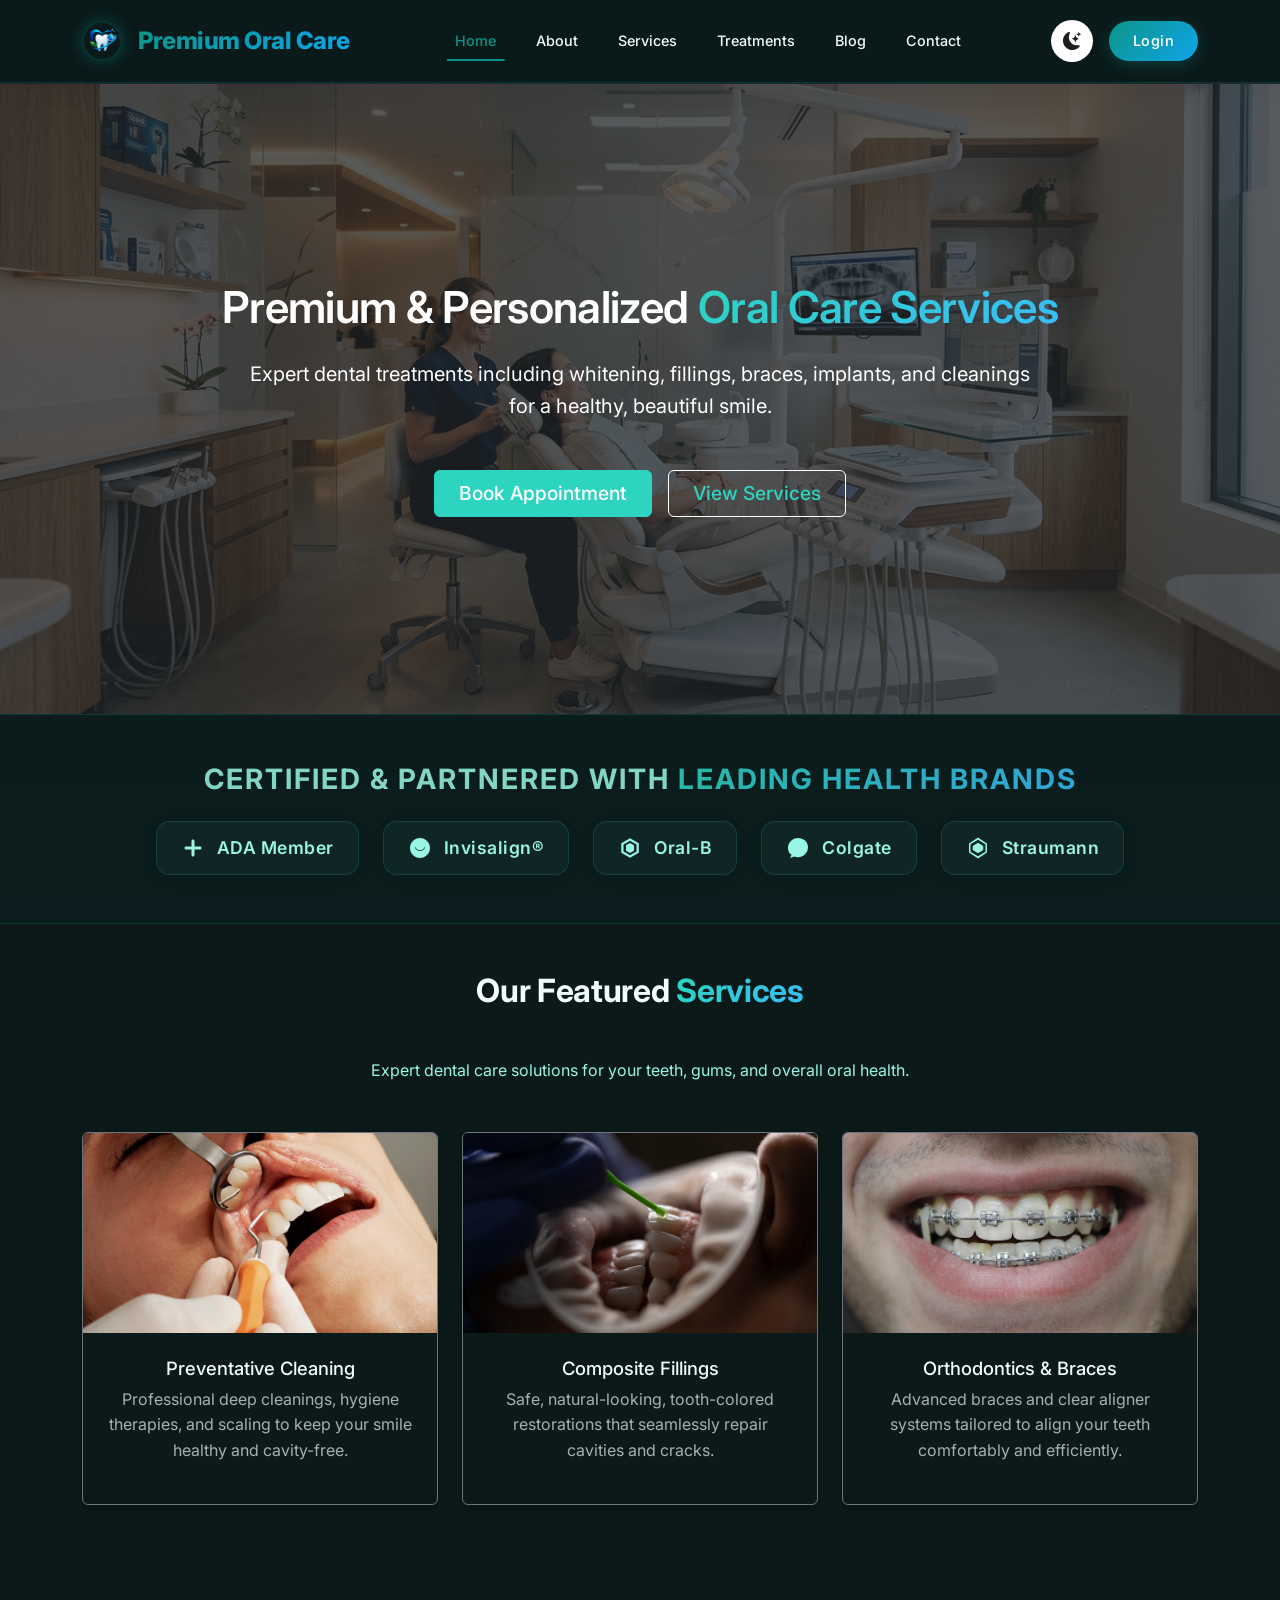
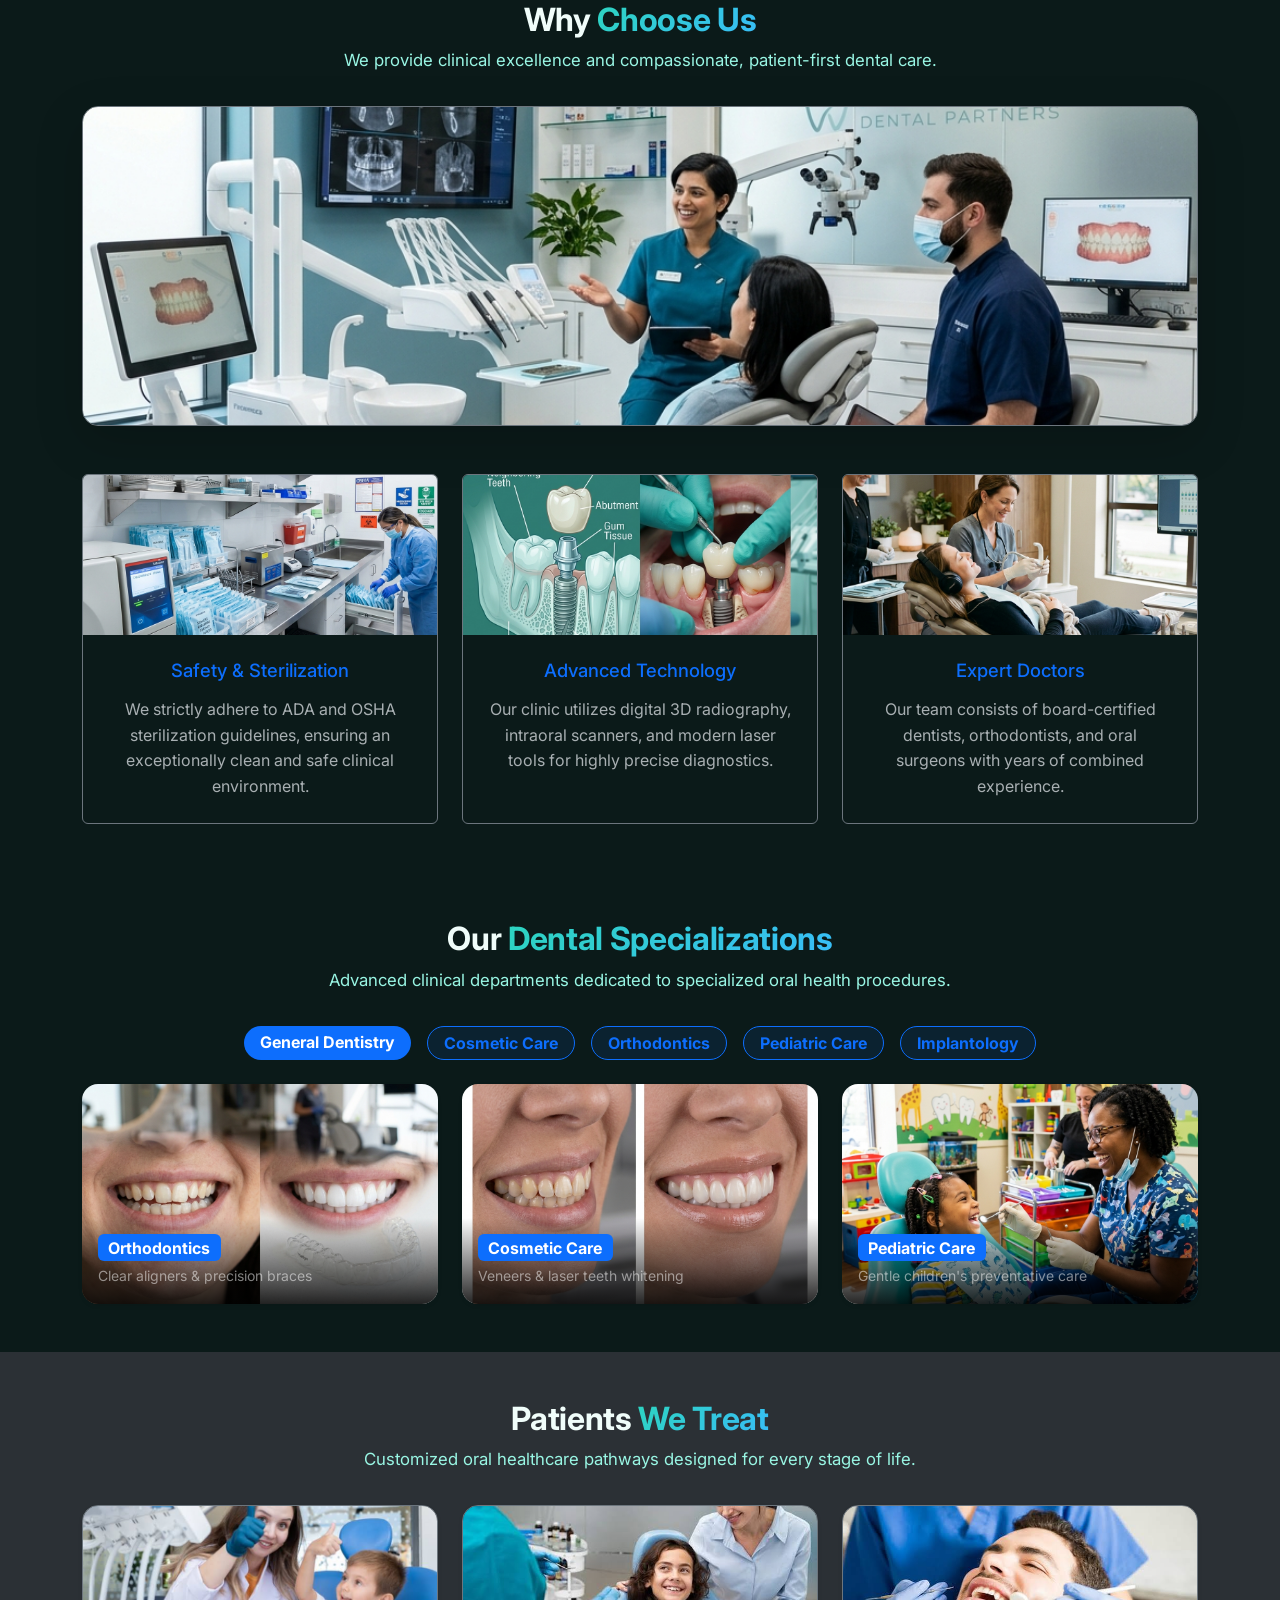
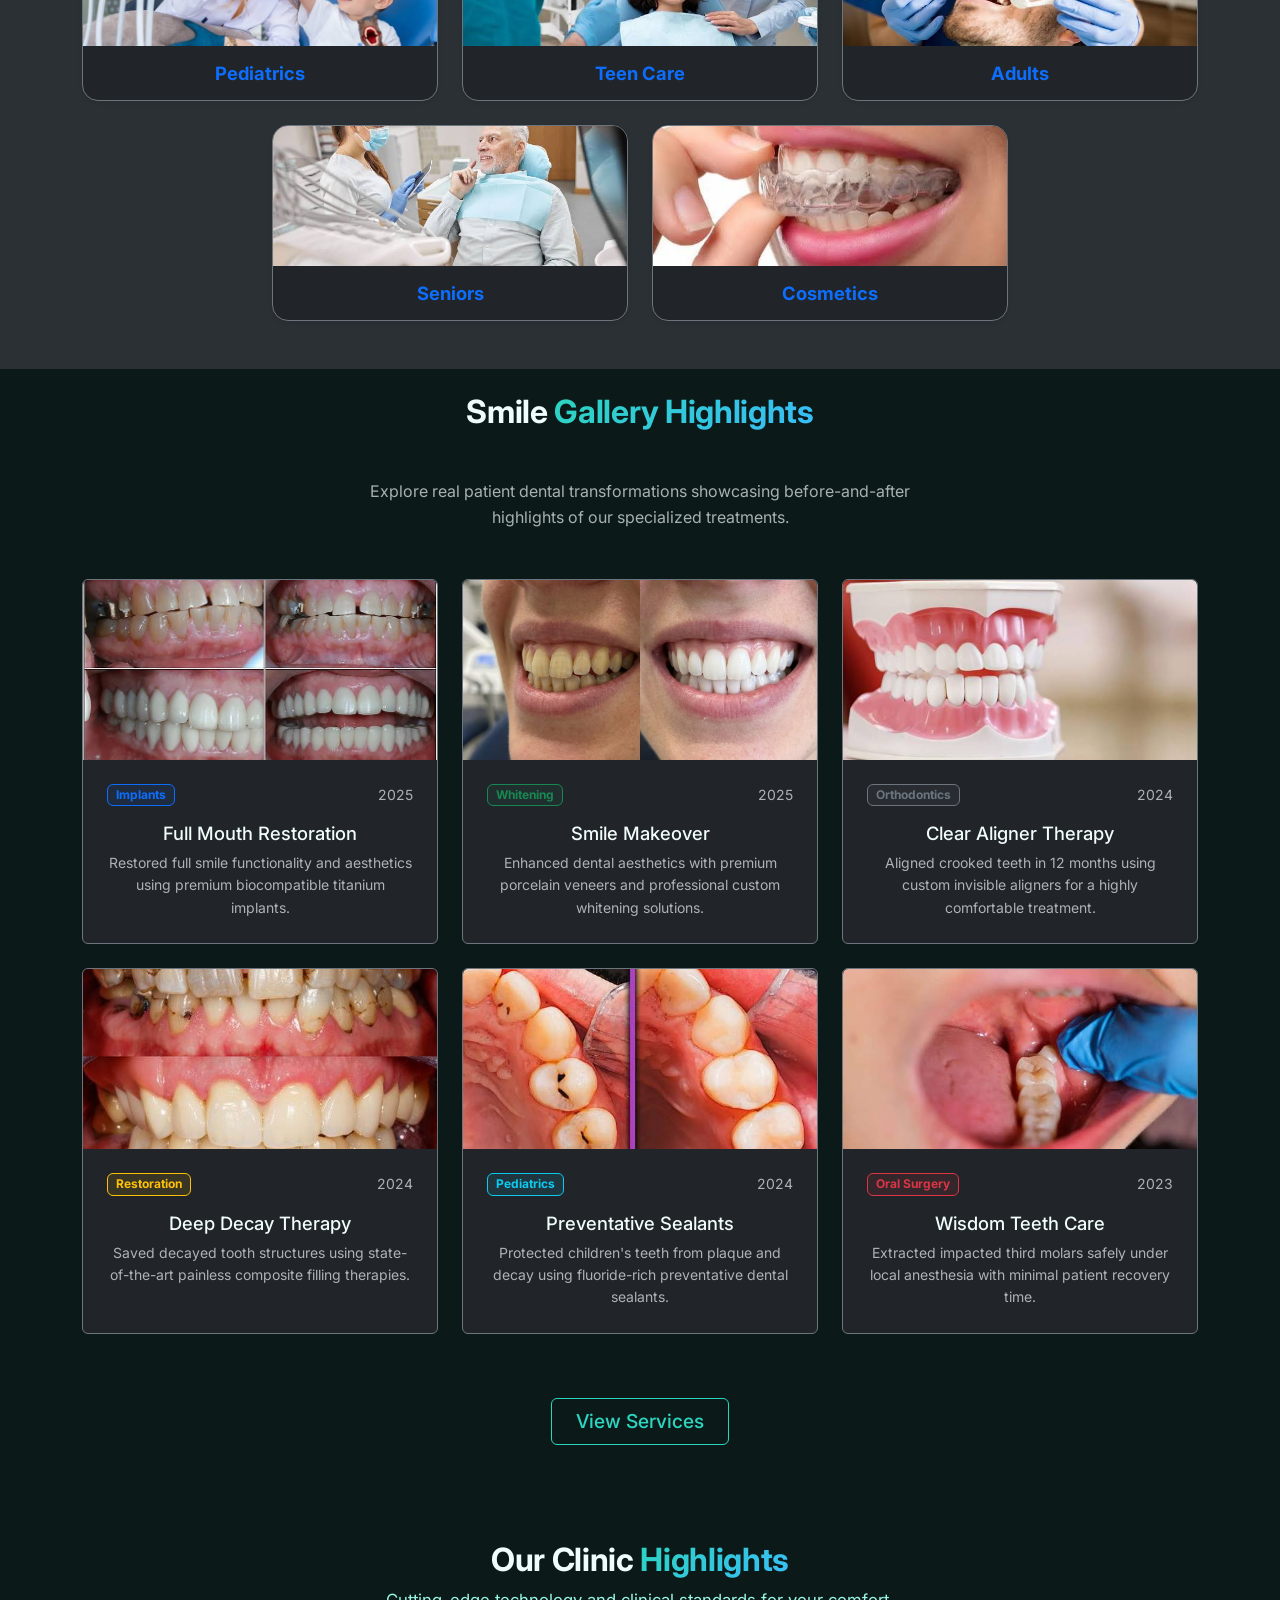
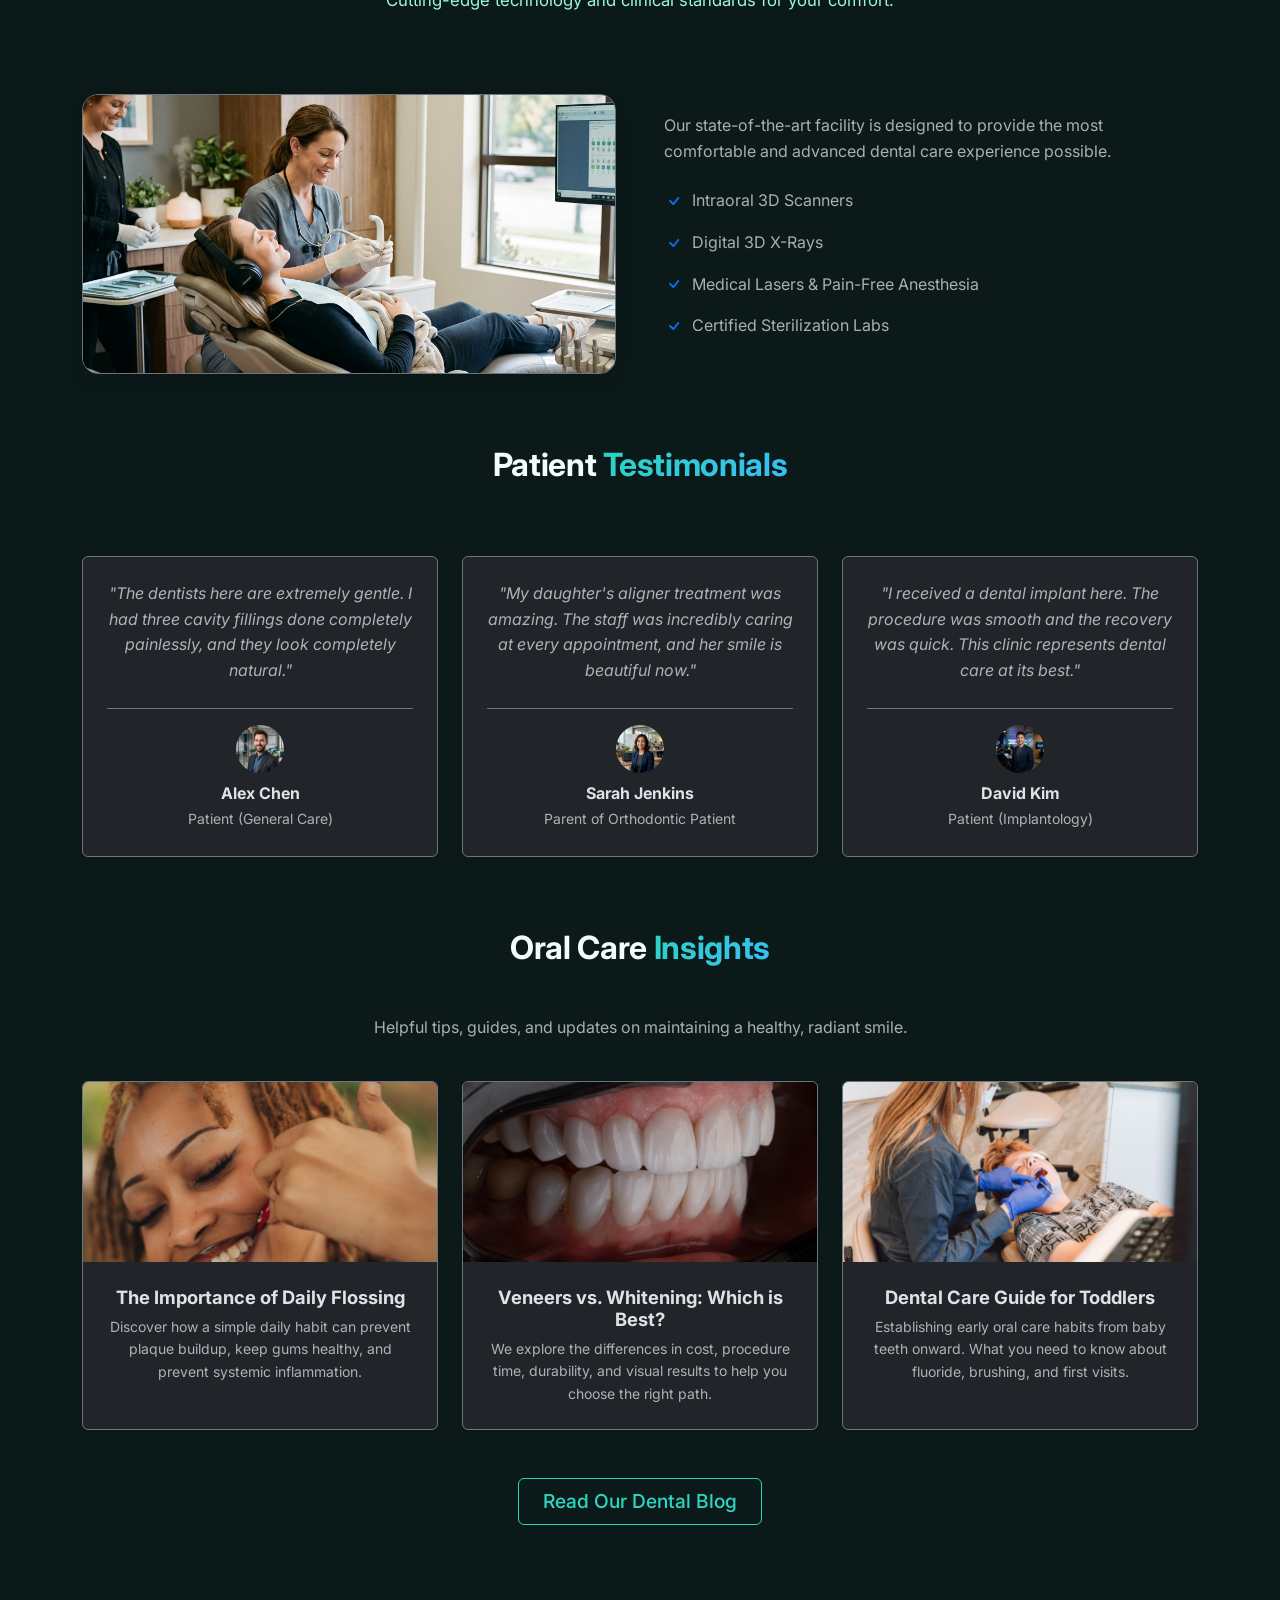
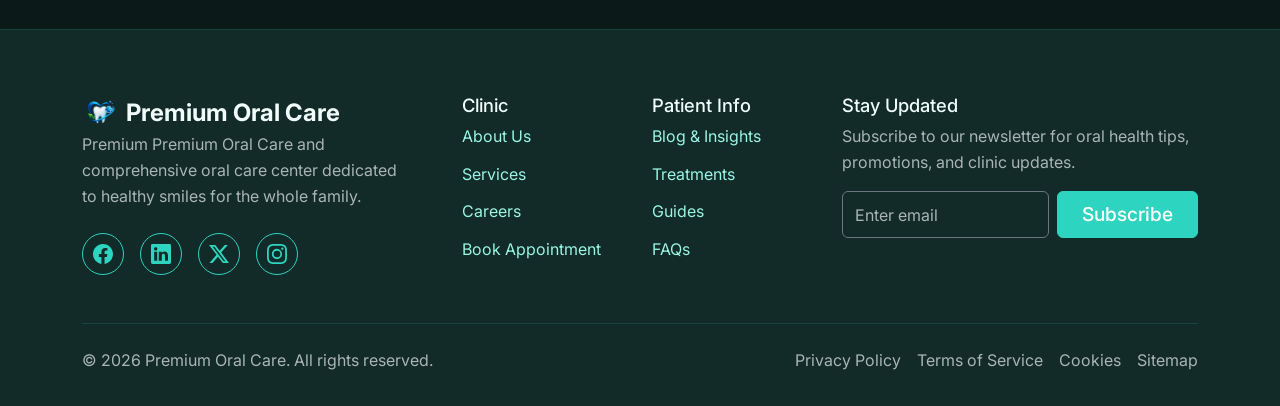
<file: index.html>
<!DOCTYPE html>
<html lang="en" data-bs-theme="dark">

<head>
    <meta charset="UTF-8">
    <meta name="viewport" content="width=device-width, initial-scale=1.0">
    <title>Premium Oral Care | Premium Oral Care Center</title>
    <meta name="description"
        content="Premium Premium Oral Care and Oral Care Center. Professional cleaning, fillings, braces, teeth whitening, and dental implants. Book your appointment today.">
    <!-- Bootstrap 5 CDN -->
    <link href="https://cdn.jsdelivr.net/npm/bootstrap@5.3.3/dist/css/bootstrap.min.css" rel="stylesheet">
    <!-- Custom CSS -->
    <link rel="stylesheet" href="assets/css/style.css?v=4">
    <link rel="stylesheet" href="assets/css/dark-mode.css">
    <link rel="stylesheet" href="assets/css/rtl.css">
    <link rel="icon" href="assets/images/logo11.png" type="image/png">
    <script>
        const savedTheme = localStorage.getItem('theme');
        if (savedTheme) {
            document.documentElement.setAttribute('data-bs-theme', savedTheme);
        }
        const savedDir = localStorage.getItem('dir');
        if (savedDir) {
            document.documentElement.setAttribute('dir', savedDir);
        }
    </script>
    <style>
        /* Force hero text white in all themes */
        .hero-section h1,
        .hero-section h2,
        .hero-section p {
            color: #ffffff !important;
        }

        .hero-section h1 span:not(.text-gradient) {
            color: #ffffff !important;
        }

        /* Mobile specific critical fixes */
        @media (max-width: 1199.98px) {
            .nav-links-premium .nav-link {
                display: inline-block !important;
                width: auto !important;
            }
            .action-buttons-premium {
                flex-direction: column !important;
                align-items: center !important;
                justify-content: center !important;
                width: 100% !important;
                margin-top: 1rem !important;
                gap: 1rem !important;
            }
            .theme-toggle-btn {
                background: #ffffff !important;
                color: #000000 !important;
                display: flex !important;
                align-items: center !important;
                justify-content: center !important;
                width: 42px !important;
                height: 42px !important;
                padding: 0 !important;
                border-radius: 50% !important;
                box-shadow: 0 0 5px rgba(255,255,255,0.2) !important;
                border: none !important;
            }
            [data-bs-theme="light"] .theme-toggle-btn {
                background: #000000 !important;
                color: #ffffff !important;
            }
            .theme-toggle-btn svg {
                width: 22px !important;
                height: 22px !important;
                min-width: 22px !important;
                min-height: 22px !important;
                fill: currentColor !important;
                display: block !important;
            }
            .btn-premium-login {
                text-align: center !important;
                display: inline-flex !important;
                justify-content: center !important;
                align-items: center !important;
                padding-left: 2rem !important;
                padding-right: 2rem !important;
            }
        }

        /* Card Hover Effects */
        .service-card,
        .industry-card,
        .card,
        .bg-body-surface .col-md-4>.p-4.border.rounded,
        .network-badge {
            transition: transform 0.3s ease-in-out, box-shadow 0.3s ease-in-out, border-color 0.3s ease-in-out !important;
        }

        .service-card:hover,
        .industry-card:hover,
        .card:hover,
        .bg-body-surface .col-md-4>.p-4.border.rounded:hover,
        .network-badge:hover {
            transform: translateY(-8px);
            box-shadow: 0 10px 30px rgba(13, 148, 136, 0.4), 0 0 20px rgba(13, 148, 136, 0.2) !important;
            /* Glow effect */
            border-color: var(--bs-primary) !important;
            z-index: 1;
        }

        /* Trusted By Logo Cards */
        .logo-card {
            background: var(--glass-bg);
            backdrop-filter: blur(12px);
            -webkit-backdrop-filter: blur(12px);
            border: 1px solid var(--glass-border);
            border-radius: 14px;
            padding: 12px 24px;
            display: flex;
            align-items: center;
            gap: 12px;
            color: var(--color-text-muted);
            transition: all 0.4s cubic-bezier(0.25, 0.8, 0.25, 1);
            text-decoration: none;
            box-shadow: 0 4px 15px rgba(0, 0, 0, 0.05);
        }

        .logo-card svg {
            transition: transform 0.4s ease, fill 0.4s ease;
            fill: var(--color-text-muted);
        }

        .logo-card span {
            font-size: 1.1rem;
            font-weight: 600;
            letter-spacing: 0.5px;
            transition: color 0.4s ease;
        }

        /* Hover Styles per Brand */
        .logo-card-ada:hover {
            border-color: rgba(13, 148, 136, 0.4) !important;
            box-shadow: 0 10px 25px rgba(13, 148, 136, 0.15), 0 0 15px rgba(13, 148, 136, 0.05) !important;
            transform: translateY(-5px);
        }

        .logo-card-ada:hover svg {
            fill: #0d9488 !important;
            transform: scale(1.1);
        }

        .logo-card-ada:hover span {
            color: #0d9488 !important;
        }

        .logo-card-invisalign:hover {
            border-color: rgba(14, 165, 233, 0.4) !important;
            box-shadow: 0 10px 25px rgba(14, 165, 233, 0.15), 0 0 15px rgba(14, 165, 233, 0.05) !important;
            transform: translateY(-5px);
        }

        .logo-card-invisalign:hover svg {
            fill: #0ea5e9 !important;
            transform: scale(1.1);
        }

        .logo-card-invisalign:hover span {
            color: #0ea5e9 !important;
        }

        .logo-card-oralb:hover {
            border-color: rgba(2, 132, 199, 0.4) !important;
            box-shadow: 0 10px 25px rgba(2, 132, 199, 0.15), 0 0 15px rgba(2, 132, 199, 0.05) !important;
            transform: translateY(-5px);
        }

        .logo-card-oralb:hover svg {
            fill: #0284c7 !important;
            transform: scale(1.1);
        }

        .logo-card-oralb:hover span {
            color: #0284c7 !important;
        }

        .logo-card-colgate:hover {
            border-color: rgba(239, 68, 68, 0.4) !important;
            box-shadow: 0 10px 25px rgba(239, 68, 68, 0.15), 0 0 15px rgba(239, 68, 68, 0.05) !important;
            transform: translateY(-5px);
        }

        .logo-card-colgate:hover svg {
            fill: #ef4444 !important;
            transform: scale(1.1);
        }

        .logo-card-colgate:hover span {
            color: #ef4444 !important;
        }

        .logo-card-straumann:hover {
            border-color: rgba(79, 70, 229, 0.4) !important;
            box-shadow: 0 10px 25px rgba(79, 70, 229, 0.15), 0 0 15px rgba(79, 70, 229, 0.05) !important;
            transform: translateY(-5px);
        }

        .logo-card-straumann:hover svg {
            fill: #4f46e5 !important;
            transform: scale(1.1);
        }

        .logo-card-straumann:hover span {
            color: #4f46e5 !important;
        }
    </style>
</head>

<body>
    <!-- Header / Navigation -->
        <!-- Premium Header / Navigation -->
    <header class="header-premium sticky-top" id="main-header">
        <nav class="navbar navbar-expand-xl py-3">
            <div class="container">
                <a class="navbar-brand d-flex align-items-center gap-3 fs-4 fw-bold premium-brand" href="index.html">
                    <img src="assets/images/logo11.png" alt="Premium Oral Care Logo" width="40" height="40"
                        class="rounded-circle brand-logo-glow">
                    <span>Premium Oral Care</span>
                </a>
                <button class="navbar-toggler custom-toggler" type="button" data-bs-toggle="collapse" data-bs-target="#mainNav">
                    <span class="navbar-toggler-icon"></span>
                </button>
                <div class="collapse navbar-collapse" id="mainNav">
                    <ul class="navbar-nav mx-auto mb-2 mb-lg-0 nav-links-premium">
                        <li class="nav-item"><a class="nav-link" href="index.html">Home</a></li>
                        <li class="nav-item"><a class="nav-link" href="about.html">About</a></li>
                        <li class="nav-item"><a class="nav-link" href="services.html">Services</a></li>
                        <li class="nav-item"><a class="nav-link" href="solutions.html">Treatments</a></li>
                        <li class="nav-item"><a class="nav-link" href="blog.html">Blog</a></li>
                        <li class="nav-item"><a class="nav-link" href="contact.html">Contact</a></li>
                    </ul>
                    <div class="d-flex gap-3 align-items-center action-buttons-premium">
                        <button class="btn theme-toggle-btn d-flex align-items-center justify-content-center"
                            onclick="let themeTarget = document.documentElement.getAttribute('data-bs-theme') === 'dark' ? 'light' : 'dark'; document.documentElement.setAttribute('data-bs-theme', themeTarget); localStorage.setItem('theme', themeTarget);"
                            title="Toggle Theme">
                            <svg xmlns="http://www.w3.org/2000/svg" width="18" height="18" fill="currentColor"
                                class="bi bi-moon-stars-fill" viewBox="0 0 16 16">
                                <path
                                    d="M6 .278a.768.768 0 0 1 .08.858 7.208 7.208 0 0 0-.878 3.46c0 4.021 3.278 7.277 7.318 7.277.527 0 1.04-.055 1.533-.16a.787.787 0 0 1 .81.316.733.733 0 0 1-.031.893A8.349 8.349 0 0 1 8.344 16C3.734 16 0 12.286 0 7.71 0 4.266 2.114 1.312 5.124.06A.752.752 0 0 1 6 .278z" />
                                <path
                                    d="M10.794 3.148a.217.217 0 0 1 .412 0l.387 1.162c.173.518.579.924 1.097 1.097l1.162.387a.217.217 0 0 1 0 .412l-1.162.387a1.734 1.734 0 0 0-1.097 1.097l-.387 1.162a.217.217 0 0 1-.412 0l-.387-1.162A1.734 1.734 0 0 0 9.31 6.593l-1.162-.387a.217.217 0 0 1 0-.412l1.162-.387a1.734 1.734 0 0 0 1.097-1.097l.387-1.162zM13.863.099a.145.145 0 0 1 .274 0l.258.774c.115.346.386.617.732.732l.774.258a.145.145 0 0 1 0 .274l-.774.258a1.156 1.156 0 0 0-.732.732l-.258.774a.145.145 0 0 1-.274 0l-.258-.774a1.156 1.156 0 0 0-.732-.732l-.774-.258a.145.145 0 0 1 0-.274l.774-.258c.346-.115.617-.386.732-.732L13.863.1z" />
                            </svg>
                        </button>
                        <a href="login.html" class="btn btn-premium-login d-flex align-items-center justify-content-center">Login</a>
                    </div>
                </div>
            </div>
        </nav>
    </header>

    <main>
        <!-- Section: Hero Banner -->
        <section class="hero-section text-center position-relative text-white"
            style="background-image: url('assets/images/home-hero-dental.jpg'); background-size: cover; background-position: center;">
            <div class="position-absolute top-0 start-0 w-100 h-100 bg-dark opacity-75"></div>
            <div class="container position-relative z-1">
                <h1 class="mb-4">Premium & Personalized <span class="text-gradient">Oral Care Services</span></h1>
                <p class="lead mx-auto mb-5" style="max-width: 800px;">Expert dental treatments including whitening,
                    fillings, braces, implants, and cleanings for a healthy, beautiful smile.</p>
                <div class="d-grid gap-3 d-sm-flex justify-content-sm-center">
                    <a href="contact.html" class="btn btn-primary-custom btn-lg">Book Appointment</a>
                    <a href="services.html" class="btn btn-outline-custom btn-lg text-white border-white">View
                        Services</a>
                </div>
            </div>
        </section>

        <!-- Section: Trusted By / Client Logos -->
        <section class="py-5 border-top border-bottom"
            style="border-color: var(--glass-border) !important; background: linear-gradient(180deg, rgba(13, 148, 136, 0.02) 0%, rgba(14, 165, 233, 0.02) 100%);">
            <div class="container text-center">
                <h2 class="mb-4 text-uppercase fw-bold text-center"
                    style="letter-spacing: 2px; font-size: clamp(1.25rem, 2.5vw, 1.75rem); color: var(--color-text-muted); opacity: 0.85;">
                    Certified & Partnered with <span class="text-gradient">Leading Health Brands</span>
                </h2>
                <div class="d-flex justify-content-center gap-4 flex-wrap align-items-center mt-4">
                    <!-- ADA -->
                    <div class="logo-card logo-card-ada">
                        <svg viewBox="0 0 24 24" width="24" height="24">
                            <path
                                d="M19 10.5h-5.5V5c0-.83-.67-1.5-1.5-1.5s-1.5.67-1.5 1.5v5.5H5c-.83 0-1.5.67-1.5 1.5s.67 1.5 1.5 1.5h5.5V19c0 .83.67 1.5 1.5 1.5s1.5-.67 1.5-1.5v-5.5H19c.83 0 1.5-.67 1.5-1.5s-.67-1.5-1.5-1.5z" />
                        </svg>
                        <span>ADA Member</span>
                    </div>
                    <!-- Invisalign -->
                    <div class="logo-card logo-card-invisalign">
                        <svg viewBox="0 0 24 24" width="24" height="24">
                            <path
                                d="M12 2C6.48 2 2 6.48 2 12s4.48 10 10 10 10-4.48 10-10S17.52 2 12 2zm0 13c-2.33 0-4.31-1.46-5.11-3.5.2-.08.41-.15.63-.22.68 1.76 2.39 3.02 4.48 3.02s3.8-1.26 4.48-3.02c.22.07.43.14.63.22-.8 2.04-2.78 3.5-5.11 3.5z" />
                        </svg>
                        <span>Invisalign®</span>
                    </div>
                    <!-- Oral-B -->
                    <div class="logo-card logo-card-oralb">
                        <svg viewBox="0 0 24 24" width="24" height="24">
                            <path
                                d="M12 2.25L3.25 7.3v9.4L12 21.75l8.75-5.05v-9.4L12 2.25zm6.5 13.25l-6.5 3.75-6.5-3.75V8.5l6.5-3.75 6.5 3.75v7zM12 7l-4 2.3v5.4l4 2.3 4-2.3V9.3L12 7z" />
                        </svg>
                        <span>Oral-B</span>
                    </div>
                    <!-- Colgate -->
                    <div class="logo-card logo-card-colgate">
                        <svg viewBox="0 0 24 24" width="24" height="24">
                            <path
                                d="M12 2C6.48 2 2 6.48 2 12c0 3.08 1.4 5.84 3.6 6.7L4 22l4.3-1.4c1.1.4 2.3.6 3.7.6 5.52 0 10-4.48 10-10S17.52 2 12 2z" />
                        </svg>
                        <span>Colgate</span>
                    </div>
                    <!-- Straumann -->
                    <div class="logo-card logo-card-straumann">
                        <svg viewBox="0 0 24 24" width="24" height="24">
                            <path
                                d="M12 1.5L3 7.5v9l9 6 9-6v-9l-9-6zm7.5 14.25L12 20.25l-7.5-4.5V8.25L12 3.75l7.5 4.5v7.5zM12 6.75l-5.25 3.15v4.2L12 17.25l5.25-3.15v-4.2L12 6.75z" />
                        </svg>
                        <span>Straumann</span>
                    </div>
                </div>
            </div>
        </section>

        <!-- Section: Services Overview -->
        <section class="py-4 my-4">
            <div class="container">
                <div class="text-center mb-5">
                    <h2 class="mb-5 text-center fw-bold">Our Featured <span class="text-gradient">Services</span></h2>
                    <p>Expert dental care solutions for your teeth, gums, and overall oral health.</p>
                </div>
                <div class="row g-4">
                    <div class="col-md-4 d-flex">
                        <div
                            class="service-card text-center w-100 h-100 p-0 overflow-hidden bg-transparent border border-secondary rounded">
                            <img src="assets/images/card-preventative-cleaning.jpg" alt="Preventative Cleaning"
                                class="w-100" style="height: 200px; object-fit: cover;">
                            <div class="p-4">
                                <h4>Preventative Cleaning</h4>
                                <p class="text-muted">Professional deep cleanings, hygiene therapies, and scaling to
                                    keep your smile healthy and cavity-free.</p>
                            </div>
                        </div>
                    </div>
                    <div class="col-md-4 d-flex">
                        <div
                            class="service-card text-center w-100 h-100 p-0 overflow-hidden bg-transparent border border-secondary rounded">
                            <img src="assets/images/card-composite-fillings.jpg" alt="Composite Fillings" class="w-100"
                                style="height: 200px; object-fit: cover;">
                            <div class="p-4">
                                <h4>Composite Fillings</h4>
                                <p class="text-muted">Safe, natural-looking, tooth-colored restorations that seamlessly
                                    repair cavities and cracks.</p>
                            </div>
                        </div>
                    </div>
                    <div class="col-md-4 d-flex">
                        <div
                            class="service-card text-center w-100 h-100 p-0 overflow-hidden bg-transparent border border-secondary rounded">
                            <img src="assets/images/card-orthodontics-braces.jpg" alt="Orthodontics & Braces"
                                class="w-100" style="height: 200px; object-fit: cover;">
                            <div class="p-4">
                                <h4>Orthodontics & Braces</h4>
                                <p class="text-muted">Advanced braces and clear aligner systems tailored to align your
                                    teeth comfortably and efficiently.</p>
                            </div>
                        </div>
                    </div>
                </div>
            </div>
        </section>

        <!-- Section: Why Choose Us -->
        <section class="py-5">
            <div class="container text-center">
                <h2 class="mb-2 text-center fw-bold">Why <span class="text-gradient">Choose Us</span></h2>
                <p class="section-subheading text-center">We provide clinical excellence and compassionate,
                    patient-first dental care.</p>
                <!-- Why Choose Us Image Banner -->
                <div class="mb-5">
                    <img src="assets/images/dental-clinic-team.png" alt="Expert Dental Team"
                        class="img-fluid rounded-4 shadow-lg border border-secondary w-100"
                        style="max-height: 320px; object-fit: cover;">
                </div>
                <div class="row g-4 text-center">
                    <div class="col-md-4 d-flex">
                        <div class="p-0 overflow-hidden bg-transparent border border-secondary rounded w-100 h-100">
                            <img src="assets/images/dental-sterilization.png" alt="Sterilization Standards"
                                class="w-100" style="height: 160px; object-fit: cover;">
                            <div class="p-4">
                                <h4 class="text-primary mb-3">Safety &amp; Sterilization</h4>
                                <p class="text-muted mb-0">We strictly adhere to ADA and OSHA sterilization guidelines,
                                    ensuring an exceptionally clean and safe clinical environment.</p>
                            </div>
                        </div>
                    </div>
                    <div class="col-md-4 d-flex">
                        <div class="p-0 overflow-hidden bg-transparent border border-secondary rounded w-100 h-100">
                            <img src="assets/images/dental-implant.png" alt="Advanced Dental Technology" class="w-100"
                                style="height: 160px; object-fit: cover;">
                            <div class="p-4">
                                <h4 class="text-primary mb-3">Advanced Technology</h4>
                                <p class="text-muted mb-0">Our clinic utilizes digital 3D radiography, intraoral
                                    scanners, and modern laser tools for highly precise diagnostics.</p>
                            </div>
                        </div>
                    </div>
                    <div class="col-md-4 d-flex">
                        <div class="p-0 overflow-hidden bg-transparent border border-secondary rounded w-100 h-100">
                            <img src="assets/images/dental-patient-care.png" alt="Expert Dental Doctors" class="w-100"
                                style="height: 160px; object-fit: cover;">
                            <div class="p-4">
                                <h4 class="text-primary mb-3">Expert Doctors</h4>
                                <p class="text-muted mb-0">Our team consists of board-certified dentists, orthodontists,
                                    and oral surgeons with years of combined experience.</p>
                            </div>
                        </div>
                    </div>
                </div>
            </div>
        </section>

        <!-- Section: Dental Specializations -->
        <section class="py-5">
            <div class="container text-center">
                <h2 class="mb-2 text-center fw-bold">Our <span class="text-gradient">Dental Specializations</span></h2>
                <p class="section-subheading text-center">Advanced clinical departments dedicated to specialized oral
                    health procedures.</p>
                <!-- Specializations Filter Tabs directly below heading -->
                <div class="d-flex justify-content-center gap-2 gap-md-3 flex-wrap mb-4">
                    <span class="badge bg-primary px-3 py-2 fs-6 rounded-pill">General Dentistry</span>
                    <span
                        class="badge border border-primary text-primary bg-primary bg-opacity-10 px-3 py-2 fs-6 rounded-pill">Cosmetic
                        Care</span>
                    <span
                        class="badge border border-primary text-primary bg-primary bg-opacity-10 px-3 py-2 fs-6 rounded-pill">Orthodontics</span>
                    <span
                        class="badge border border-primary text-primary bg-primary bg-opacity-10 px-3 py-2 fs-6 rounded-pill">Pediatric
                        Care</span>
                    <span
                        class="badge border border-primary text-primary bg-primary bg-opacity-10 px-3 py-2 fs-6 rounded-pill">Implantology</span>
                </div>
                <!-- Specializations Visual Grid -->
                <div class="row g-4 text-center">
                    <div class="col-md-4">
                        <div class="position-relative overflow-hidden rounded-4 shadow-sm h-100">
                            <img src="assets/images/invisalign-braces.png" alt="Orthodontics" class="w-100"
                                style="height: 220px; object-fit: cover; display:block;">
                            <div class="position-absolute bottom-0 start-0 w-100 p-3 text-start"
                                style="background: linear-gradient(transparent, rgba(0,0,0,0.85));">
                                <span class="badge bg-primary fs-6 mb-1">Orthodontics</span>
                                <p class="text-white-50 small mb-0">Clear aligners & precision braces</p>
                            </div>
                        </div>
                    </div>
                    <div class="col-md-4">
                        <div class="position-relative overflow-hidden rounded-4 shadow-sm h-100">
                            <img src="assets/images/porcelain-veneers.png" alt="Cosmetic Care" class="w-100"
                                style="height: 220px; object-fit: cover; display:block;">
                            <div class="position-absolute bottom-0 start-0 w-100 p-3 text-start"
                                style="background: linear-gradient(transparent, rgba(0,0,0,0.85));">
                                <span class="badge bg-primary fs-6 mb-1">Cosmetic Care</span>
                                <p class="text-white-50 small mb-0">Veneers & laser teeth whitening</p>
                            </div>
                        </div>
                    </div>
                    <div class="col-md-4">
                        <div class="position-relative overflow-hidden rounded-4 shadow-sm h-100">
                            <img src="assets/images/pediatric-dental.png" alt="Pediatric Care" class="w-100"
                                style="height: 220px; object-fit: cover; display:block;">
                            <div class="position-absolute bottom-0 start-0 w-100 p-3 text-start"
                                style="background: linear-gradient(transparent, rgba(0,0,0,0.85));">
                                <span class="badge bg-primary fs-6 mb-1">Pediatric Care</span>
                                <p class="text-white-50 small mb-0">Gentle children's preventative care</p>
                            </div>
                        </div>
                    </div>
                </div>
            </div>
        </section>

        <!-- Section: Patients We Treat -->
        <section class="py-5 bg-body-tertiary">
            <div class="container text-center">
                <h2 class="mb-2 text-center fw-bold">Patients <span class="text-gradient">We Treat</span></h2>
                <p class="section-subheading text-center">Customized oral healthcare pathways designed for every stage
                    of life.</p>
                <div class="row g-4 justify-content-center">
                    <div class="col-6 col-md-4 col-lg-2-4">
                        <div class="card h-100 border-secondary bg-body-surface overflow-hidden shadow-sm rounded-4">
                            <img src="assets/images/Pediatrics.jfif" alt="Pediatrics" class="card-img-top"
                                style="height: 140px; object-fit: cover;">
                            <div class="p-3 text-center">
                                <h6 class="fw-bold mb-0 text-primary">Pediatrics</h6>
                            </div>
                        </div>
                    </div>
                    <div class="col-6 col-md-4 col-lg-2-4">
                        <div class="card h-100 border-secondary bg-body-surface overflow-hidden shadow-sm rounded-4">
                            <img src="assets/images/TeenCare.jfif" alt="Teen Care" class="card-img-top"
                                style="height: 140px; object-fit: cover;">
                            <div class="p-3 text-center">
                                <h6 class="fw-bold mb-0 text-primary">Teen Care</h6>
                            </div>
                        </div>
                    </div>
                    <div class="col-6 col-md-4 col-lg-2-4">
                        <div class="card h-100 border-secondary bg-body-surface overflow-hidden shadow-sm rounded-4">
                            <img src="assets/images/Adults.jfif" alt="Adults" class="card-img-top"
                                style="height: 140px; object-fit: cover;">
                            <div class="p-3 text-center">
                                <h6 class="fw-bold mb-0 text-primary">Adults</h6>
                            </div>
                        </div>
                    </div>
                    <div class="col-6 col-md-4 col-lg-2-4">
                        <div class="card h-100 border-secondary bg-body-surface overflow-hidden shadow-sm rounded-4">
                            <img src="assets/images/Seniors.jfif" alt="Seniors" class="card-img-top"
                                style="height: 140px; object-fit: cover;">
                            <div class="p-3 text-center">
                                <h6 class="fw-bold mb-0 text-primary">Seniors</h6>
                            </div>
                        </div>
                    </div>
                    <div class="col-6 col-md-4 col-lg-2-4">
                        <div class="card h-100 border-secondary bg-body-surface overflow-hidden shadow-sm rounded-4">
                            <img src="assets/images/Cosmetics.jfif" alt="Cosmetics" class="card-img-top"
                                style="height: 140px; object-fit: cover;">
                            <div class="p-3 text-center">
                                <h6 class="fw-bold mb-0 text-primary">Cosmetics</h6>
                            </div>
                        </div>
                    </div>
                </div>
            </div>
        </section>

        <!-- Section: Featured Case Studies -->
        <!-- Section: Featured Case Studies / Gallery -->
        <section class="py-4 mb-4">
            <div class="container text-center">
                <h2 class="mb-5 text-center fw-bold">Smile <span class="text-gradient">Gallery Highlights</span></h2>
                <p class="text-muted mb-5 mx-auto" style="max-width: 600px;">Explore real patient dental transformations
                    showcasing before-and-after highlights of our specialized treatments.</p>

                <!-- Gallery Hero Image -->
                <div class="row g-4 mb-5 text-center">
                    <!-- Case Study 1 -->
                    <div class="col-md-4">
                        <div class="card h-100 border-secondary bg-body-surface overflow-hidden p-0">
                            <img src="assets/images/restoration.jfif" alt="Full Mouth Restoration" class="card-img-top"
                                style="height: 180px; object-fit: cover;">
                            <div class="p-4">
                                <div class="d-flex justify-content-between align-items-center mb-3">
                                    <span
                                        class="badge bg-primary bg-opacity-10 text-primary border border-primary">Implants</span>
                                    <span class="text-muted small">2025</span>
                                </div>
                                <h4 class="mb-2">Full Mouth Restoration</h4>
                                <p class="text-muted small mb-0">Restored full smile functionality and aesthetics using
                                    premium biocompatible titanium implants.</p>
                            </div>
                        </div>
                    </div>
                    <!-- Case Study 2 -->
                    <div class="col-md-4">
                        <div class="card h-100 border-secondary bg-body-surface overflow-hidden p-0">
                            <img src="assets/images/teeth-whitening.png" alt="Smile Makeover" class="card-img-top"
                                style="height: 180px; object-fit: cover;">
                            <div class="p-4">
                                <div class="d-flex justify-content-between align-items-center mb-3">
                                    <span
                                        class="badge bg-success bg-opacity-10 text-success border border-success">Whitening</span>
                                    <span class="text-muted small">2025</span>
                                </div>
                                <h4 class="mb-2">Smile Makeover</h4>
                                <p class="text-muted small mb-0">Enhanced dental aesthetics with premium porcelain
                                    veneers and professional custom whitening solutions.</p>
                            </div>
                        </div>
                    </div>
                    <!-- Case Study 3 -->
                    <div class="col-md-4">
                        <div class="card h-100 border-secondary bg-body-surface overflow-hidden p-0">
                            <img src="assets/images/Aligner.jfif" alt="Clear Aligner Therapy" class="card-img-top"
                                style="height: 180px; object-fit: cover;">
                            <div class="p-4">
                                <div class="d-flex justify-content-between align-items-center mb-3">
                                    <span
                                        class="badge bg-secondary bg-opacity-10 text-secondary border border-secondary">Orthodontics</span>
                                    <span class="text-muted small">2024</span>
                                </div>
                                <h4 class="mb-2">Clear Aligner Therapy</h4>
                                <p class="text-muted small mb-0">Aligned crooked teeth in 12 months using custom
                                    invisible aligners for a highly comfortable treatment.</p>
                            </div>
                        </div>
                    </div>
                    <!-- Case Study 4 -->
                    <div class="col-md-4">
                        <div class="card h-100 border-secondary bg-body-surface overflow-hidden p-0">
                            <img src="assets/images/decaytreat.jfif" alt="Deep Decay Therapy" class="card-img-top"
                                style="height: 180px; object-fit: cover;">
                            <div class="p-4">
                                <div class="d-flex justify-content-between align-items-center mb-3">
                                    <span
                                        class="badge bg-warning bg-opacity-10 text-warning border border-warning">Restoration</span>
                                    <span class="text-muted small">2024</span>
                                </div>
                                <h4 class="mb-2">Deep Decay Therapy</h4>
                                <p class="text-muted small mb-0">Saved decayed tooth structures using state-of-the-art
                                    painless composite filling therapies.</p>
                            </div>
                        </div>
                    </div>
                    <!-- Case Study 5 -->
                    <div class="col-md-4">
                        <div class="card h-100 border-secondary bg-body-surface overflow-hidden p-0">
                            <img src="assets/images/preventive.jfif" alt="Preventative Sealants" class="card-img-top"
                                style="height: 180px; object-fit: cover;">
                            <div class="p-4">
                                <div class="d-flex justify-content-between align-items-center mb-3">
                                    <span
                                        class="badge bg-info bg-opacity-10 text-info border border-info">Pediatrics</span>
                                    <span class="text-muted small">2024</span>
                                </div>
                                <h4 class="mb-2">Preventative Sealants</h4>
                                <p class="text-muted small mb-0">Protected children's teeth from plaque and decay using
                                    fluoride-rich preventative dental sealants.</p>
                            </div>
                        </div>
                    </div>
                    <!-- Case Study 6 -->
                    <div class="col-md-4">
                        <div class="card h-100 border-secondary bg-body-surface overflow-hidden p-0">
                            <img src="assets/images/Wisdom.jfif" alt="Wisdom Teeth Care" class="card-img-top"
                                style="height: 180px; object-fit: cover;">
                            <div class="p-4">
                                <div class="d-flex justify-content-between align-items-center mb-3">
                                    <span class="badge bg-danger bg-opacity-10 text-danger border border-danger">Oral
                                        Surgery</span>
                                    <span class="text-muted small">2023</span>
                                </div>
                                <h4 class="mb-2">Wisdom Teeth Care</h4>
                                <p class="text-muted small mb-0">Extracted impacted third molars safely under local
                                    anesthesia with minimal patient recovery time.</p>
                            </div>
                        </div>
                    </div>
                </div>

                <a href="services.html" class="btn btn-outline-custom mt-3">View Services</a>
            </div>
        </section>


        <!-- Section: Clinic Highlights -->
        <section class="py-5 bg-body-surface">
            <div class="container text-center">
                <h2 class="mb-2 text-center fw-bold">Our Clinic <span class="text-gradient">Highlights</span></h2>
                <p class="section-subheading text-center">Cutting-edge technology and clinical standards for your
                    comfort.</p>
                <div class="row g-5 align-items-center mt-2 text-start">
                    <div class="col-lg-6">
                        <img src="assets/images/dental-patient-care.png" alt="Comfortable Patient Experience"
                            class="img-fluid rounded-4 shadow border border-secondary w-100"
                            style="max-height: 280px; object-fit: cover;">
                    </div>
                    <div class="col-lg-6 text-start">
                        <p class="text-muted mb-4">Our state-of-the-art facility is designed to provide the most
                            comfortable and advanced dental care experience possible.</p>
                        <ul class="list-unstyled">
                            <li class="d-flex align-items-center mb-3 text-muted"><svg
                                    class="text-primary me-2 flex-shrink-0" width="20" height="20" fill="currentColor"
                                    viewBox="0 0 16 16">
                                    <path
                                        d="M10.97 4.97a.75.75 0 0 1 1.07 1.05l-3.99 4.99a.75.75 0 0 1-1.08.02L4.324 8.384a.75.75 0 1 1 1.06-1.06l2.094 2.093 3.473-4.425z" />
                                </svg> Intraoral 3D Scanners</li>
                            <li class="d-flex align-items-center mb-3 text-muted"><svg
                                    class="text-primary me-2 flex-shrink-0" width="20" height="20" fill="currentColor"
                                    viewBox="0 0 16 16">
                                    <path
                                        d="M10.97 4.97a.75.75 0 0 1 1.07 1.05l-3.99 4.99a.75.75 0 0 1-1.08.02L4.324 8.384a.75.75 0 1 1 1.06-1.06l2.094 2.093 3.473-4.425z" />
                                </svg> Digital 3D X-Rays</li>
                            <li class="d-flex align-items-center mb-3 text-muted"><svg
                                    class="text-primary me-2 flex-shrink-0" width="20" height="20" fill="currentColor"
                                    viewBox="0 0 16 16">
                                    <path
                                        d="M10.97 4.97a.75.75 0 0 1 1.07 1.05l-3.99 4.99a.75.75 0 0 1-1.08.02L4.324 8.384a.75.75 0 1 1 1.06-1.06l2.094 2.093 3.473-4.425z" />
                                </svg> Medical Lasers &amp; Pain-Free Anesthesia</li>
                            <li class="d-flex align-items-center text-muted"><svg
                                    class="text-primary me-2 flex-shrink-0" width="20" height="20" fill="currentColor"
                                    viewBox="0 0 16 16">
                                    <path
                                        d="M10.97 4.97a.75.75 0 0 1 1.07 1.05l-3.99 4.99a.75.75 0 0 1-1.08.02L4.324 8.384a.75.75 0 1 1 1.06-1.06l2.094 2.093 3.473-4.425z" />
                                </svg> Certified Sterilization Labs</li>
                        </ul>
                    </div>
                </div>
            </div>
        </section>

        <!-- Section: Testimonials -->
        <section class="py-4 mb-4">
            <div class="container text-center">
                <h2 class="mb-5 text-center fw-bold">Patient <span class="text-gradient">Testimonials</span></h2>
                <div class="row g-4 mt-3 text-center">
                    <div class="col-md-4">
                        <div class="card h-100 p-4 border-secondary bg-body-surface shadow-sm">
                            <p class="fst-italic text-muted mb-4">"The dentists here are extremely gentle. I had three
                                cavity fillings done completely painlessly, and they look completely natural."</p>
                            <div class="d-flex flex-column align-items-center mt-auto pt-3 border-top border-secondary">
                                <img src="assets/images/team_1.png" alt="Patient" class="rounded-circle mb-2"
                                    style="width: 48px; height: 48px; object-fit: cover;">
                                <div>
                                    <div class="fw-bold fs-6">Alex Chen</div>
                                    <small class="text-muted">Patient (General Care)</small>
                                </div>
                            </div>
                        </div>
                    </div>
                    <div class="col-md-4">
                        <div class="card h-100 p-4 border-secondary bg-body-surface shadow-sm">
                            <p class="fst-italic text-muted mb-4">"My daughter's aligner treatment was amazing. The
                                staff was incredibly caring at every appointment, and her smile is beautiful now."</p>
                            <div class="d-flex flex-column align-items-center mt-auto pt-3 border-top border-secondary">
                                <img src="assets/images/team_2.png" alt="Parent" class="rounded-circle mb-2"
                                    style="width: 48px; height: 48px; object-fit: cover;">
                                <div>
                                    <div class="fw-bold fs-6">Sarah Jenkins</div>
                                    <small class="text-muted">Parent of Orthodontic Patient</small>
                                </div>
                            </div>
                        </div>
                    </div>
                    <div class="col-md-4">
                        <div class="card h-100 p-4 border-secondary bg-body-surface shadow-sm">
                            <p class="fst-italic text-muted mb-4">"I received a dental implant here. The procedure was
                                smooth and the recovery was quick. This clinic represents dental care at its best."</p>
                            <div class="d-flex flex-column align-items-center mt-auto pt-3 border-top border-secondary">
                                <img src="assets/images/team-ceo.png" alt="Patient" class="rounded-circle mb-2"
                                    style="width: 48px; height: 48px; object-fit: cover;">
                                <div>
                                    <div class="fw-bold fs-6">David Kim</div>
                                    <small class="text-muted">Patient (Implantology)</small>
                                </div>
                            </div>
                        </div>
                    </div>
                </div>
            </div>
        </section>

        <!-- Section: Latest Insights -->
        <section class="py-4 mb-4">
            <div class="container text-center">
                <h2 class="mb-5 text-center fw-bold">Oral Care <span class="text-gradient">Insights</span></h2>
                <p class="text-muted">Helpful tips, guides, and updates on maintaining a healthy, radiant smile.</p>

                <div class="row g-4 mt-3 text-center mb-5">
                    <div class="col-md-4">
                        <div class="card h-100 border-secondary bg-body-surface overflow-hidden shadow-sm">
                            <img src="assets/images/card-daily-flossing.jpg" class="card-img-top"
                                alt="Dental Flossing Guide" style="height: 180px; object-fit: cover;">
                            <div class="card-body p-4 d-flex flex-column">
                                <h5 class="card-title fw-bold">The Importance of Daily Flossing</h5>
                                <p class="card-text text-muted small flex-grow-1">Discover how a simple daily habit can
                                    prevent plaque buildup, keep gums healthy, and prevent systemic inflammation.</p>
                            </div>
                        </div>
                    </div>
                    <div class="col-md-4">
                        <div class="card h-100 border-secondary bg-body-surface overflow-hidden shadow-sm">
                            <img src="assets/images/card-veneers-whitening.jpg" class="card-img-top"
                                alt="Veneers vs Whitening" style="height: 180px; object-fit: cover;">
                            <div class="card-body p-4 d-flex flex-column">
                                <h5 class="card-title fw-bold">Veneers vs. Whitening: Which is Best?</h5>
                                <p class="card-text text-muted small flex-grow-1">We explore the differences in cost,
                                    procedure time, durability, and visual results to help you choose the right path.
                                </p>
                            </div>
                        </div>
                    </div>
                    <div class="col-md-4">
                        <div class="card h-100 border-secondary bg-body-surface overflow-hidden shadow-sm">
                            <img src="assets/images/card-toddler-dental.jpg" class="card-img-top"
                                alt="Dental Care Guide for Toddlers" style="height: 180px; object-fit: cover;">
                            <div class="card-body p-4 d-flex flex-column">
                                <h5 class="card-title fw-bold">Dental Care Guide for Toddlers</h5>
                                <p class="card-text text-muted small flex-grow-1">Establishing early oral care habits
                                    from baby teeth onward. What you need to know about fluoride, brushing, and first
                                    visits.</p>
                            </div>
                        </div>
                    </div>
                </div>

                <a href="blog.html" class="btn btn-outline-custom">Read Our Dental Blog</a>
            </div>
        </section>
    </main>

    <!-- Mega Footer -->
    <footer class="mega-footer">
        <div class="container">
            <div class="row g-4 mb-4">
                <div class="col-lg-4 col-md-6">
                    <a class="navbar-brand d-flex align-items-center gap-2 fs-4 fw-bold" href="index.html"
                        style="padding: 0;">
                        <img src="assets/images/logo11.png" alt="Premium Oral Care Logo" width="36" height="36"
                            class="rounded-circle">
                        Premium Oral Care
                    </a>
                    <p class="text-muted pe-lg-4 mb-4">Premium Premium Oral Care and comprehensive oral care center
                        dedicated to healthy smiles for the whole family.</p>
                    <div class="d-flex gap-3">
                        <a href="#"
                            class="btn btn-outline-custom rounded-circle p-2 d-flex align-items-center justify-content-center"
                            style="width: 42px; height: 42px;" title="Facebook">
                            <svg xmlns="http://www.w3.org/2000/svg" width="20" height="20" fill="currentColor"
                                class="bi bi-facebook" viewBox="0 0 16 16">
                                <path
                                    d="M16 8.049c0-4.446-3.582-8.05-8-8.05C3.58 0-.002 3.603-.002 8.05c0 4.017 2.926 7.347 6.75 7.951v-5.625h-2.03V8.05H6.75V6.275c0-2.017 1.195-3.131 3.022-3.131.876 0 1.791.157 1.791.157v1.98h-1.009c-.993 0-1.303.621-1.303 1.258v1.51h2.218l-.354 2.326H9.25V16c3.824-.604 6.75-3.934 6.75-7.951z" />
                            </svg>
                        </a>
                        <a href="#"
                            class="btn btn-outline-custom rounded-circle p-2 d-flex align-items-center justify-content-center"
                            style="width: 42px; height: 42px;" title="LinkedIn">
                            <svg xmlns="http://www.w3.org/2000/svg" width="20" height="20" fill="currentColor"
                                class="bi bi-linkedin" viewBox="0 0 16 16">
                                <path
                                    d="M0 1.146C0 .513.526 0 1.175 0h13.65C15.474 0 16 .513 16 1.146v13.708c0 .633-.526 1.146-1.175 1.146H1.175C.526 16 0 15.487 0 14.854V1.146zm4.943 12.248V6.169H2.542v7.225h2.401zm-1.2-8.212c.837 0 1.358-.554 1.358-1.248-.015-.709-.52-1.248-1.342-1.248-.822 0-1.359.54-1.359 1.248 0 .694.521 1.248 1.327 1.248h.016zm4.908 8.212V9.359c0-.216.016-.432.08-.586.173-.431.568-.878 1.232-.878.869 0 1.216.662 1.216 1.634v3.865h2.401V9.25c0-2.22-1.184-3.252-2.764-3.252-1.274 0-1.845.7-2.165 1.193v.025h-.016a5.54 5.54 0 0 1 .016-.025V6.169h-2.4c.03.678 0 7.225 0 7.225h2.4z" />
                            </svg>
                        </a>
                        <a href="#"
                            class="btn btn-outline-custom rounded-circle p-2 d-flex align-items-center justify-content-center"
                            style="width: 42px; height: 42px;" title="X (Twitter)">
                            <svg xmlns="http://www.w3.org/2000/svg" width="20" height="20" fill="currentColor"
                                class="bi bi-twitter-x" viewBox="0 0 16 16">
                                <path
                                    d="M12.6.75h2.454l-5.36 6.142L16 15.25h-4.937l-3.867-5.07-4.425 5.07H.316l5.733-6.57L0 .75h5.063l3.495 4.633L12.601.75Zm-.86 13.028h1.36L4.323 2.145H2.865l8.875 11.633Z" />
                            </svg>
                        </a>
                        <a href="#"
                            class="btn btn-outline-custom rounded-circle p-2 d-flex align-items-center justify-content-center"
                            style="width: 42px; height: 42px;" title="Instagram">
                            <svg xmlns="http://www.w3.org/2000/svg" width="20" height="20" fill="currentColor"
                                class="bi bi-instagram" viewBox="0 0 16 16">
                                <path
                                    d="M8 0C5.829 0 5.556.01 4.703.048 3.85.088 3.269.222 2.76.42a3.917 3.917 0 0 0-1.417.923A3.927 3.927 0 0 0 .42 2.76C.222 3.268.087 3.85.048 4.7.01 5.555 0 5.827 0 8.001c0 2.172.01 2.444.048 3.297.04.852.174 1.433.372 1.942.205.526.478.972.923 1.417.444.445.89.719 1.416.923.51.198 1.09.333 1.942.372C5.555 15.99 5.827 16 8 16s2.444-.01 3.298-.048c.851-.04 1.434-.174 1.943-.372a3.916 3.916 0 0 0 1.416-.923c.445-.445.718-.891.923-1.417.197-.509.332-1.09.372-1.942C15.99 10.445 16 10.173 16 8s-.01-2.445-.048-3.299c-.04-.851-.175-1.433-.372-1.941a3.926 3.926 0 0 0-.923-1.417A3.911 3.911 0 0 0 13.24.42c-.51-.198-1.092-.333-1.943-.372C10.443.01 10.172 0 7.998 0h.003zm-.717 1.442h.718c2.136 0 2.389.007 3.232.046.78.036 1.204.166 1.486.275.373.145.64.319.92.599.28.28.453.546.598.92.11.281.24.705.275 1.485.039.843.047 1.096.047 3.231s-.008 2.389-.047 3.232c-.035.78-.166 1.203-.275 1.485a2.47 2.47 0 0 1-.599.919c-.28.28-.546.453-.92.598-.28.11-.704.24-1.485.276-.843.038-1.096.047-3.232.047s-2.39-.009-3.233-.047c-.78-.036-1.203-.166-1.485-.276a2.478 2.478 0 0 1-.92-.598 2.48 2.48 0 0 1-.6-.92c-.109-.281-.24-.705-.275-1.485-.038-.843-.046-1.096-.046-3.233 0-2.136.008-2.388.046-3.231.036-.78.166-1.204.276-1.486.145-.373.319-.64.599-.92.28-.28.546-.453.92-.598.282-.11.705-.24 1.485-.276.738-.034 1.024-.044 2.515-.045v.002zm4.988 1.328a.96.96 0 1 0 0 1.92.96.96 0 0 0 0-1.92zm-4.27 1.122a4.109 4.109 0 1 0 0 8.217 4.109 4.109 0 0 0 0-8.217zm0 1.441a2.667 2.667 0 1 1 0 5.334 2.667 2.667 0 0 1 0-5.334z" />
                            </svg>
                        </a>
                    </div>
                </div>
                <div class="col-lg-2 col-md-6">
                    <h5 class="footer-heading">Clinic</h5>
                    <a href="about.html" class="footer-link">About Us</a>
                    <a href="services.html" class="footer-link">Services</a>
                    <a href="#" class="footer-link">Careers</a>
                    <a href="contact.html" class="footer-link">Book Appointment</a>
                </div>
                <div class="col-lg-2 col-md-6">
                    <h5 class="footer-heading">Patient Info</h5>
                    <a href="blog.html" class="footer-link">Blog & Insights</a>
                    <a href="solutions.html" class="footer-link">Treatments</a>
                    <a href="#" class="footer-link">Guides</a>
                    <a href="#" class="footer-link">FAQs</a>
                </div>
                <div class="col-lg-4 col-md-12">
                    <h5 class="footer-heading">Stay Updated</h5>
                    <p class="text-muted mb-3">Subscribe to our newsletter for oral health tips, promotions, and clinic
                        updates.</p>
                    <form class="d-flex gap-2">
                        <input type="email" class="form-control bg-transparent border-secondary"
                            placeholder="Enter email" aria-label="Email" required>
                        <button class="btn btn-primary-custom px-4" type="submit">Subscribe</button>
                    </form>
                </div>
            </div>
            <div class="footer-bottom">
                <div class="text-muted">&copy; 2026 Premium Oral Care. All rights reserved.</div>
                <div class="d-flex gap-3 mt-3 mt-md-0">
                    <a href="#" class="text-muted text-decoration-none">Privacy Policy</a>
                    <a href="#" class="text-muted text-decoration-none">Terms of Service</a>
                    <a href="#" class="text-muted text-decoration-none">Cookies</a>
                    <a href="#" class="text-muted text-decoration-none">Sitemap</a>
                </div>
            </div>
        </div>
    </footer>

    <!-- Bootstrap JS -->
    <script src="https://cdn.jsdelivr.net/npm/bootstrap@5.3.3/dist/js/bootstrap.bundle.min.js"></script>
    <script src="assets/js/main.js"></script>

    <!-- Back to Top Button -->
    <a href="#" id="backToTop" title="Back to top">
        <svg xmlns="http://www.w3.org/2000/svg" width="24" height="24" fill="currentColor" class="bi bi-chevron-up"
            viewBox="0 0 16 16">
            <path fill-rule="evenodd"
                d="M7.646 4.646a.5.5 0 0 1 .708 0l6 6a.5.5 0 0 1-.708.708L8 5.707l-5.646 5.647a.5.5 0 0 1-.708-.708l6-6z" />
        </svg>
    </a>
</body>

</html>
</file>
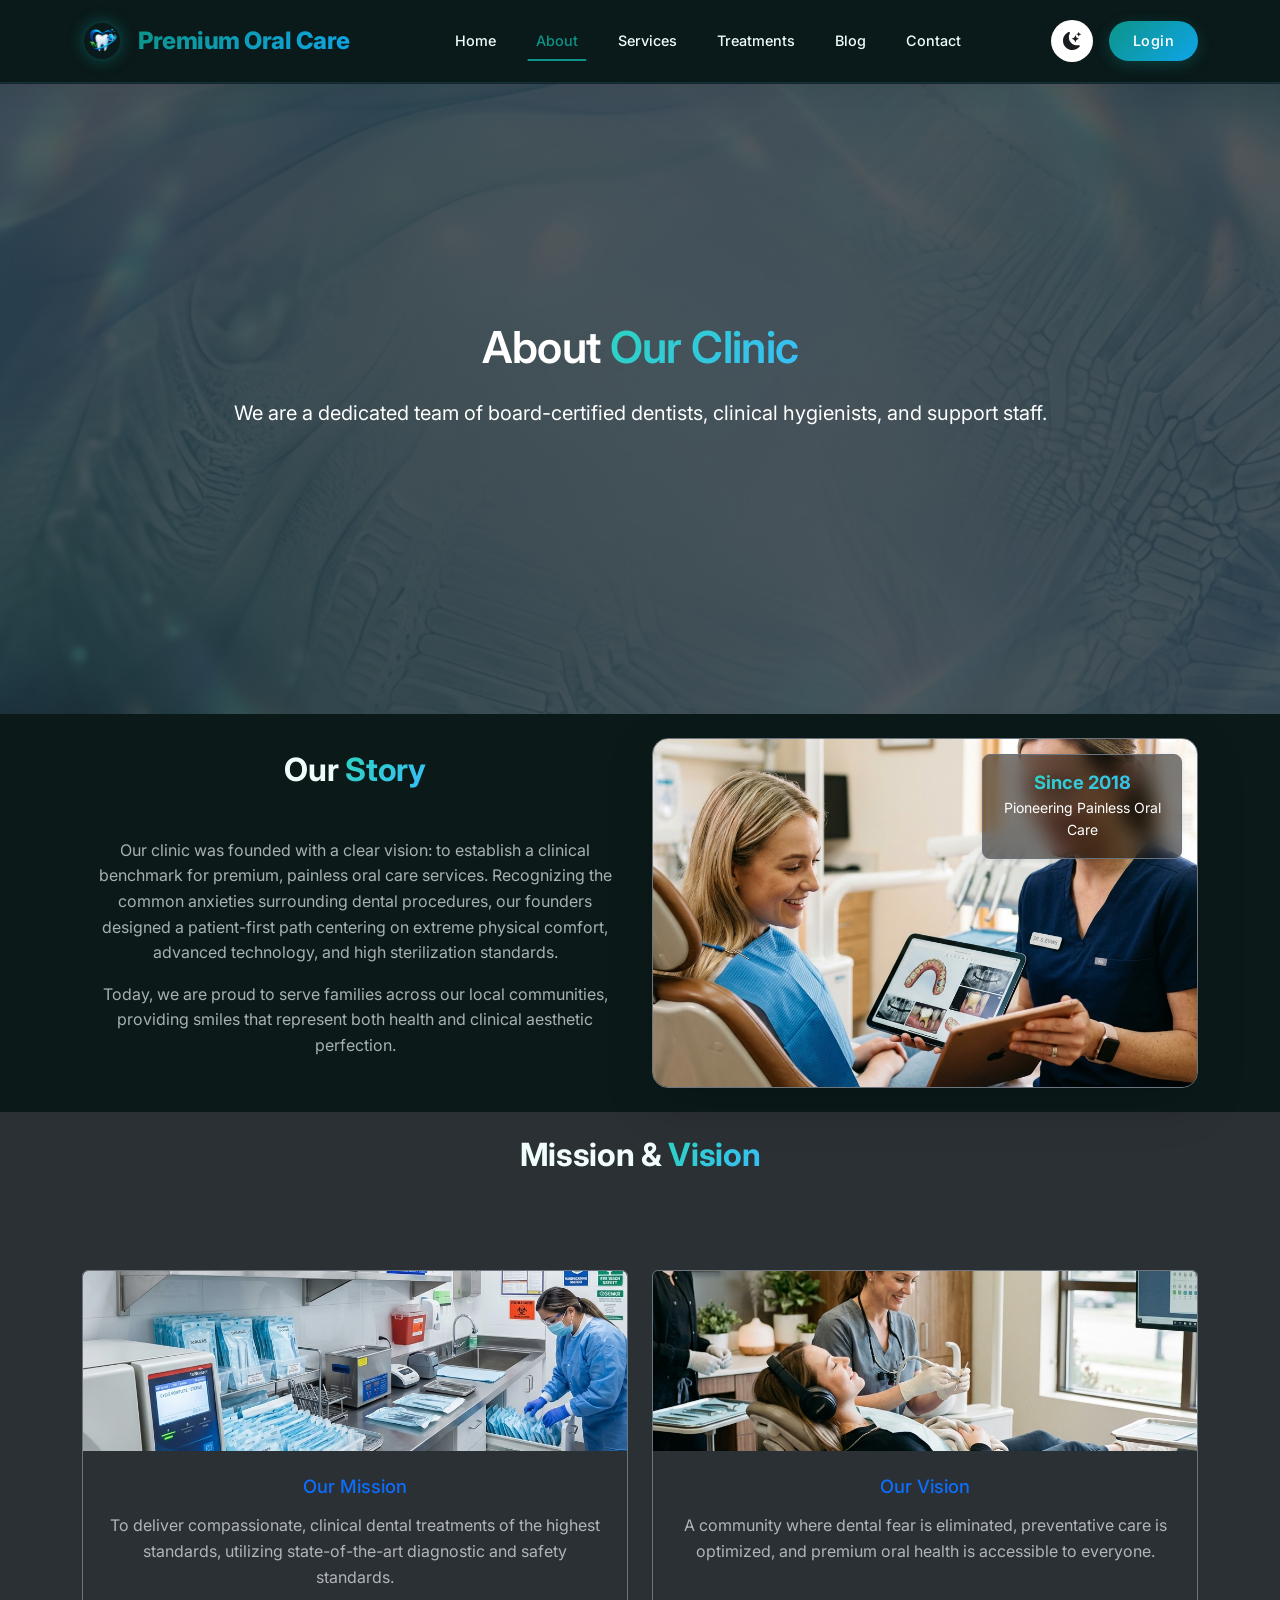
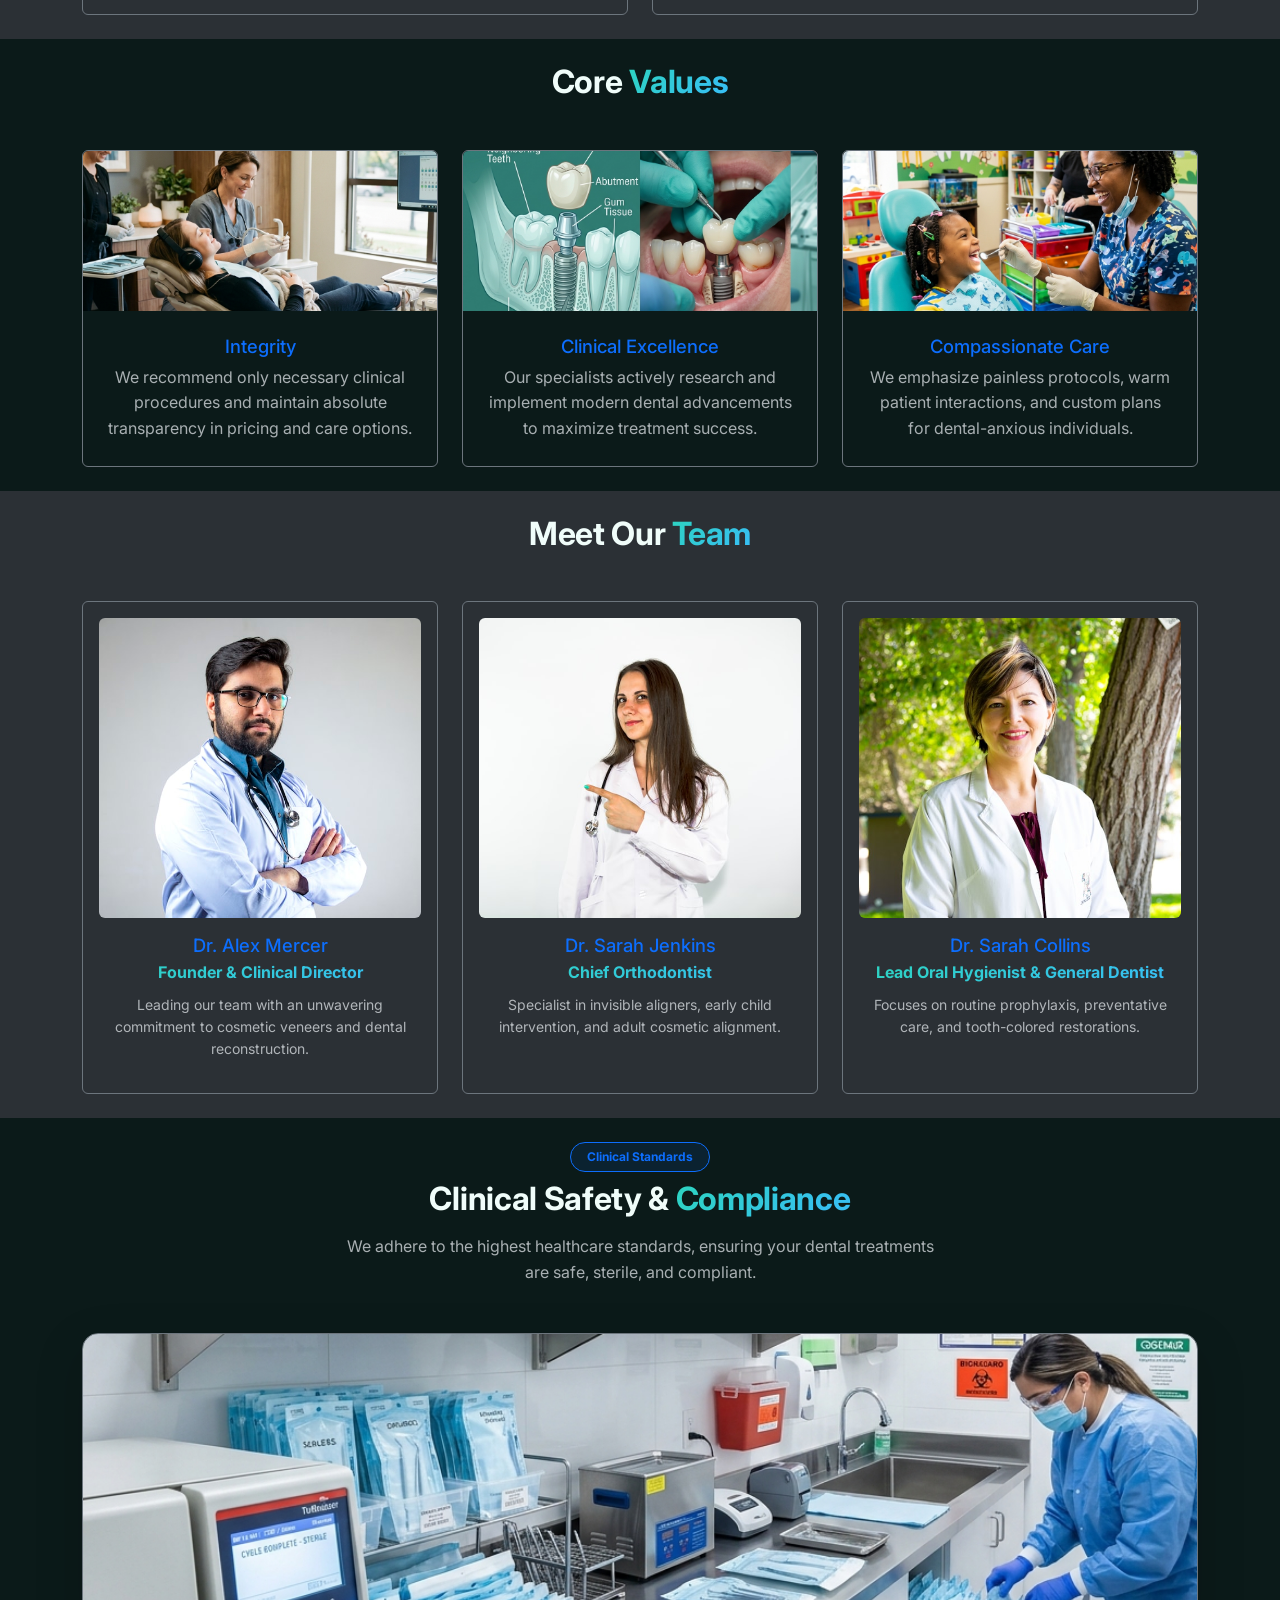
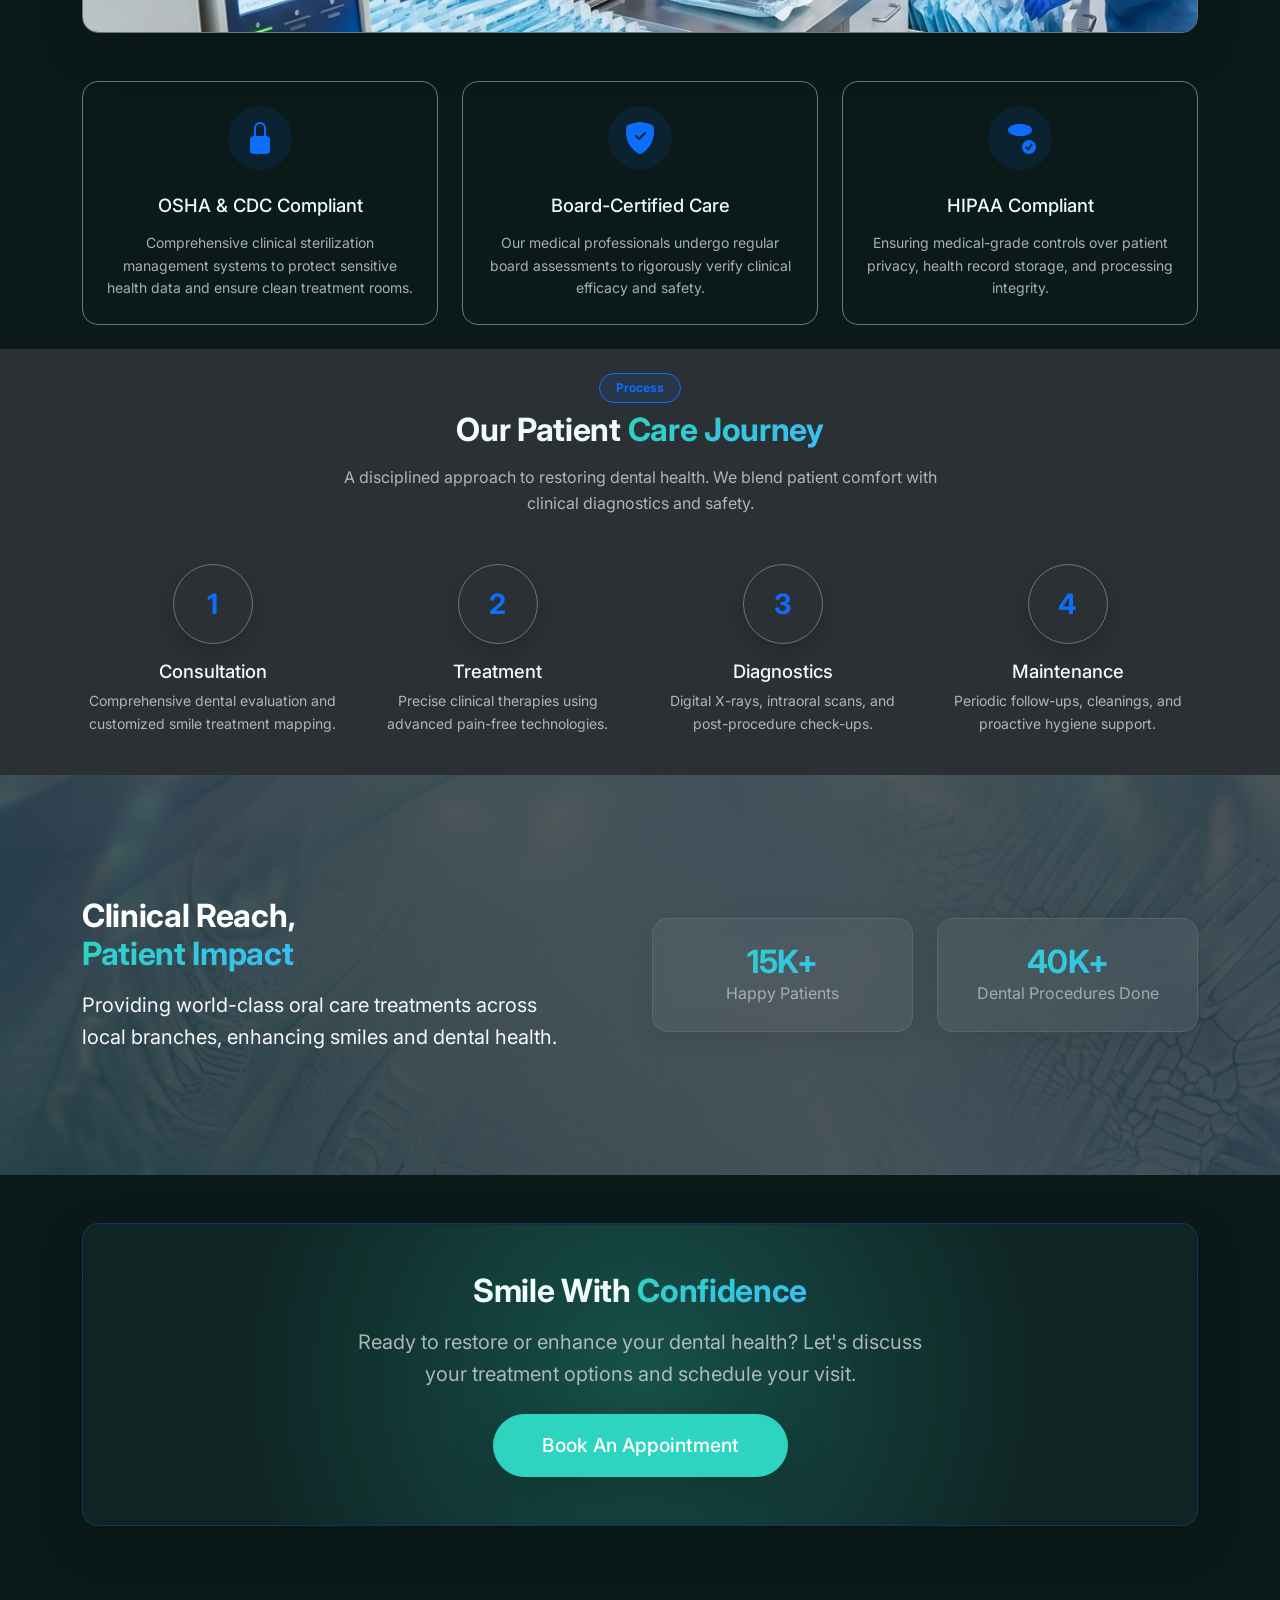
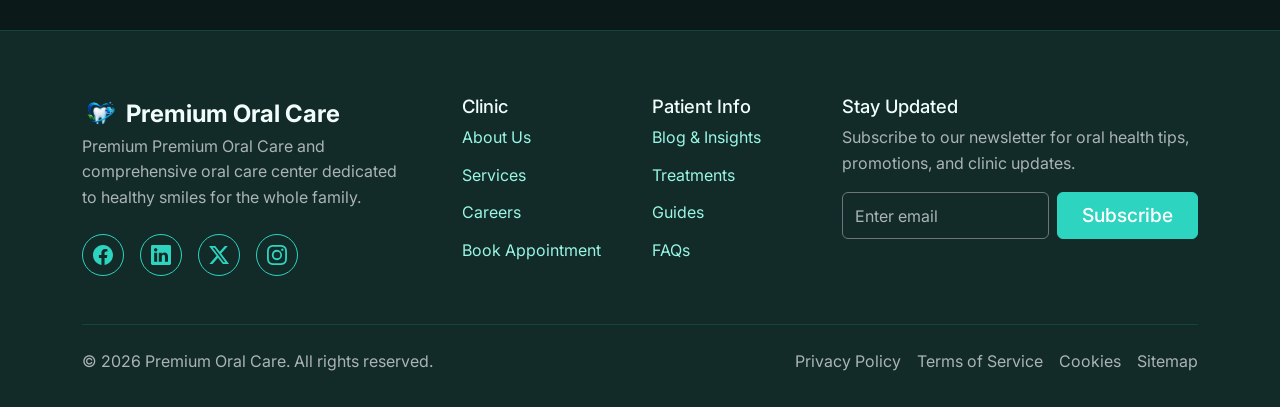
<file: about.html>
<!DOCTYPE html>
<html lang="en" data-bs-theme="dark">

<head>
    <meta charset="UTF-8">
    <meta name="viewport" content="width=device-width, initial-scale=1.0">
    <title>About Us | Premium Oral Care</title>
    <link href="https://cdn.jsdelivr.net/npm/bootstrap@5.3.3/dist/css/bootstrap.min.css" rel="stylesheet">
    <link rel="stylesheet" href="assets/css/style.css?v=2">
    <link rel="stylesheet" href="assets/css/dark-mode.css">
    <link rel="stylesheet" href="assets/css/rtl.css">
    <link rel="icon" href="assets/images/logo11.png" type="image/png">
    <script>
        const savedTheme = localStorage.getItem('theme');
        if (savedTheme) {
            document.documentElement.setAttribute('data-bs-theme', savedTheme);
        }
        const savedDir = localStorage.getItem('dir');
        if (savedDir) {
            document.documentElement.setAttribute('dir', savedDir);
        }
    </script>
    <style>
        /* Force hero text white in all themes */
        .hero-section h1,
        .hero-section h2,
        .hero-section p {
            color: #ffffff !important;
        }

        .hero-section h1 span:not(.text-gradient) {
            color: #ffffff !important;
        }
    </style>
</head>

<body>
    <!-- Top Header / Navbar -->
        <!-- Premium Header / Navigation -->
    <header class="header-premium sticky-top" id="main-header">
        <nav class="navbar navbar-expand-xl py-3">
            <div class="container">
                <a class="navbar-brand d-flex align-items-center gap-3 fs-4 fw-bold premium-brand" href="index.html">
                    <img src="assets/images/logo11.png" alt="Premium Oral Care Logo" width="40" height="40"
                        class="rounded-circle brand-logo-glow">
                    <span>Premium Oral Care</span>
                </a>
                <button class="navbar-toggler custom-toggler" type="button" data-bs-toggle="collapse" data-bs-target="#mainNav">
                    <span class="navbar-toggler-icon"></span>
                </button>
                <div class="collapse navbar-collapse" id="mainNav">
                    <ul class="navbar-nav mx-auto mb-2 mb-lg-0 nav-links-premium">
                        <li class="nav-item"><a class="nav-link" href="index.html">Home</a></li>
                        <li class="nav-item"><a class="nav-link" href="about.html">About</a></li>
                        <li class="nav-item"><a class="nav-link" href="services.html">Services</a></li>
                        <li class="nav-item"><a class="nav-link" href="solutions.html">Treatments</a></li>
                        <li class="nav-item"><a class="nav-link" href="blog.html">Blog</a></li>
                        <li class="nav-item"><a class="nav-link" href="contact.html">Contact</a></li>
                    </ul>
                    <div class="d-flex gap-3 align-items-center action-buttons-premium">
                        <button class="btn theme-toggle-btn d-flex align-items-center justify-content-center"
                            onclick="let themeTarget = document.documentElement.getAttribute('data-bs-theme') === 'dark' ? 'light' : 'dark'; document.documentElement.setAttribute('data-bs-theme', themeTarget); localStorage.setItem('theme', themeTarget);"
                            title="Toggle Theme">
                            <svg xmlns="http://www.w3.org/2000/svg" width="18" height="18" fill="currentColor"
                                class="bi bi-moon-stars-fill" viewBox="0 0 16 16">
                                <path
                                    d="M6 .278a.768.768 0 0 1 .08.858 7.208 7.208 0 0 0-.878 3.46c0 4.021 3.278 7.277 7.318 7.277.527 0 1.04-.055 1.533-.16a.787.787 0 0 1 .81.316.733.733 0 0 1-.031.893A8.349 8.349 0 0 1 8.344 16C3.734 16 0 12.286 0 7.71 0 4.266 2.114 1.312 5.124.06A.752.752 0 0 1 6 .278z" />
                                <path
                                    d="M10.794 3.148a.217.217 0 0 1 .412 0l.387 1.162c.173.518.579.924 1.097 1.097l1.162.387a.217.217 0 0 1 0 .412l-1.162.387a1.734 1.734 0 0 0-1.097 1.097l-.387 1.162a.217.217 0 0 1-.412 0l-.387-1.162A1.734 1.734 0 0 0 9.31 6.593l-1.162-.387a.217.217 0 0 1 0-.412l1.162-.387a1.734 1.734 0 0 0 1.097-1.097l.387-1.162zM13.863.099a.145.145 0 0 1 .274 0l.258.774c.115.346.386.617.732.732l.774.258a.145.145 0 0 1 0 .274l-.774.258a1.156 1.156 0 0 0-.732.732l-.258.774a.145.145 0 0 1-.274 0l-.258-.774a1.156 1.156 0 0 0-.732-.732l-.774-.258a.145.145 0 0 1 0-.274l.774-.258c.346-.115.617-.386.732-.732L13.863.1z" />
                            </svg>
                        </button>
                        <a href="login.html" class="btn btn-premium-login d-flex align-items-center justify-content-center">Login</a>
                    </div>
                </div>
            </div>
        </nav>
    </header>

    <main>
        <section class="hero-section text-center position-relative text-white"
            style="background-image: url('assets/images/about-hero-bg.png'); background-size: cover; background-position: center;">
            <div class="position-absolute top-0 start-0 w-100 h-100 bg-dark opacity-75"></div>
            <div class="container position-relative z-1">
                <h1 class="mb-4">About <span class="text-gradient">Our Clinic</span></h1>
                <p class="lead mx-auto mb-5">We are a dedicated team of board-certified dentists, clinical hygienists,
                    and support staff.</p>
            </div>
        </section>

        <!-- Sections outline based on specs -->
        <section class="py-4 text-center">
            <div class="container">
                <div class="row g-4 align-items-center text-center">
                    <div class="col-lg-6">
                        <h2 class="text-center fw-bold mb-5">Our <span class="text-gradient">Story</span></h2>
                        <p class="text-muted mt-4">Our clinic was founded with a clear vision: to establish a clinical
                            benchmark for premium, painless oral care services. Recognizing the common anxieties
                            surrounding dental procedures, our founders designed a patient-first path centering on
                            extreme physical comfort, advanced technology, and high sterilization standards.</p>
                        <p class="text-muted">Today, we are proud to serve families across our local communities,
                            providing smiles that represent both health and clinical aesthetic perfection.</p>
                    </div>
                    <div class="col-lg-6">
                        <div class="position-relative">
                            <img src="assets/images/about-story.png" alt="Our Story"
                                class="img-fluid rounded-4 shadow-lg border border-secondary w-100"
                                style="max-height: 350px; object-fit: cover;">
                            <div class="position-absolute top-0 end-0 m-3 glass-panel p-3 rounded-3 shadow-sm border border-secondary"
                                style="max-width: 200px; background: rgba(0, 0, 0, 0.5); backdrop-filter: blur(10px);">
                                <h5 class="text-gradient fw-bold mb-1">Since 2018</h5>
                                <p class="mb-0 text-white small">Pioneering Painless Oral Care</p>
                            </div>
                        </div>
                    </div>
                </div>
            </div>
        </section>
        <section class="py-4 text-center bg-body-tertiary">
            <div class="container">
                <h2 class="mb-5 text-center fw-bold">Mission & <span class="text-gradient">Vision</span></h2>
                <!-- Mission/Vision Banner -->
                <div class="mb-5 position-relative overflow-hidden rounded-4">
                    <div class="position-absolute top-0 start-0 w-100 h-100" style="background: rgba(0,0,0,0.45);">
                    </div>
                    <div class="position-absolute top-50 start-50 translate-middle text-white text-center">
                        <h3 class="fw-bold">Committed to Excellence in Every Smile</h3>
                        <p class="text-white-50">Excellence • Compassion • Innovation</p>
                    </div>
                </div>
                <div class="row g-4 text-center">
                    <div class="col-md-6 d-flex">
                        <div class="card p-0 bg-transparent border-secondary rounded w-100 h-100 overflow-hidden">
                            <img src="assets/images/dental-sterilization.png" alt="Our Mission" class="card-img-top"
                                style="height: 180px; object-fit: cover;">
                            <div class="p-4">
                                <h4 class="text-primary mb-3">Our Mission</h4>
                                <p class="text-muted mb-0">To deliver compassionate, clinical dental treatments of the
                                    highest standards, utilizing state-of-the-art diagnostic and safety standards.</p>
                            </div>
                        </div>
                    </div>
                    <div class="col-md-6 d-flex">
                        <div class="card p-0 bg-transparent border-secondary rounded w-100 h-100 overflow-hidden">
                            <img src="assets/images/dental-patient-care.png" alt="Our Vision" class="card-img-top"
                                style="height: 180px; object-fit: cover;">
                            <div class="p-4">
                                <h4 class="text-primary mb-3">Our Vision</h4>
                                <p class="text-muted mb-0">A community where dental fear is eliminated, preventative
                                    care is optimized, and premium oral health is accessible to everyone.</p>
                            </div>
                        </div>
                    </div>
                </div>
            </div>
        </section>
        <section class="py-4 text-center">
            <div class="container">
                <h2 class="mb-5 text-center fw-bold">Core <span class="text-gradient">Values</span></h2>
                <div class="row g-4 text-center">
                    <div class="col-md-4 d-flex">
                        <div class="card bg-transparent border-secondary w-100 h-100 p-0 overflow-hidden">
                            <img src="assets/images/dental-patient-care.png" alt="Integrity" class="card-img-top"
                                style="height: 160px; object-fit: cover;">
                            <div class="p-4">
                                <h4 class="text-primary">Integrity</h4>
                                <p class="text-muted mb-0">We recommend only necessary clinical procedures and maintain
                                    absolute transparency in pricing and care options.</p>
                            </div>
                        </div>
                    </div>
                    <div class="col-md-4 d-flex">
                        <div class="card bg-transparent border-secondary w-100 h-100 p-0 overflow-hidden">
                            <img src="assets/images/dental-implant.png" alt="Clinical Excellence" class="card-img-top"
                                style="height: 160px; object-fit: cover;">
                            <div class="p-4">
                                <h4 class="text-primary">Clinical Excellence</h4>
                                <p class="text-muted mb-0">Our specialists actively research and implement modern dental
                                    advancements to maximize treatment success.</p>
                            </div>
                        </div>
                    </div>
                    <div class="col-md-4 d-flex">
                        <div class="card bg-transparent border-secondary w-100 h-100 p-0 overflow-hidden">
                            <img src="assets/images/pediatric-dental.png" alt="Compassionate Care" class="card-img-top"
                                style="height: 160px; object-fit: cover;">
                            <div class="p-4">
                                <h4 class="text-primary">Compassionate Care</h4>
                                <p class="text-muted mb-0">We emphasize painless protocols, warm patient interactions,
                                    and custom plans for dental-anxious individuals.</p>
                            </div>
                        </div>
                    </div>
                </div>
            </div>
        </section>
        <section class="py-4 text-center bg-body-tertiary">
            <div class="container">
                <h2 class="mb-5 text-center fw-bold">Meet Our <span class="text-gradient">Team</span></h2>
                <div class="row g-4 text-center">
                    <!-- Team Member 1 (CEO/Founder) -->
                    <div class="col-md-4">
                        <div class="card bg-transparent border border-secondary rounded w-100 h-100 p-3">
                            <img src="assets/images/doctor-alex-mercer.jpg" alt="Clinical Director"
                                class="img-fluid rounded mb-3" style="object-fit: cover; height: 300px; width: 100%;">
                            <h4 class="text-primary mb-1">Dr. Alex Mercer</h4>
                            <p class="text-gradient fw-bold mb-2">Founder & Clinical Director</p>
                            <p class="text-muted small">Leading our team with an unwavering commitment to cosmetic
                                veneers and dental reconstruction.</p>
                        </div>
                    </div>
                    <!-- Team Member 2 (CTO/Orthodontist) -->
                    <div class="col-md-4">
                        <div class="card bg-transparent border border-secondary rounded w-100 h-100 p-3">
                            <img src="assets/images/doctor-sarah-jenkins.jpg" alt="Chief Orthodontist"
                                class="img-fluid rounded mb-3" style="object-fit: cover; height: 300px; width: 100%;">
                            <h4 class="text-primary mb-1">Dr. Sarah Jenkins</h4>
                            <p class="text-gradient fw-bold mb-2">Chief Orthodontist</p>
                            <p class="text-muted small">Specialist in invisible aligners, early child intervention, and
                                adult cosmetic alignment.</p>
                        </div>
                    </div>
                    <!-- Team Member 3 (Lead Dentist) -->
                    <div class="col-md-4">
                        <div class="card bg-transparent border border-secondary rounded w-100 h-100 p-3">
                            <img src="assets/images/doctor-sarah-collins.jpg" alt="Lead Hygienist"
                                class="img-fluid rounded mb-3" style="object-fit: cover; height: 300px; width: 100%;">
                            <h4 class="text-primary mb-1">Dr. Sarah Collins</h4>
                            <p class="text-gradient fw-bold mb-2">Lead Oral Hygienist & General Dentist</p>
                            <p class="text-muted small">Focuses on routine prophylaxis, preventative care, and
                                tooth-colored restorations.</p>
                        </div>
                    </div>
                </div>
            </div>
        </section>
        <section class="py-4 text-center">
            <div class="container">
                <div class="text-center mb-5">
                    <span
                        class="badge bg-primary bg-opacity-10 text-primary mb-2 px-3 py-2 rounded-pill border border-primary">Clinical
                        Standards</span>
                    <h2 class="mb-3 fw-bold">Clinical Safety & <span class="text-gradient">Compliance</span></h2>
                    <p class="text-muted mx-auto" style="max-width: 600px;">We adhere to the highest healthcare
                        standards, ensuring your dental treatments are safe, sterile, and compliant.</p>
                </div>
                <!-- Compliance Banner -->
                <div class="mb-5">
                    <img src="assets/images/dental-sterilization.png" alt="Clinical Sterilization Lab"
                        class="img-fluid rounded-4 shadow-lg border border-secondary w-100"
                        style="max-height: 300px; object-fit: cover;">
                </div>
                <div class="row g-4 justify-content-center">
                    <div class="col-md-4">
                        <div class="card bg-transparent border border-secondary rounded-4 w-100 h-100 p-4 text-center"
                            style="transition: transform 0.3s ease;"
                            onmouseover="this.style.transform='translateY(-5px)'"
                            onmouseout="this.style.transform='translateY(0)'">
                            <div class="icon-box bg-primary bg-opacity-10 text-primary rounded-circle d-inline-flex align-items-center justify-content-center mx-auto mb-4"
                                style="width: 64px; height: 64px;">
                                <svg width="32" height="32" fill="currentColor" viewBox="0 0 16 16">
                                    <path
                                        d="M8 1a2 2 0 0 1 2 2v4H6V3a2 2 0 0 1 2-2zm3 6V3a3 3 0 0 0-6 0v4a2 2 0 0 0-2 2v5a2 2 0 0 0 2 2h6a2 2 0 0 0 2-2V9a2 2 0 0 0-2-2z" />
                                </svg>
                            </div>
                            <h4 class="mb-3">OSHA & CDC Compliant</h4>
                            <p class="text-muted mb-0 small">Comprehensive clinical sterilization management systems to
                                protect sensitive health data and ensure clean treatment rooms.</p>
                        </div>
                    </div>
                    <div class="col-md-4">
                        <div class="card bg-transparent border border-secondary rounded-4 w-100 h-100 p-4 text-center"
                            style="transition: transform 0.3s ease;"
                            onmouseover="this.style.transform='translateY(-5px)'"
                            onmouseout="this.style.transform='translateY(0)'">
                            <div class="icon-box bg-primary bg-opacity-10 text-primary rounded-circle d-inline-flex align-items-center justify-content-center mx-auto mb-4"
                                style="width: 64px; height: 64px;">
                                <svg width="32" height="32" fill="currentColor" viewBox="0 0 16 16">
                                    <path
                                        d="M8 0c-.69 0-1.843.265-2.928.56-1.11.3-2.229.655-2.887.87a1.54 1.54 0 0 0-1.044 1.262c-.596 4.477.787 7.795 2.465 9.99a11.777 11.777 0 0 0 2.517 2.453c.386.273.744.482 1.048.625.28.132.581.24.829.24s.548-.108.829-.24a7.159 7.159 0 0 0 1.048-.625 11.775 11.775 0 0 0 2.517-2.453c1.678-2.195 3.061-5.513 2.465-9.99a1.541 1.541 0 0 0-1.044-1.263 62.467 62.467 0 0 0-2.887-.87C9.843.266 8.69 0 8 0zm2.146 5.146a.5.5 0 0 1 .708.708l-3 3a.5.5 0 0 1-.708 0l-1.5-1.5a.5.5 0 1 1 .708-.708L7.5 7.793l2.646-2.647z" />
                                </svg>
                            </div>
                            <h4 class="mb-3">Board-Certified Care</h4>
                            <p class="text-muted mb-0 small">Our medical professionals undergo regular board assessments
                                to rigorously verify clinical efficacy and safety.</p>
                        </div>
                    </div>
                    <div class="col-md-4">
                        <div class="card bg-transparent border border-secondary rounded-4 w-100 h-100 p-4 text-center"
                            style="transition: transform 0.3s ease;"
                            onmouseover="this.style.transform='translateY(-5px)'"
                            onmouseout="this.style.transform='translateY(0)'">
                            <div class="icon-box bg-primary bg-opacity-10 text-primary rounded-circle d-inline-flex align-items-center justify-content-center mx-auto mb-4"
                                style="width: 64px; height: 64px;">
                                <svg width="32" height="32" fill="currentColor" viewBox="0 0 16 16">
                                    <path
                                        d="M12.5 16a3.5 3.5 0 1 0 0-7 3.5 3.5 0 0 0 0 7Zm1.679-4.493-1.335 2.226a.75.75 0 0 1-1.174.144l-.774-.773a.5.5 0 0 1 .708-.708l.547.548 1.17-1.951a.5.5 0 1 1 .858.514ZM8 1c-1.573 0-3.022.289-4.096.777C2.875 2.245 2 2.993 2 4s.875 1.755 1.904 2.223C4.978 6.711 6.427 7 8 7s3.022-.289 4.096-.777C13.125 5.755 14 5.007 14 4s-.875-1.755-1.904-2.223C11.022 1.289 9.573 1 8 1Z" />
                                </svg>
                            </div>
                            <h4 class="mb-3">HIPAA Compliant</h4>
                            <p class="text-muted mb-0 small">Ensuring medical-grade controls over patient privacy,
                                health record storage, and processing integrity.</p>
                        </div>
                    </div>
                </div>
            </div>
        </section>
        <section class="py-4 bg-body-tertiary">
            <div class="container">
                <div class="text-center mb-5">
                    <span
                        class="badge bg-primary bg-opacity-10 text-primary mb-2 px-3 py-2 rounded-pill border border-primary">Process</span>
                    <h2 class="mb-3 fw-bold">Our Patient <span class="text-gradient">Care Journey</span></h2>
                    <p class="text-muted mx-auto" style="max-width: 600px;">A disciplined approach to restoring dental
                        health. We blend patient comfort with clinical diagnostics and safety.</p>
                </div>
                <div class="row g-4 position-relative z-1">
                    <div class="col-md-3 text-center">
                        <div class="bg-body-tertiary border border-secondary rounded-circle d-inline-flex align-items-center justify-content-center mb-3 text-primary fs-3 fw-bold shadow"
                            style="width: 80px; height: 80px;">1</div>
                        <h5 class="">Consultation</h5>
                        <p class="text-muted small">Comprehensive dental evaluation and customized smile treatment
                            mapping.</p>
                    </div>
                    <div class="col-md-3 text-center">
                        <div class="bg-body-tertiary border border-secondary rounded-circle d-inline-flex align-items-center justify-content-center mb-3 text-primary fs-3 fw-bold shadow"
                            style="width: 80px; height: 80px;">2</div>
                        <h5 class="">Treatment</h5>
                        <p class="text-muted small">Precise clinical therapies using advanced pain-free technologies.
                        </p>
                    </div>
                    <div class="col-md-3 text-center">
                        <div class="bg-body-tertiary border border-secondary rounded-circle d-inline-flex align-items-center justify-content-center mb-3 text-primary fs-3 fw-bold shadow"
                            style="width: 80px; height: 80px;">3</div>
                        <h5 class="">Diagnostics</h5>
                        <p class="text-muted small">Digital X-rays, intraoral scans, and post-procedure check-ups.</p>
                    </div>
                    <div class="col-md-3 text-center">
                        <div class="bg-body-tertiary border border-secondary rounded-circle d-inline-flex align-items-center justify-content-center mb-3 text-primary fs-3 fw-bold shadow"
                            style="width: 80px; height: 80px;">4</div>
                        <h5 class="">Maintenance</h5>
                        <p class="text-muted small">Periodic follow-ups, cleanings, and proactive hygiene support.</p>
                    </div>
                </div>
            </div>
        </section>
        <section class="py-4 position-relative overflow-hidden text-white"
            style="background-image: url('assets/images/global-map.png'); background-size: cover; background-position: center; min-height: 400px; display: flex; align-items: center;">
            <div class="position-absolute top-0 start-0 w-100 h-100 bg-dark opacity-75"></div>
            <div class="container position-relative z-1">
                <div class="row align-items-center">
                    <div class="col-lg-6 mb-4 mb-lg-0">
                        <h2 class="display-5 fw-bold mb-3 text-white">Clinical Reach, <br><span
                                class="text-gradient">Patient Impact</span></h2>
                        <p class="lead mb-0 text-light" style="max-width: 500px;">Providing world-class oral care
                            treatments across local branches, enhancing smiles and dental health.</p>
                    </div>
                    <div class="col-lg-6">
                        <div class="row g-4 text-center">
                            <div class="col-6">
                                <div class="glass-panel p-4 rounded-4 border border-secondary border-opacity-50 h-100"
                                    style="backdrop-filter: blur(10px); background: rgba(255,255,255,0.05);">
                                    <h2 class="display-4 fw-bold text-gradient mb-0">15K+</h2>
                                    <p class="text-white-50 mb-0">Happy Patients</p>
                                </div>
                            </div>
                            <div class="col-6">
                                <div class="glass-panel p-4 rounded-4 border border-secondary border-opacity-50 h-100"
                                    style="backdrop-filter: blur(10px); background: rgba(255,255,255,0.05);">
                                    <h2 class="display-4 fw-bold text-gradient mb-0">40K+</h2>
                                    <p class="text-white-50 mb-0">Dental Procedures Done</p>
                                </div>
                            </div>
                        </div>
                    </div>
                </div>
            </div>
        </section>

        <section class="py-4 mb-4 mt-4">
            <div class="container">
                <div
                    class="glass-panel p-5 rounded-4 text-center position-relative overflow-hidden border border-primary border-opacity-25 shadow-lg">
                    <div class="position-absolute top-50 start-50 translate-middle w-100 h-100 opacity-25"
                        style="background: radial-gradient(circle, var(--color-primary) 0%, transparent 70%); z-index: -1;">
                    </div>
                    <h2 class="display-6 fw-bold mb-3">Smile With <span class="text-gradient">Confidence</span></h2>
                    <p class="text-muted mx-auto mb-4 lead" style="max-width: 600px;">Ready to restore or enhance your
                        dental health? Let's discuss your treatment options and schedule your visit.</p>
                    <a href="contact.html" class="btn btn-primary-custom btn-lg px-5 py-3 shadow-lg rounded-pill">Book
                        An Appointment</a>
                </div>
            </div>
        </section>
    </main>

    <footer class="mega-footer">
        <div class="container">
            <div class="row g-4 mb-4">
                <div class="col-lg-4 col-md-6">
                    <a class="navbar-brand d-flex align-items-center gap-2 fs-4 fw-bold" href="index.html"
                        style="padding: 0;">
                        <img src="assets/images/logo11.png" alt="Premium Oral Care Logo" width="36" height="36" class="rounded-circle">
                        Premium Oral Care
                    </a>
                    <p class="text-muted pe-lg-4 mb-4">Premium Premium Oral Care and comprehensive oral care center
                        dedicated to healthy smiles for the whole family.</p>
                    <div class="d-flex gap-3">
                        <a href="#"
                            class="btn btn-outline-custom rounded-circle p-2 d-flex align-items-center justify-content-center"
                            style="width: 42px; height: 42px;" title="Facebook">
                            <svg xmlns="http://www.w3.org/2000/svg" width="20" height="20" fill="currentColor"
                                class="bi bi-facebook" viewBox="0 0 16 16">
                                <path
                                    d="M16 8.049c0-4.446-3.582-8.05-8-8.05C3.58 0-.002 3.603-.002 8.05c0 4.017 2.926 7.347 6.75 7.951v-5.625h-2.03V8.05H6.75V6.275c0-2.017 1.195-3.131 3.022-3.131.876 0 1.791.157 1.791.157v1.98h-1.009c-.993 0-1.303.621-1.303 1.258v1.51h2.218l-.354 2.326H9.25V16c3.824-.604 6.75-3.934 6.75-7.951z" />
                            </svg>
                        </a>
                        <a href="#"
                            class="btn btn-outline-custom rounded-circle p-2 d-flex align-items-center justify-content-center"
                            style="width: 42px; height: 42px;" title="LinkedIn">
                            <svg xmlns="http://www.w3.org/2000/svg" width="20" height="20" fill="currentColor"
                                class="bi bi-linkedin" viewBox="0 0 16 16">
                                <path
                                    d="M0 1.146C0 .513.526 0 1.175 0h13.65C15.474 0 16 .513 16 1.146v13.708c0 .633-.526 1.146-1.175 1.146H1.175C.526 16 0 15.487 0 14.854V1.146zm4.943 12.248V6.169H2.542v7.225h2.401zm-1.2-8.212c.837 0 1.358-.554 1.358-1.248-.015-.709-.52-1.248-1.342-1.248-.822 0-1.359.54-1.359 1.248 0 .694.521 1.248 1.327 1.248h.016zm4.908 8.212V9.359c0-.216.016-.432.08-.586.173-.431.568-.878 1.232-.878.869 0 1.216.662 1.216 1.634v3.865h2.401V9.25c0-2.22-1.184-3.252-2.764-3.252-1.274 0-1.845.7-2.165 1.193v.025h-.016a5.54 5.54 0 0 1 .016-.025V6.169h-2.4c.03.678 0 7.225 0 7.225h2.4z" />
                            </svg>
                        </a>
                        <a href="#"
                            class="btn btn-outline-custom rounded-circle p-2 d-flex align-items-center justify-content-center"
                            style="width: 42px; height: 42px;" title="X (Twitter)">
                            <svg xmlns="http://www.w3.org/2000/svg" width="20" height="20" fill="currentColor"
                                class="bi bi-twitter-x" viewBox="0 0 16 16">
                                <path
                                    d="M12.6.75h2.454l-5.36 6.142L16 15.25h-4.937l-3.867-5.07-4.425 5.07H.316l5.733-6.57L0 .75h5.063l3.495 4.633L12.601.75Zm-.86 13.028h1.36L4.323 2.145H2.865l8.875 11.633Z" />
                            </svg>
                        </a>
                        <a href="#"
                            class="btn btn-outline-custom rounded-circle p-2 d-flex align-items-center justify-content-center"
                            style="width: 42px; height: 42px;" title="Instagram">
                            <svg xmlns="http://www.w3.org/2000/svg" width="20" height="20" fill="currentColor"
                                class="bi bi-instagram" viewBox="0 0 16 16">
                                <path
                                    d="M8 0C5.829 0 5.556.01 4.703.048 3.85.088 3.269.222 2.76.42a3.917 3.917 0 0 0-1.417.923A3.927 3.927 0 0 0 .42 2.76C.222 3.268.087 3.85.048 4.7.01 5.555 0 5.827 0 8.001c0 2.172.01 2.444.048 3.297.04.852.174 1.433.372 1.942.205.526.478.972.923 1.417.444.445.89.719 1.416.923.51.198 1.09.333 1.942.372C5.555 15.99 5.827 16 8 16s2.444-.01 3.298-.048c.851-.04 1.434-.174 1.943-.372a3.916 3.916 0 0 0 1.416-.923c.445-.445.718-.891.923-1.417.197-.509.332-1.09.372-1.942C15.99 10.445 16 10.173 16 8s-.01-2.445-.048-3.299c-.04-.851-.175-1.433-.372-1.941a3.926 3.926 0 0 0-.923-1.417A3.911 3.911 0 0 0 13.24.42c-.51-.198-1.092-.333-1.943-.372C10.443.01 10.172 0 7.998 0h.003zm-.717 1.442h.718c2.136 0 2.389.007 3.232.046.78.036 1.204.166 1.486.275.373.145.64.319.92.599.28.28.453.546.598.92.11.281.24.705.275 1.485.039.843.047 1.096.047 3.231s-.008 2.389-.047 3.232c-.035.78-.166 1.203-.275 1.485a2.47 2.47 0 0 1-.599.919c-.28.28-.546.453-.92.598-.28.11-.704.24-1.485.276-.843.038-1.096.047-3.232.047s-2.39-.009-3.233-.047c-.78-.036-1.203-.166-1.485-.276a2.478 2.478 0 0 1-.92-.598 2.48 2.48 0 0 1-.6-.92c-.109-.281-.24-.705-.275-1.485-.038-.843-.046-1.096-.046-3.233 0-2.136.008-2.388.046-3.231.036-.78.166-1.204.276-1.486.145-.373.319-.64.599-.92.28-.28.546-.453.92-.598.282-.11.705-.24 1.485-.276.738-.034 1.024-.044 2.515-.045v.002zm4.988 1.328a.96.96 0 1 0 0 1.92.96.96 0 0 0 0-1.92zm-4.27 1.122a4.109 4.109 0 1 0 0 8.217 4.109 4.109 0 0 0 0-8.217zm0 1.441a2.667 2.667 0 1 1 0 5.334 2.667 2.667 0 0 1 0-5.334z" />
                            </svg>
                        </a>
                    </div>
                </div>
                <div class="col-lg-2 col-md-6">
                    <h5 class="footer-heading">Clinic</h5>
                    <a href="about.html" class="footer-link">About Us</a>
                    <a href="services.html" class="footer-link">Services</a>
                    <a href="#" class="footer-link">Careers</a>
                    <a href="contact.html" class="footer-link">Book Appointment</a>
                </div>
                <div class="col-lg-2 col-md-6">
                    <h5 class="footer-heading">Patient Info</h5>
                    <a href="blog.html" class="footer-link">Blog & Insights</a>
                    <a href="solutions.html" class="footer-link">Treatments</a>
                    <a href="#" class="footer-link">Guides</a>
                    <a href="#" class="footer-link">FAQs</a>
                </div>
                <div class="col-lg-4 col-md-12">
                    <h5 class="footer-heading">Stay Updated</h5>
                    <p class="text-muted mb-3">Subscribe to our newsletter for oral health tips, promotions, and clinic
                        updates.</p>
                    <form class="d-flex gap-2">
                        <input type="email" class="form-control bg-transparent border-secondary"
                            placeholder="Enter email" aria-label="Email" required>
                        <button class="btn btn-primary-custom px-4" type="submit">Subscribe</button>
                    </form>
                </div>
            </div>
            <div class="footer-bottom">
                <div class="text-muted">&copy; 2026 Premium Oral Care. All rights reserved.</div>
                <div class="d-flex gap-3 mt-3 mt-md-0">
                    <a href="#" class="text-muted text-decoration-none">Privacy Policy</a>
                    <a href="#" class="text-muted text-decoration-none">Terms of Service</a>
                    <a href="#" class="text-muted text-decoration-none">Cookies</a>
                    <a href="#" class="text-muted text-decoration-none">Sitemap</a>
                </div>
            </div>
        </div>
    </footer>

    <script src="https://cdn.jsdelivr.net/npm/bootstrap@5.3.3/dist/js/bootstrap.bundle.min.js"></script>
    <script src="assets/js/main.js"></script>

    <!-- Back to Top Button -->
    <a href="#" id="backToTop" title="Back to top">
        <svg xmlns="http://www.w3.org/2000/svg" width="24" height="24" fill="currentColor" class="bi bi-chevron-up"
            viewBox="0 0 16 16">
            <path fill-rule="evenodd"
                d="M7.646 4.646a.5.5 0 0 1 .708 0l6 6a.5.5 0 0 1-.708.708L8 5.707l-5.646 5.647a.5.5 0 0 1-.708-.708l6-6z" />
        </svg>
    </a>
</body>

</html>
</file>
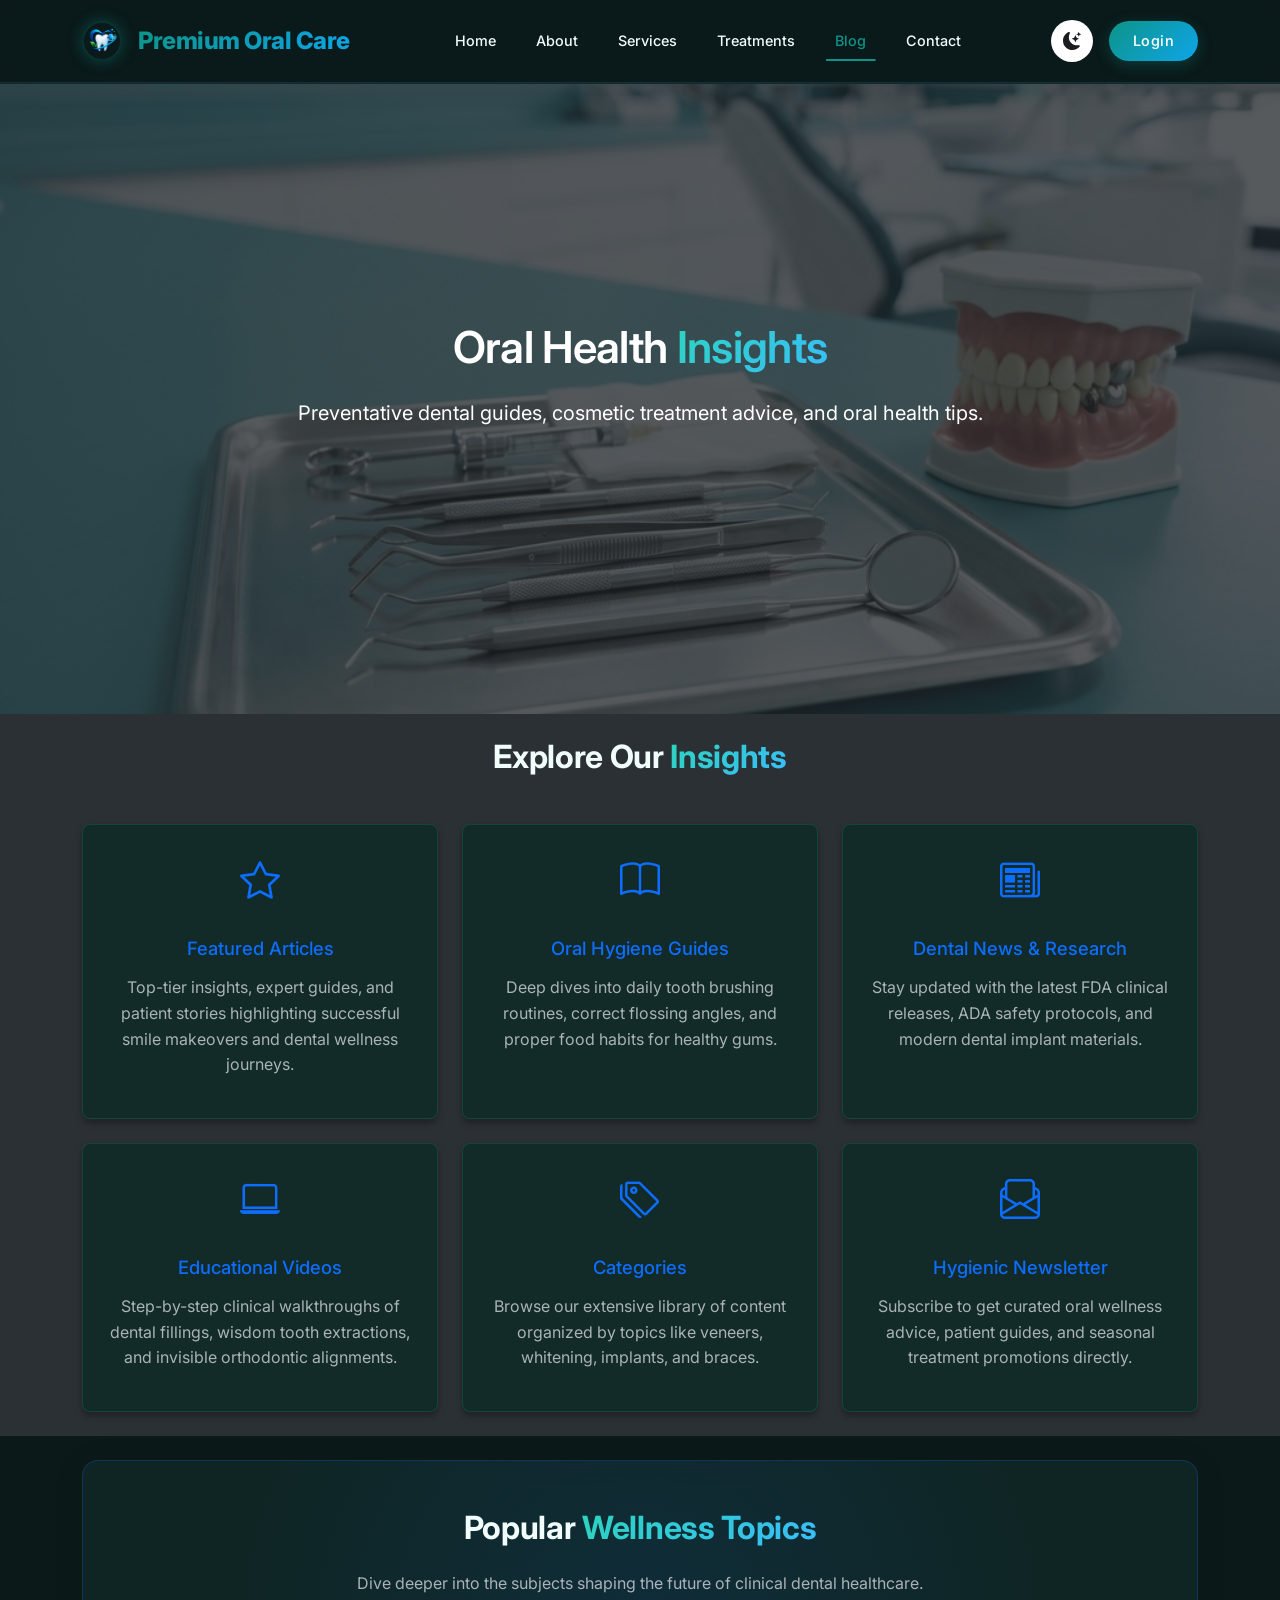
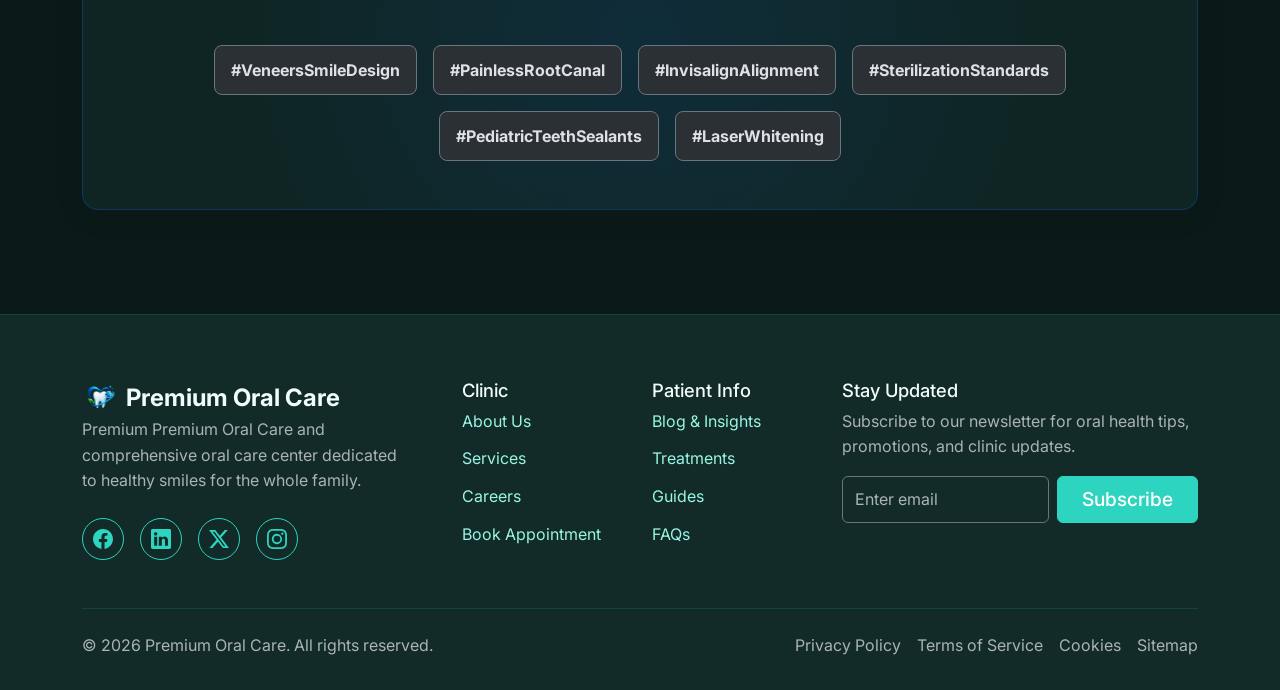
<file: blog.html>
<!DOCTYPE html>
<html lang="en" data-bs-theme="dark">

<head>
    <meta charset="UTF-8">
    <meta name="viewport" content="width=device-width, initial-scale=1.0">
    <title>Insights | Premium Oral Care</title>
    <link href="https://cdn.jsdelivr.net/npm/bootstrap@5.3.3/dist/css/bootstrap.min.css" rel="stylesheet">
    <link rel="stylesheet" href="https://cdn.jsdelivr.net/npm/bootstrap-icons@1.11.1/font/bootstrap-icons.css">
    <link rel="stylesheet" href="assets/css/style.css?v=2">
    <link rel="stylesheet" href="assets/css/dark-mode.css">
    <link rel="stylesheet" href="assets/css/rtl.css">
    <link class="favicon" rel="icon" href="assets/images/logo11.png" type="image/png">
    <script>
        const savedTheme = localStorage.getItem('theme');
        if (savedTheme) {
            document.documentElement.setAttribute('data-bs-theme', savedTheme);
        }
        const savedDir = localStorage.getItem('dir');
        if (savedDir) {
            document.documentElement.setAttribute('dir', savedDir);
        }
    </script>
    <style>
        /* Force hero text white in all themes */
        .hero-section h1,
        .hero-section h2,
        .hero-section p {
            color: #ffffff !important;
        }

        .hero-section h1 span:not(.text-gradient) {
            color: #ffffff !important;
        }
    </style>
</head>

<body>
        <!-- Premium Header / Navigation -->
    <header class="header-premium sticky-top" id="main-header">
        <nav class="navbar navbar-expand-xl py-3">
            <div class="container">
                <a class="navbar-brand d-flex align-items-center gap-3 fs-4 fw-bold premium-brand" href="index.html">
                    <img src="assets/images/logo11.png" alt="Premium Oral Care Logo" width="40" height="40"
                        class="rounded-circle brand-logo-glow">
                    <span>Premium Oral Care</span>
                </a>
                <button class="navbar-toggler custom-toggler" type="button" data-bs-toggle="collapse" data-bs-target="#mainNav">
                    <span class="navbar-toggler-icon"></span>
                </button>
                <div class="collapse navbar-collapse" id="mainNav">
                    <ul class="navbar-nav mx-auto mb-2 mb-lg-0 nav-links-premium">
                        <li class="nav-item"><a class="nav-link" href="index.html">Home</a></li>
                        <li class="nav-item"><a class="nav-link" href="about.html">About</a></li>
                        <li class="nav-item"><a class="nav-link" href="services.html">Services</a></li>
                        <li class="nav-item"><a class="nav-link" href="solutions.html">Treatments</a></li>
                        <li class="nav-item"><a class="nav-link" href="blog.html">Blog</a></li>
                        <li class="nav-item"><a class="nav-link" href="contact.html">Contact</a></li>
                    </ul>
                    <div class="d-flex gap-3 align-items-center action-buttons-premium">
                        <button class="btn theme-toggle-btn d-flex align-items-center justify-content-center"
                            onclick="let themeTarget = document.documentElement.getAttribute('data-bs-theme') === 'dark' ? 'light' : 'dark'; document.documentElement.setAttribute('data-bs-theme', themeTarget); localStorage.setItem('theme', themeTarget);"
                            title="Toggle Theme">
                            <svg xmlns="http://www.w3.org/2000/svg" width="18" height="18" fill="currentColor"
                                class="bi bi-moon-stars-fill" viewBox="0 0 16 16">
                                <path
                                    d="M6 .278a.768.768 0 0 1 .08.858 7.208 7.208 0 0 0-.878 3.46c0 4.021 3.278 7.277 7.318 7.277.527 0 1.04-.055 1.533-.16a.787.787 0 0 1 .81.316.733.733 0 0 1-.031.893A8.349 8.349 0 0 1 8.344 16C3.734 16 0 12.286 0 7.71 0 4.266 2.114 1.312 5.124.06A.752.752 0 0 1 6 .278z" />
                                <path
                                    d="M10.794 3.148a.217.217 0 0 1 .412 0l.387 1.162c.173.518.579.924 1.097 1.097l1.162.387a.217.217 0 0 1 0 .412l-1.162.387a1.734 1.734 0 0 0-1.097 1.097l-.387 1.162a.217.217 0 0 1-.412 0l-.387-1.162A1.734 1.734 0 0 0 9.31 6.593l-1.162-.387a.217.217 0 0 1 0-.412l1.162-.387a1.734 1.734 0 0 0 1.097-1.097l.387-1.162zM13.863.099a.145.145 0 0 1 .274 0l.258.774c.115.346.386.617.732.732l.774.258a.145.145 0 0 1 0 .274l-.774.258a1.156 1.156 0 0 0-.732.732l-.258.774a.145.145 0 0 1-.274 0l-.258-.774a1.156 1.156 0 0 0-.732-.732l-.774-.258a.145.145 0 0 1 0-.274l.774-.258c.346-.115.617-.386.732-.732L13.863.1z" />
                            </svg>
                        </button>
                        <a href="login.html" class="btn btn-premium-login d-flex align-items-center justify-content-center">Login</a>
                    </div>
                </div>
            </div>
        </nav>
    </header>

    <main>
        <section class="hero-section text-center position-relative text-white"
            style="background-image: url('assets/images/blog-hero-bg.png'); background-size: cover; background-position: center;">
            <div class="position-absolute top-0 start-0 w-100 h-100 bg-dark opacity-75"></div>
            <div class="container position-relative z-1">
                <h1 class="mb-4">Oral Health <span class="text-gradient">Insights</span></h1>
                <p class="lead mx-auto mb-5">Preventative dental guides, cosmetic treatment advice, and oral health tips.</p>
            </div>
        </section>

        <!-- Sections outline based on specs -->
        <section class="py-4 bg-body-tertiary">
            <div class="container">
                <h2 class="mb-5 text-center fw-bold">Explore Our <span class="text-gradient">Insights</span></h2>
                <div class="row row-cols-1 row-cols-md-2 row-cols-lg-3 g-4 justify-content-center">
                    <!-- Card 1 -->
                    <div class="col">
                        <div class="service-card text-center d-flex flex-column h-100 position-relative p-4">
                            <div class="mb-4">
                                <i class="bi bi-star fs-1 text-primary"></i>
                            </div>
                            <h4 class="text-primary mb-3">Featured Articles</h4>
                            <p class="text-muted flex-grow-1">Top-tier insights, expert guides, and patient stories highlighting successful smile makeovers and dental wellness journeys.</p>
                        </div>
                    </div>
                    <!-- Card 2 -->
                    <div class="col">
                        <div class="service-card text-center d-flex flex-column h-100 position-relative p-4">
                            <div class="mb-4">
                                <i class="bi bi-book fs-1 text-primary"></i>
                            </div>
                            <h4 class="text-primary mb-3">Oral Hygiene Guides</h4>
                            <p class="text-muted flex-grow-1">Deep dives into daily tooth brushing routines, correct flossing angles, and proper food habits for healthy gums.</p>
                        </div>
                    </div>
                    <!-- Card 3 -->
                    <div class="col">
                        <div class="service-card text-center d-flex flex-column h-100 position-relative p-4">
                            <div class="mb-4">
                                <i class="bi bi-newspaper fs-1 text-primary"></i>
                            </div>
                            <h4 class="text-primary mb-3">Dental News & Research</h4>
                            <p class="text-muted flex-grow-1">Stay updated with the latest FDA clinical releases, ADA safety protocols, and modern dental implant materials.</p>
                        </div>
                    </div>
                    <!-- Card 4 -->
                    <div class="col">
                        <div class="service-card text-center d-flex flex-column h-100 position-relative p-4">
                            <div class="mb-4">
                                <i class="bi bi-laptop fs-1 text-primary"></i>
                            </div>
                            <h4 class="text-primary mb-3">Educational Videos</h4>
                            <p class="text-muted flex-grow-1">Step-by-step clinical walkthroughs of dental fillings, wisdom tooth extractions, and invisible orthodontic alignments.</p>
                        </div>
                    </div>
                    <!-- Card 5 -->
                    <div class="col">
                        <div class="service-card text-center d-flex flex-column h-100 position-relative p-4">
                            <div class="mb-4">
                                <i class="bi bi-tags fs-1 text-primary"></i>
                            </div>
                            <h4 class="text-primary mb-3">Categories</h4>
                            <p class="text-muted flex-grow-1">Browse our extensive library of content organized by topics like veneers, whitening, implants, and braces.</p>
                        </div>
                    </div>
                    <!-- Card 6 -->
                    <div class="col">
                        <div class="service-card text-center d-flex flex-column h-100 position-relative p-4">
                            <div class="mb-4">
                                <i class="bi bi-envelope-paper fs-1 text-primary"></i>
                            </div>
                            <h4 class="text-primary mb-3">Hygienic Newsletter</h4>
                            <p class="text-muted flex-grow-1">Subscribe to get curated oral wellness advice, patient guides, and seasonal treatment promotions directly.</p>
                        </div>
                    </div>
                </div>
            </div>
        </section>

        <!-- Page Conclusion: Topics -->
        <section class="py-4 mb-4">
            <div class="container">
                <div
                    class="glass-panel p-5 text-center position-relative overflow-hidden border border-primary border-opacity-25 rounded-4">
                    <div class="position-absolute top-50 start-50 translate-middle w-100 h-100"
                        style="background: radial-gradient(circle, rgba(13,110,253,0.1) 0%, transparent 70%); z-index: 0;">
                    </div>
                    <div class="position-relative" style="z-index: 1;">
                        <h2 class="mb-4 fw-bold">Popular <span class="text-gradient">Wellness Topics</span></h2>
                        <p class="text-muted mb-5 mx-auto" style="max-width: 600px;">Dive deeper into the subjects shaping the future of clinical dental healthcare.</p>
                        <div class="d-flex flex-wrap justify-content-center gap-3">
                            <span
                                class="badge bg-body-tertiary text-body border border-secondary p-3 fs-6 rounded-3 tech-badge">#VeneersSmileDesign</span>
                            <span
                                class="badge bg-body-tertiary text-body border border-secondary p-3 fs-6 rounded-3 tech-badge">#PainlessRootCanal</span>
                            <span
                                class="badge bg-body-tertiary text-body border border-secondary p-3 fs-6 rounded-3 tech-badge">#InvisalignAlignment</span>
                            <span
                                class="badge bg-body-tertiary text-body border border-secondary p-3 fs-6 rounded-3 tech-badge">#SterilizationStandards</span>
                            <span
                                class="badge bg-body-tertiary text-body border border-secondary p-3 fs-6 rounded-3 tech-badge">#PediatricTeethSealants</span>
                            <span
                                class="badge bg-body-tertiary text-body border border-secondary p-3 fs-6 rounded-3 tech-badge">#LaserWhitening</span>
                        </div>
                    </div>
                </div>
            </div>
        </section>
    </main>

    <footer class="mega-footer">
        <div class="container">
            <div class="row g-4 mb-4">
                <div class="col-lg-4 col-md-6">
                    <a class="navbar-brand d-flex align-items-center gap-2 fs-4 fw-bold" href="index.html"
                        style="padding: 0;">
                        <img src="assets/images/logo11.png" alt="Premium Oral Care Logo" width="36" height="36" class="rounded-circle">
                        Premium Oral Care
                    </a>
                    <p class="text-muted pe-lg-4 mb-4">Premium Premium Oral Care and comprehensive oral care center dedicated to healthy smiles for the whole family.</p>
                    <div class="d-flex gap-3">
                        <a href="#"
                            class="btn btn-outline-custom rounded-circle p-2 d-flex align-items-center justify-content-center"
                            style="width: 42px; height: 42px;" title="Facebook">
                            <svg xmlns="http://www.w3.org/2000/svg" width="20" height="20" fill="currentColor"
                                class="bi bi-facebook" viewBox="0 0 16 16">
                                <path
                                    d="M16 8.049c0-4.446-3.582-8.05-8-8.05C3.58 0-.002 3.603-.002 8.05c0 4.017 2.926 7.347 6.75 7.951v-5.625h-2.03V8.05H6.75V6.275c0-2.017 1.195-3.131 3.022-3.131.876 0 1.791.157 1.791.157v1.98h-1.009c-.993 0-1.303.621-1.303 1.258v1.51h2.218l-.354 2.326H9.25V16c3.824-.604 6.75-3.934 6.75-7.951z" />
                            </svg>
                        </a>
                        <a href="#"
                            class="btn btn-outline-custom rounded-circle p-2 d-flex align-items-center justify-content-center"
                            style="width: 42px; height: 42px;" title="LinkedIn">
                            <svg xmlns="http://www.w3.org/2000/svg" width="20" height="20" fill="currentColor"
                                class="bi bi-linkedin" viewBox="0 0 16 16">
                                <path
                                    d="M0 1.146C0 .513.526 0 1.175 0h13.65C15.474 0 16 .513 16 1.146v13.708c0 .633-.526 1.146-1.175 1.146H1.175C.526 16 0 15.487 0 14.854V1.146zm4.943 12.248V6.169H2.542v7.225h2.401zm-1.2-8.212c.837 0 1.358-.554 1.358-1.248-.015-.709-.52-1.248-1.342-1.248-.822 0-1.359.54-1.359 1.248 0 .694.521 1.248 1.327 1.248h.016zm4.908 8.212V9.359c0-.216.016-.432.08-.586.173-.431.568-.878 1.232-.878.869 0 1.216.662 1.216 1.634v3.865h2.401V9.25c0-2.22-1.184-3.252-2.764-3.252-1.274 0-1.845.7-2.165 1.193v.025h-.016a5.54 5.54 0 0 1 .016-.025V6.169h-2.4c.03.678 0 7.225 0 7.225h2.4z" />
                            </svg>
                        </a>
                        <a href="#"
                            class="btn btn-outline-custom rounded-circle p-2 d-flex align-items-center justify-content-center"
                            style="width: 42px; height: 42px;" title="X (Twitter)">
                            <svg xmlns="http://www.w3.org/2000/svg" width="20" height="20" fill="currentColor"
                                class="bi bi-twitter-x" viewBox="0 0 16 16">
                                <path
                                    d="M12.6.75h2.454l-5.36 6.142L16 15.25h-4.937l-3.867-5.07-4.425 5.07H.316l5.733-6.57L0 .75h5.063l3.495 4.633L12.601.75Zm-.86 13.028h1.36L4.323 2.145H2.865l8.875 11.633Z" />
                            </svg>
                        </a>
                        <a href="#"
                            class="btn btn-outline-custom rounded-circle p-2 d-flex align-items-center justify-content-center"
                            style="width: 42px; height: 42px;" title="Instagram">
                            <svg xmlns="http://www.w3.org/2000/svg" width="20" height="20" fill="currentColor"
                                class="bi bi-instagram" viewBox="0 0 16 16">
                                <path
                                    d="M8 0C5.829 0 5.556.01 4.703.048 3.85.088 3.269.222 2.76.42a3.917 3.917 0 0 0-1.417.923A3.927 3.927 0 0 0 .42 2.76C.222 3.268.087 3.85.048 4.7.01 5.555 0 5.827 0 8.001c0 2.172.01 2.444.048 3.297.04.852.174 1.433.372 1.942.205.526.478.972.923 1.417.444.445.89.719 1.416.923.51.198 1.09.333 1.942.372C5.555 15.99 5.827 16 8 16s2.444-.01 3.298-.048c.851-.04 1.434-.174 1.943-.372a3.916 3.916 0 0 0 1.416-.923c.445-.445.718-.891.923-1.417.197-.509.332-1.09.372-1.942C15.99 10.445 16 10.173 16 8s-.01-2.445-.048-3.299c-.04-.851-.175-1.433-.372-1.941a3.926 3.926 0 0 0-.923-1.417A3.911 3.911 0 0 0 13.24.42c-.51-.198-1.092-.333-1.943-.372C10.443.01 10.172 0 7.998 0h.003zm-.717 1.442h.718c2.136 0 2.389.007 3.232.046.78.036 1.204.166 1.486.275.373.145.64.319.92.599.28.28.453.546.598.92.11.281.24.705.275 1.485.039.843.047 1.096.047 3.231s-.008 2.389-.047 3.232c-.035.78-.166 1.203-.275 1.485a2.47 2.47 0 0 1-.599.919c-.28.28-.546.453-.92.598-.28.11-.704.24-1.485.276-.843.038-1.096.047-3.232.047s-2.39-.009-3.233-.047c-.78-.036-1.203-.166-1.485-.276a2.478 2.478 0 0 1-.92-.598 2.48 2.48 0 0 1-.6-.92c-.109-.281-.24-.705-.275-1.485-.038-.843-.046-1.096-.046-3.233 0-2.136.008-2.388.046-3.231.036-.78.166-1.204.276-1.486.145-.373.319-.64.599-.92.28-.28.546-.453.92-.598.282-.11.705-.24 1.485-.276.738-.034 1.024-.044 2.515-.045v.002zm4.988 1.328a.96.96 0 1 0 0 1.92.96.96 0 0 0 0-1.92zm-4.27 1.122a4.109 4.109 0 1 0 0 8.217 4.109 4.109 0 0 0 0-8.217zm0 1.441a2.667 2.667 0 1 1 0 5.334 2.667 2.667 0 0 1 0-5.334z" />
                            </svg>
                        </a>
                    </div>
                </div>
                <div class="col-lg-2 col-md-6">
                    <h5 class="footer-heading">Clinic</h5>
                    <a href="about.html" class="footer-link">About Us</a>
                    <a href="services.html" class="footer-link">Services</a>
                    <a href="#" class="footer-link">Careers</a>
                    <a href="contact.html" class="footer-link">Book Appointment</a>
                </div>
                <div class="col-lg-2 col-md-6">
                    <h5 class="footer-heading">Patient Info</h5>
                    <a href="blog.html" class="footer-link">Blog & Insights</a>
                    <a href="solutions.html" class="footer-link">Treatments</a>
                    <a href="#" class="footer-link">Guides</a>
                    <a href="#" class="footer-link">FAQs</a>
                </div>
                <div class="col-lg-4 col-md-12">
                    <h5 class="footer-heading">Stay Updated</h5>
                    <p class="text-muted mb-3">Subscribe to our newsletter for oral health tips, promotions, and clinic updates.</p>
                    <form class="d-flex gap-2">
                        <input type="email" class="form-control bg-transparent border-secondary"
                            placeholder="Enter email" aria-label="Email" required>
                        <button class="btn btn-primary-custom px-4" type="submit">Subscribe</button>
                    </form>
                </div>
            </div>
            <div class="footer-bottom">
                <div class="text-muted">&copy; 2026 Premium Oral Care. All rights reserved.</div>
                <div class="d-flex gap-3 mt-3 mt-md-0">
                    <a href="#" class="text-muted text-decoration-none">Privacy Policy</a>
                    <a href="#" class="text-muted text-decoration-none">Terms of Service</a>
                    <a href="#" class="text-muted text-decoration-none">Cookies</a>
                    <a href="#" class="text-muted text-decoration-none">Sitemap</a>
                </div>
            </div>
        </div>
    </footer>

    <script src="https://cdn.jsdelivr.net/npm/bootstrap@5.3.3/dist/js/bootstrap.bundle.min.js"></script>
    <script src="assets/js/main.js"></script>

    <!-- Back to Top Button -->
    <a href="#" id="backToTop" title="Back to top">
        <svg xmlns="http://www.w3.org/2000/svg" width="24" height="24" fill="currentColor" class="bi bi-chevron-up"
            viewBox="0 0 16 16">
            <path fill-rule="evenodd"
                d="M7.646 4.646a.5.5 0 0 1 .708 0l6 6a.5.5 0 0 1-.708.708L8 5.707l-5.646 5.647a.5.5 0 0 1-.708-.708l6-6z" />
        </svg>
    </a>
</body>

</html>
</file>
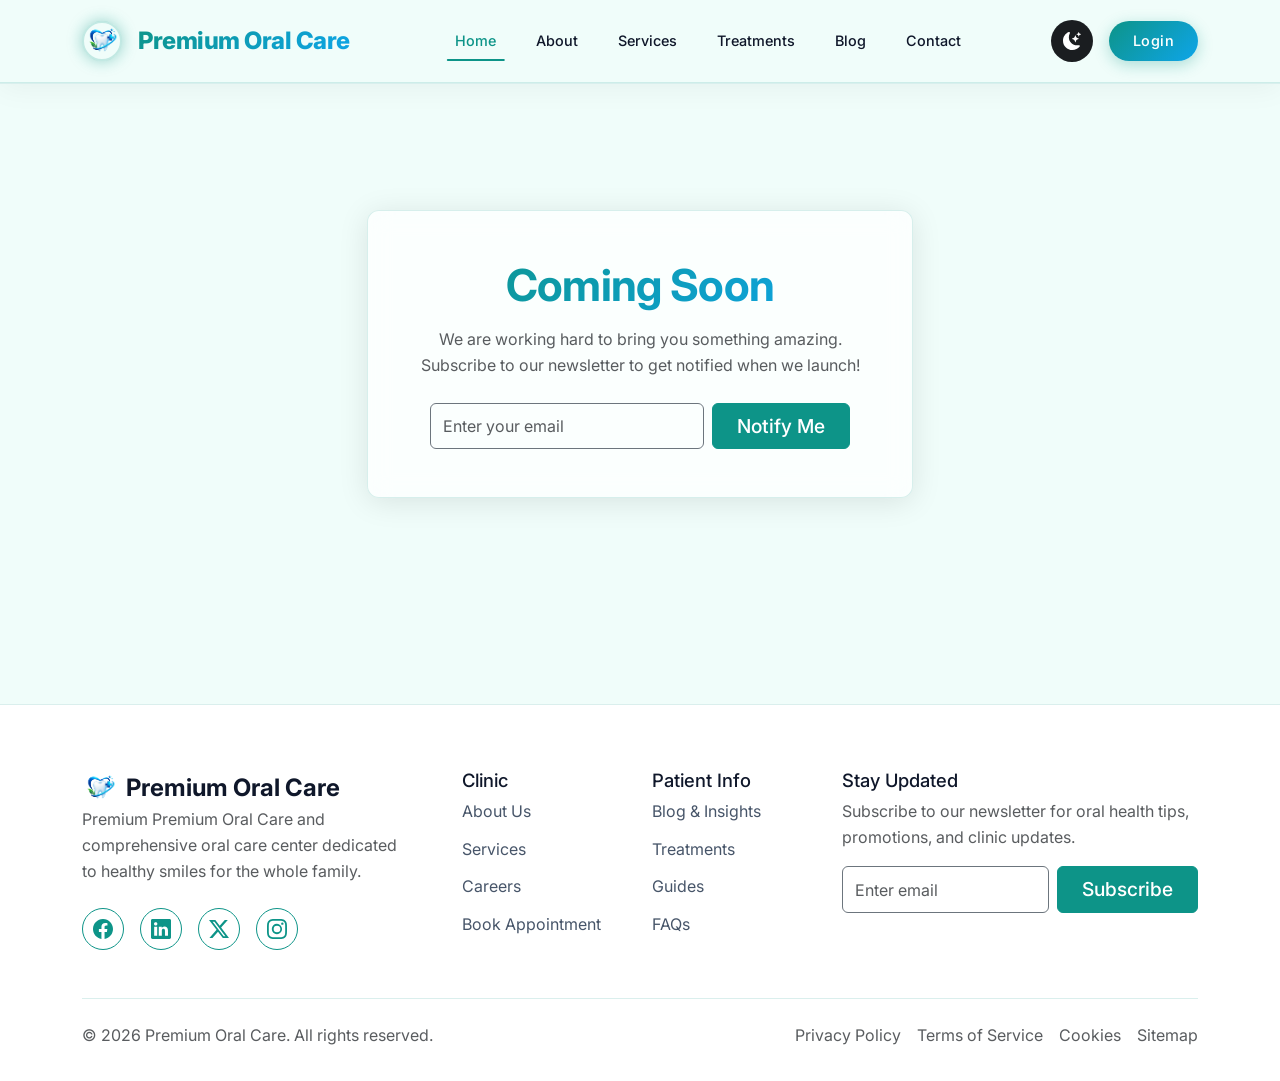
<file: coming-soon.html>
<!DOCTYPE html>
<html lang="en" data-bs-theme="light">

<head>
    <meta charset="UTF-8">
    <meta name="viewport" content="width=device-width, initial-scale=1.0">
    <title>Coming Soon | Premium Oral Care</title>
    <link href="https://cdn.jsdelivr.net/npm/bootstrap@5.3.3/dist/css/bootstrap.min.css" rel="stylesheet">
    <link rel="stylesheet" href="assets/css/style.css?v=2">
    <link rel="stylesheet" href="assets/css/dark-mode.css">
    <link rel="stylesheet" href="assets/css/rtl.css">
    <link class="favicon" rel="icon" href="assets/images/logo11.png" type="image/png">
    <script>
        const savedTheme = localStorage.getItem('theme');
        if (savedTheme) {
            document.documentElement.setAttribute('data-bs-theme', savedTheme);
        }
        const savedDir = localStorage.getItem('dir');
        if (savedDir) {
            document.documentElement.setAttribute('dir', savedDir);
        }
    </script>
    <style>
        /* Force hero text white in all themes */
        .hero-section h1,
        .hero-section h2,
        .hero-section p {
            color: #ffffff !important;
        }

        .hero-section h1 span:not(.text-gradient) {
            color: #ffffff !important;
        }
    </style>
</head>

<body>
        <!-- Premium Header / Navigation -->
    <header class="header-premium sticky-top" id="main-header">
        <nav class="navbar navbar-expand-xl py-3">
            <div class="container">
                <a class="navbar-brand d-flex align-items-center gap-3 fs-4 fw-bold premium-brand" href="index.html">
                    <img src="assets/images/logo11.png" alt="Premium Oral Care Logo" width="40" height="40"
                        class="rounded-circle brand-logo-glow">
                    <span>Premium Oral Care</span>
                </a>
                <button class="navbar-toggler custom-toggler" type="button" data-bs-toggle="collapse" data-bs-target="#mainNav">
                    <span class="navbar-toggler-icon"></span>
                </button>
                <div class="collapse navbar-collapse" id="mainNav">
                    <ul class="navbar-nav mx-auto mb-2 mb-lg-0 nav-links-premium">
                        <li class="nav-item"><a class="nav-link" href="index.html">Home</a></li>
                        <li class="nav-item"><a class="nav-link" href="about.html">About</a></li>
                        <li class="nav-item"><a class="nav-link" href="services.html">Services</a></li>
                        <li class="nav-item"><a class="nav-link" href="solutions.html">Treatments</a></li>
                        <li class="nav-item"><a class="nav-link" href="blog.html">Blog</a></li>
                        <li class="nav-item"><a class="nav-link" href="contact.html">Contact</a></li>
                    </ul>
                    <div class="d-flex gap-3 align-items-center action-buttons-premium">
                        <button class="btn theme-toggle-btn d-flex align-items-center justify-content-center"
                            onclick="let themeTarget = document.documentElement.getAttribute('data-bs-theme') === 'dark' ? 'light' : 'dark'; document.documentElement.setAttribute('data-bs-theme', themeTarget); localStorage.setItem('theme', themeTarget);"
                            title="Toggle Theme">
                            <svg xmlns="http://www.w3.org/2000/svg" width="18" height="18" fill="currentColor"
                                class="bi bi-moon-stars-fill" viewBox="0 0 16 16">
                                <path
                                    d="M6 .278a.768.768 0 0 1 .08.858 7.208 7.208 0 0 0-.878 3.46c0 4.021 3.278 7.277 7.318 7.277.527 0 1.04-.055 1.533-.16a.787.787 0 0 1 .81.316.733.733 0 0 1-.031.893A8.349 8.349 0 0 1 8.344 16C3.734 16 0 12.286 0 7.71 0 4.266 2.114 1.312 5.124.06A.752.752 0 0 1 6 .278z" />
                                <path
                                    d="M10.794 3.148a.217.217 0 0 1 .412 0l.387 1.162c.173.518.579.924 1.097 1.097l1.162.387a.217.217 0 0 1 0 .412l-1.162.387a1.734 1.734 0 0 0-1.097 1.097l-.387 1.162a.217.217 0 0 1-.412 0l-.387-1.162A1.734 1.734 0 0 0 9.31 6.593l-1.162-.387a.217.217 0 0 1 0-.412l1.162-.387a1.734 1.734 0 0 0 1.097-1.097l.387-1.162zM13.863.099a.145.145 0 0 1 .274 0l.258.774c.115.346.386.617.732.732l.774.258a.145.145 0 0 1 0 .274l-.774.258a1.156 1.156 0 0 0-.732.732l-.258.774a.145.145 0 0 1-.274 0l-.258-.774a1.156 1.156 0 0 0-.732-.732l-.774-.258a.145.145 0 0 1 0-.274l.774-.258c.346-.115.617-.386.732-.732L13.863.1z" />
                            </svg>
                        </button>
                        <a href="login.html" class="btn btn-premium-login d-flex align-items-center justify-content-center">Login</a>
                    </div>
                </div>
            </div>
        </nav>
    </header>
    <main class="d-flex align-items-center" style="min-height: 60vh;">
        <section class="w-100 py-5 text-center">
            <div class="container">
                <div class="row justify-content-center">
                    <div class="col-md-8 col-lg-6">
                        <div class="glass-panel p-5">
                            <h1 class="display-3 fw-bold text-gradient mb-3">Coming Soon</h1>
                            <p class="text-muted mb-4">We are working hard to bring you something amazing. Subscribe to our newsletter to get notified when we launch!</p>
                            <form class="d-flex gap-2 justify-content-center">
                                <input type="email" class="form-control bg-transparent border-secondary w-auto" placeholder="Enter your email" required>
                                <button class="btn btn-primary-custom" type="submit">Notify Me</button>
                            </form>
                        </div>
                    </div>
                </div>
            </div>
        </section>
    </main>
    <footer class="mega-footer">
        <div class="container">
            <div class="row g-4 mb-4">
                <div class="col-lg-4 col-md-6">
                    <a class="navbar-brand d-flex align-items-center gap-2 fs-4 fw-bold" href="index.html"
                        style="padding: 0;">
                        <img src="assets/images/logo11.png" alt="Premium Oral Care Logo" width="36" height="36" class="rounded-circle">
                        Premium Oral Care
                    </a>
                    <p class="text-muted pe-lg-4 mb-4">Premium Premium Oral Care and comprehensive oral care center dedicated to healthy smiles for the whole family.</p>
                    <div class="d-flex gap-3">
                        <a href="#"
                            class="btn btn-outline-custom rounded-circle p-2 d-flex align-items-center justify-content-center"
                            style="width: 42px; height: 42px;" title="Facebook">
                            <svg xmlns="http://www.w3.org/2000/svg" width="20" height="20" fill="currentColor"
                                class="bi bi-facebook" viewBox="0 0 16 16">
                                <path
                                    d="M16 8.049c0-4.446-3.582-8.05-8-8.05C3.58 0-.002 3.603-.002 8.05c0 4.017 2.926 7.347 6.75 7.951v-5.625h-2.03V8.05H6.75V6.275c0-2.017 1.195-3.131 3.022-3.131.876 0 1.791.157 1.791.157v1.98h-1.009c-.993 0-1.303.621-1.303 1.258v1.51h2.218l-.354 2.326H9.25V16c3.824-.604 6.75-3.934 6.75-7.951z" />
                            </svg>
                        </a>
                        <a href="#"
                            class="btn btn-outline-custom rounded-circle p-2 d-flex align-items-center justify-content-center"
                            style="width: 42px; height: 42px;" title="LinkedIn">
                            <svg xmlns="http://www.w3.org/2000/svg" width="20" height="20" fill="currentColor"
                                class="bi bi-linkedin" viewBox="0 0 16 16">
                                <path
                                    d="M0 1.146C0 .513.526 0 1.175 0h13.65C15.474 0 16 .513 16 1.146v13.708c0 .633-.526 1.146-1.175 1.146H1.175C.526 16 0 15.487 0 14.854V1.146zm4.943 12.248V6.169H2.542v7.225h2.401zm-1.2-8.212c.837 0 1.358-.554 1.358-1.248-.015-.709-.52-1.248-1.342-1.248-.822 0-1.359.54-1.359 1.248 0 .694.521 1.248 1.327 1.248h.016zm4.908 8.212V9.359c0-.216.016-.432.08-.586.173-.431.568-.878 1.232-.878.869 0 1.216.662 1.216 1.634v3.865h2.401V9.25c0-2.22-1.184-3.252-2.764-3.252-1.274 0-1.845.7-2.165 1.193v.025h-.016a5.54 5.54 0 0 1 .016-.025V6.169h-2.4c.03.678 0 7.225 0 7.225h2.4z" />
                            </svg>
                        </a>
                        <a href="#"
                            class="btn btn-outline-custom rounded-circle p-2 d-flex align-items-center justify-content-center"
                            style="width: 42px; height: 42px;" title="X (Twitter)">
                            <svg xmlns="http://www.w3.org/2000/svg" width="20" height="20" fill="currentColor"
                                class="bi bi-twitter-x" viewBox="0 0 16 16">
                                <path
                                    d="M12.6.75h2.454l-5.36 6.142L16 15.25h-4.937l-3.867-5.07-4.425 5.07H.316l5.733-6.57L0 .75h5.063l3.495 4.633L12.601.75Zm-.86 13.028h1.36L4.323 2.145H2.865l8.875 11.633Z" />
                            </svg>
                        </a>
                        <a href="#"
                            class="btn btn-outline-custom rounded-circle p-2 d-flex align-items-center justify-content-center"
                            style="width: 42px; height: 42px;" title="Instagram">
                            <svg xmlns="http://www.w3.org/2000/svg" width="20" height="20" fill="currentColor"
                                class="bi bi-instagram" viewBox="0 0 16 16">
                                <path
                                    d="M8 0C5.829 0 5.556.01 4.703.048 3.85.088 3.269.222 2.76.42a3.917 3.917 0 0 0-1.417.923A3.927 3.927 0 0 0 .42 2.76C.222 3.268.087 3.85.048 4.7.01 5.555 0 5.827 0 8.001c0 2.172.01 2.444.048 3.297.04.852.174 1.433.372 1.942.205.526.478.972.923 1.417.444.445.89.719 1.416.923.51.198 1.09.333 1.942.372C5.555 15.99 5.827 16 8 16s2.444-.01 3.298-.048c.851-.04 1.434-.174 1.943-.372a3.916 3.916 0 0 0 1.416-.923c.445-.445.718-.891.923-1.417.197-.509.332-1.09.372-1.942C15.99 10.445 16 10.173 16 8s-.01-2.445-.048-3.299c-.04-.851-.175-1.433-.372-1.941a3.926 3.926 0 0 0-.923-1.417A3.911 3.911 0 0 0 13.24.42c-.51-.198-1.092-.333-1.943-.372C10.443.01 10.172 0 7.998 0h.003zm-.717 1.442h.718c2.136 0 2.389.007 3.232.046.78.036 1.204.166 1.486.275.373.145.64.319.92.599.28.28.453.546.598.92.11.281.24.705.275 1.485.039.843.047 1.096.047 3.231s-.008 2.389-.047 3.232c-.035.78-.166 1.203-.275 1.485a2.47 2.47 0 0 1-.599.919c-.28.28-.546.453-.92.598-.28.11-.704.24-1.485.276-.843.038-1.096.047-3.232.047s-2.39-.009-3.233-.047c-.78-.036-1.203-.166-1.485-.276a2.478 2.478 0 0 1-.92-.598 2.48 2.48 0 0 1-.6-.92c-.109-.281-.24-.705-.275-1.485-.038-.843-.046-1.096-.046-3.233 0-2.136.008-2.388.046-3.231.036-.78.166-1.204.276-1.486.145-.373.319-.64.599-.92.28-.28.546-.453.92-.598.282-.11.705-.24 1.485-.276.738-.034 1.024-.044 2.515-.045v.002zm4.988 1.328a.96.96 0 1 0 0 1.92.96.96 0 0 0 0-1.92zm-4.27 1.122a4.109 4.109 0 1 0 0 8.217 4.109 4.109 0 0 0 0-8.217zm0 1.441a2.667 2.667 0 1 1 0 5.334 2.667 2.667 0 0 1 0-5.334z" />
                            </svg>
                        </a>
                    </div>
                </div>
                <div class="col-lg-2 col-md-6">
                    <h5 class="footer-heading">Clinic</h5>
                    <a href="about.html" class="footer-link">About Us</a>
                    <a href="services.html" class="footer-link">Services</a>
                    <a href="#" class="footer-link">Careers</a>
                    <a href="contact.html" class="footer-link">Book Appointment</a>
                </div>
                <div class="col-lg-2 col-md-6">
                    <h5 class="footer-heading">Patient Info</h5>
                    <a href="blog.html" class="footer-link">Blog & Insights</a>
                    <a href="solutions.html" class="footer-link">Treatments</a>
                    <a href="#" class="footer-link">Guides</a>
                    <a href="#" class="footer-link">FAQs</a>
                </div>
                <div class="col-lg-4 col-md-12">
                    <h5 class="footer-heading">Stay Updated</h5>
                    <p class="text-muted mb-3">Subscribe to our newsletter for oral health tips, promotions, and clinic updates.</p>
                    <form class="d-flex gap-2">
                        <input type="email" class="form-control bg-transparent border-secondary"
                            placeholder="Enter email" aria-label="Email" required>
                        <button class="btn btn-primary-custom px-4" type="submit">Subscribe</button>
                    </form>
                </div>
            </div>
            <div class="footer-bottom">
                <div class="text-muted">&copy; 2026 Premium Oral Care. All rights reserved.</div>
                <div class="d-flex gap-3 mt-3 mt-md-0">
                    <a href="#" class="text-muted text-decoration-none">Privacy Policy</a>
                    <a href="#" class="text-muted text-decoration-none">Terms of Service</a>
                    <a href="#" class="text-muted text-decoration-none">Cookies</a>
                    <a href="#" class="text-muted text-decoration-none">Sitemap</a>
                </div>
            </div>
        </div>
    </footer>
    <script src="https://cdn.jsdelivr.net/npm/bootstrap@5.3.3/dist/js/bootstrap.bundle.min.js"></script>
    <script src="assets/js/main.js"></script>

    <!-- Back to Top Button -->
    <a href="#" id="backToTop" title="Back to top">
        <svg xmlns="http://www.w3.org/2000/svg" width="24" height="24" fill="currentColor" class="bi bi-chevron-up"
            viewBox="0 0 16 16">
            <path fill-rule="evenodd"
                d="M7.646 4.646a.5.5 0 0 1 .708 0l6 6a.5.5 0 0 1-.708.708L8 5.707l-5.646 5.647a.5.5 0 0 1-.708-.708l6-6z" />
        </svg>
    </a>
</body>

</html>
</file>
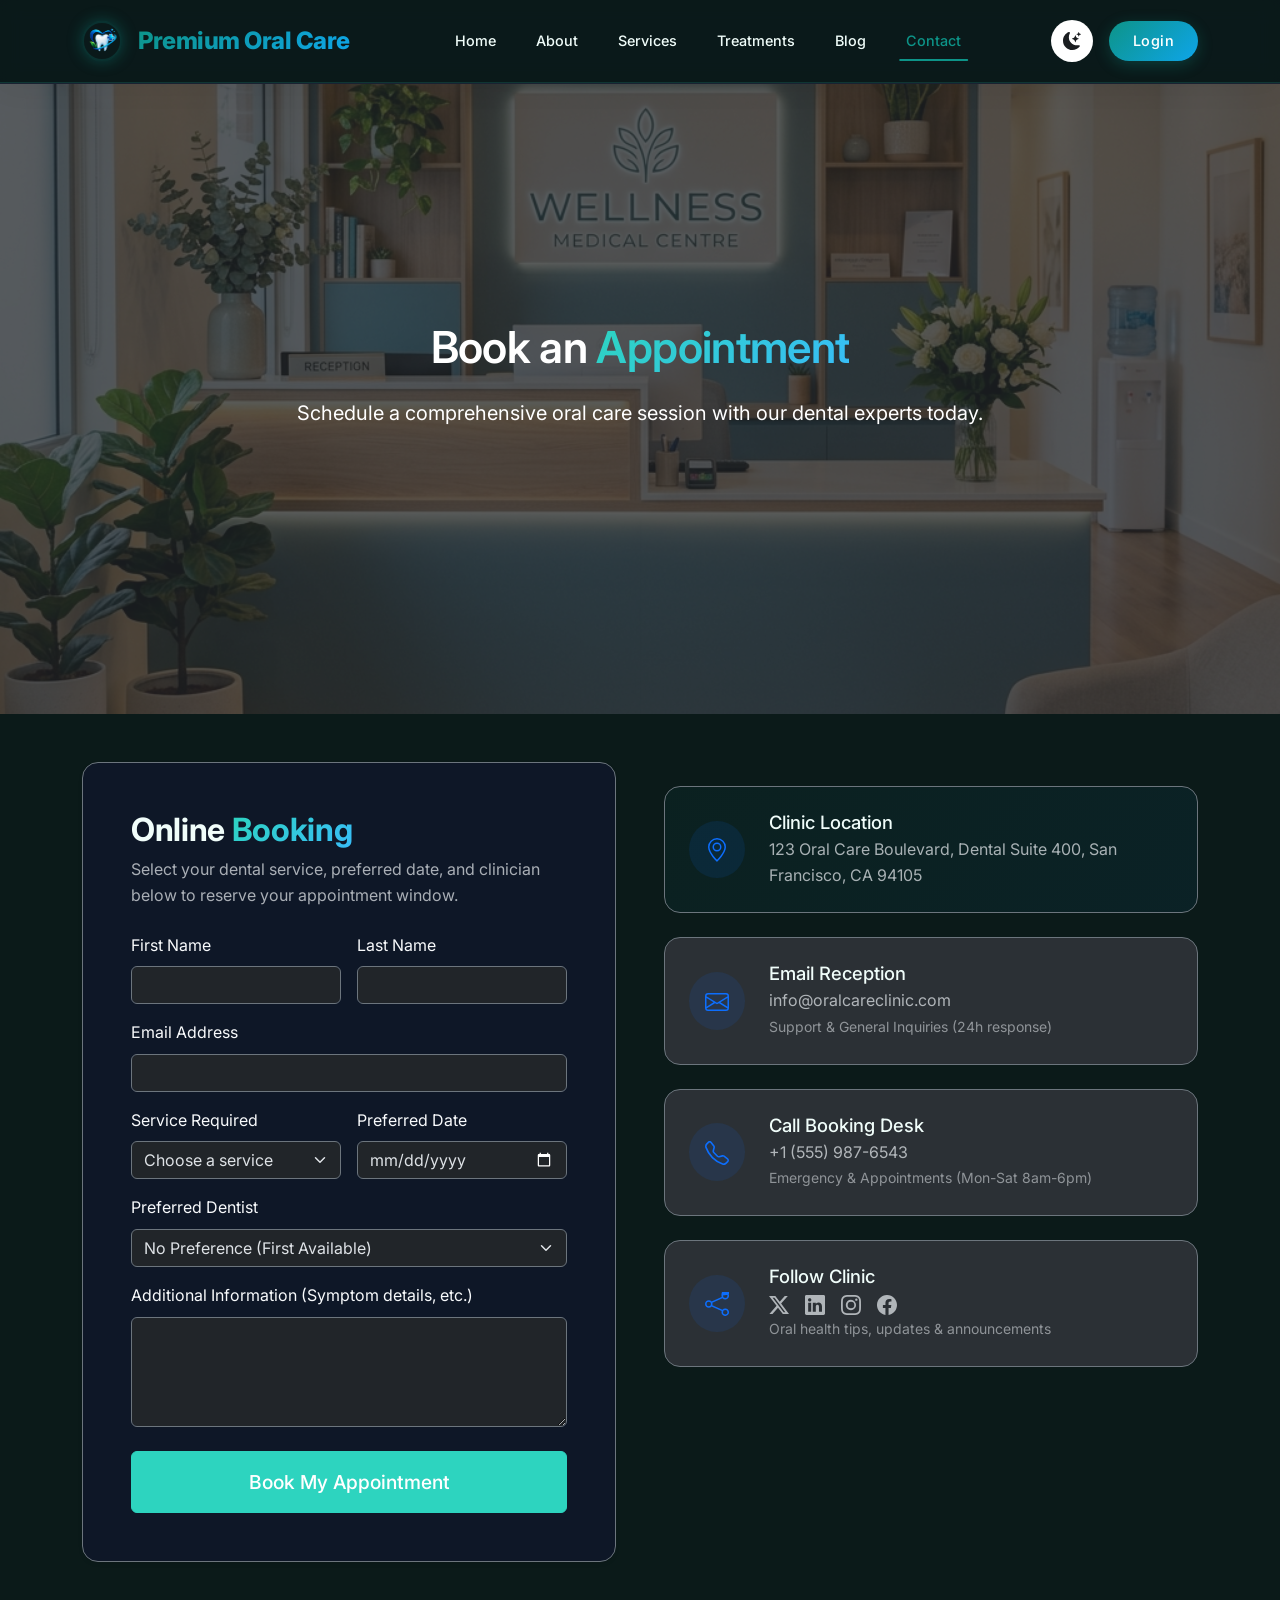
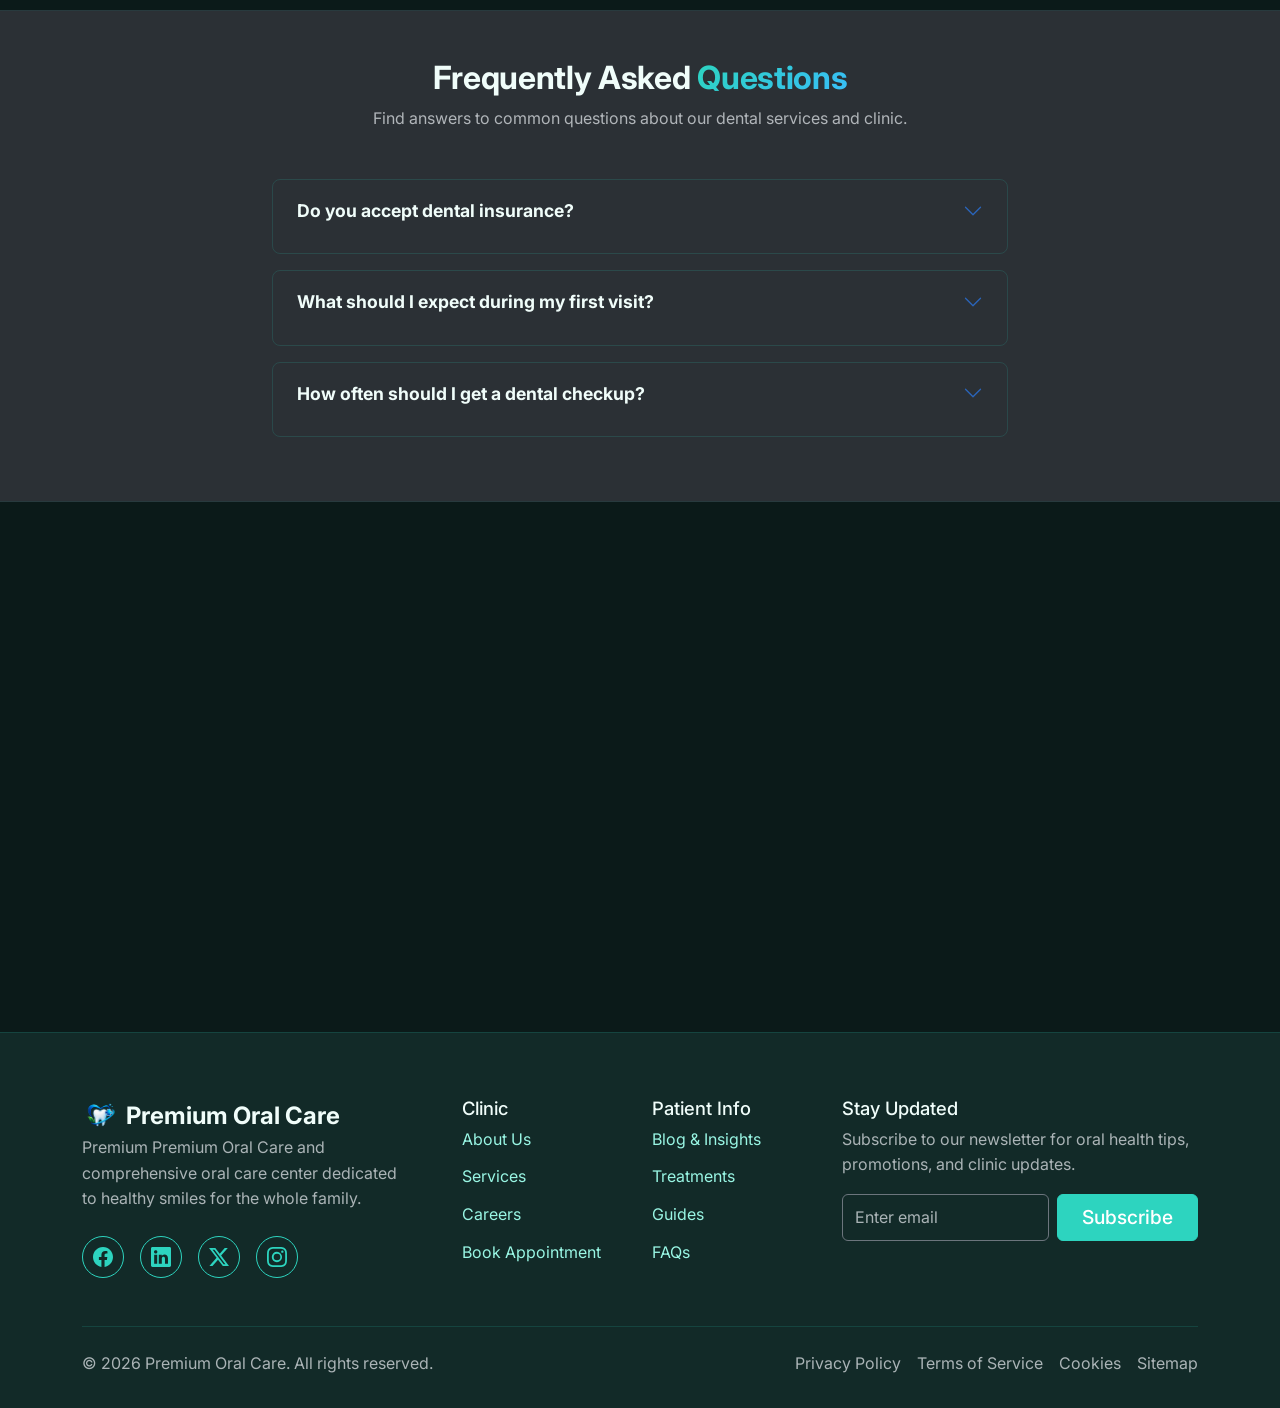
<file: contact.html>
<!DOCTYPE html>
<html lang="en" data-bs-theme="dark">

<head>
    <meta charset="UTF-8">
    <meta name="viewport" content="width=device-width, initial-scale=1.0">
    <title>Book Appointment | Premium Oral Care</title>
    <link href="https://cdn.jsdelivr.net/npm/bootstrap@5.3.3/dist/css/bootstrap.min.css" rel="stylesheet">
    <link rel="stylesheet" href="https://cdn.jsdelivr.net/npm/bootstrap-icons@1.11.1/font/bootstrap-icons.css">
    <link rel="stylesheet" href="assets/css/style.css?v=2">
    <link rel="stylesheet" href="assets/css/dark-mode.css">
    <link rel="stylesheet" href="assets/css/rtl.css">
    <link class="favicon" rel="icon" href="assets/images/logo11.png" type="image/png">
    <script>
        const savedTheme = localStorage.getItem('theme');
        if (savedTheme) {
            document.documentElement.setAttribute('data-bs-theme', savedTheme);
        }
        const savedDir = localStorage.getItem('dir');
        if (savedDir) {
            document.documentElement.setAttribute('dir', savedDir);
        }
    </script>
    <style>
        /* Force hero text white in all themes */
        .hero-section h1,
        .hero-section h2,
        .hero-section p {
            color: #ffffff !important;
        }

        .hero-section h1 span:not(.text-gradient) {
            color: #ffffff !important;
        }

        .social-icon-hover {
            display: inline-block;
            transition: transform 0.3s ease, color 0.3s ease;
        }

        .social-icon-hover:hover {
            transform: scale(1.2);
        }
    </style>
</head>

<body>
        <!-- Premium Header / Navigation -->
    <header class="header-premium sticky-top" id="main-header">
        <nav class="navbar navbar-expand-xl py-3">
            <div class="container">
                <a class="navbar-brand d-flex align-items-center gap-3 fs-4 fw-bold premium-brand" href="index.html">
                    <img src="assets/images/logo11.png" alt="Premium Oral Care Logo" width="40" height="40"
                        class="rounded-circle brand-logo-glow">
                    <span>Premium Oral Care</span>
                </a>
                <button class="navbar-toggler custom-toggler" type="button" data-bs-toggle="collapse" data-bs-target="#mainNav">
                    <span class="navbar-toggler-icon"></span>
                </button>
                <div class="collapse navbar-collapse" id="mainNav">
                    <ul class="navbar-nav mx-auto mb-2 mb-lg-0 nav-links-premium">
                        <li class="nav-item"><a class="nav-link" href="index.html">Home</a></li>
                        <li class="nav-item"><a class="nav-link" href="about.html">About</a></li>
                        <li class="nav-item"><a class="nav-link" href="services.html">Services</a></li>
                        <li class="nav-item"><a class="nav-link" href="solutions.html">Treatments</a></li>
                        <li class="nav-item"><a class="nav-link" href="blog.html">Blog</a></li>
                        <li class="nav-item"><a class="nav-link" href="contact.html">Contact</a></li>
                    </ul>
                    <div class="d-flex gap-3 align-items-center action-buttons-premium">
                        <button class="btn theme-toggle-btn d-flex align-items-center justify-content-center"
                            onclick="let themeTarget = document.documentElement.getAttribute('data-bs-theme') === 'dark' ? 'light' : 'dark'; document.documentElement.setAttribute('data-bs-theme', themeTarget); localStorage.setItem('theme', themeTarget);"
                            title="Toggle Theme">
                            <svg xmlns="http://www.w3.org/2000/svg" width="18" height="18" fill="currentColor"
                                class="bi bi-moon-stars-fill" viewBox="0 0 16 16">
                                <path
                                    d="M6 .278a.768.768 0 0 1 .08.858 7.208 7.208 0 0 0-.878 3.46c0 4.021 3.278 7.277 7.318 7.277.527 0 1.04-.055 1.533-.16a.787.787 0 0 1 .81.316.733.733 0 0 1-.031.893A8.349 8.349 0 0 1 8.344 16C3.734 16 0 12.286 0 7.71 0 4.266 2.114 1.312 5.124.06A.752.752 0 0 1 6 .278z" />
                                <path
                                    d="M10.794 3.148a.217.217 0 0 1 .412 0l.387 1.162c.173.518.579.924 1.097 1.097l1.162.387a.217.217 0 0 1 0 .412l-1.162.387a1.734 1.734 0 0 0-1.097 1.097l-.387 1.162a.217.217 0 0 1-.412 0l-.387-1.162A1.734 1.734 0 0 0 9.31 6.593l-1.162-.387a.217.217 0 0 1 0-.412l1.162-.387a1.734 1.734 0 0 0 1.097-1.097l.387-1.162zM13.863.099a.145.145 0 0 1 .274 0l.258.774c.115.346.386.617.732.732l.774.258a.145.145 0 0 1 0 .274l-.774.258a1.156 1.156 0 0 0-.732.732l-.258.774a.145.145 0 0 1-.274 0l-.258-.774a1.156 1.156 0 0 0-.732-.732l-.774-.258a.145.145 0 0 1 0-.274l.774-.258c.346-.115.617-.386.732-.732L13.863.1z" />
                            </svg>
                        </button>
                        <a href="login.html" class="btn btn-premium-login d-flex align-items-center justify-content-center">Login</a>
                    </div>
                </div>
            </div>
        </nav>
    </header>

    <main>
        <section class="hero-section text-center position-relative text-white"
            style="background-image: url('assets/images/contact-hero-bg.png'); background-size: cover; background-position: center;">
            <div class="position-absolute top-0 start-0 w-100 h-100 bg-dark opacity-75"></div>
            <div class="container position-relative z-1">
                <h1 class="mb-4">Book an <span class="text-gradient">Appointment</span></h1>
                <p class="lead mx-auto mb-5">Schedule a comprehensive oral care session with our dental experts today.</p>
            </div>
        </section>

        <!-- Contact Section -->
        <section class="py-5">
            <div class="container">
                <div class="row g-5 align-items-start">
                    <div class="col-lg-6 text-start">
                        <div class="booking-card-light p-4 p-md-5 rounded-4 shadow-sm border border-secondary">
                            <h2 class="mb-2 fw-bold">Online <span class="text-gradient">Booking</span></h2>
                            <p class="text-muted mb-4">Select your dental service, preferred date, and clinician below to reserve your appointment window.</p>

                            <form class="contact-form text-start">
                                <div class="row g-3">
                                    <div class="col-md-6">
                                        <label for="firstName" class="form-label text-start d-block">First Name</label>
                                        <input type="text" class="form-control bg-body border-secondary text-body"
                                            id="firstName" required>
                                    </div>
                                    <div class="col-md-6">
                                        <label for="lastName" class="form-label text-start d-block">Last Name</label>
                                        <input type="text" class="form-control bg-body border-secondary text-body"
                                            id="lastName" required>
                                    </div>
                                    <div class="col-12">
                                        <label for="email" class="form-label text-start d-block">Email Address</label>
                                        <input type="email" class="form-control bg-body border-secondary text-body"
                                            id="email" required>
                                    </div>
                                    <div class="col-md-6">
                                        <label for="serviceType" class="form-label text-start d-block">Service Required</label>
                                        <select class="form-select bg-body border-secondary text-body" id="serviceType" required>
                                            <option value="" disabled selected>Choose a service</option>
                                            <option value="cleaning">Teeth Cleaning</option>
                                            <option value="fillings">Composite Fillings</option>
                                            <option value="braces">Invisalign® / Braces</option>
                                            <option value="whitening">Professional Whitening</option>
                                            <option value="implants">Dental Implants</option>
                                        </select>
                                    </div>
                                    <div class="col-md-6">
                                        <label for="bookingDate" class="form-label text-start d-block">Preferred Date</label>
                                        <input type="date" class="form-control bg-body border-secondary text-body"
                                            id="bookingDate" required>
                                    </div>
                                    <div class="col-12">
                                        <label for="preferredDentist" class="form-label text-start d-block">Preferred Dentist</label>
                                        <select class="form-select bg-body border-secondary text-body" id="preferredDentist" required>
                                            <option value="any" selected>No Preference (First Available)</option>
                                            <option value="dr-sarah-jenkins">Dr. Sarah Jenkins (Cosmetic Dentistry)</option>
                                            <option value="dr-marcus-vance">Dr. Marcus Vance (Oral Surgery & Implants)</option>
                                            <option value="dr-alicia-torres">Dr. Alicia Torres (Pediatric Dentistry)</option>
                                        </select>
                                    </div>
                                    <div class="col-12">
                                        <label for="message" class="form-label text-start d-block">Additional Information (Symptom details, etc.)</label>
                                        <textarea class="form-control bg-body border-secondary text-body"
                                            id="message" rows="4"></textarea>
                                    </div>
                                    <div class="col-12 mt-4">
                                        <button type="submit" class="btn btn-primary-custom w-100 py-3">Book My Appointment</button>
                                    </div>
                                </div>
                            </form>
                        </div>
                    </div>
                    <div class="col-lg-6 text-start pt-lg-4">
                        <div
                            class="d-flex align-items-center mb-4 p-4 border border-secondary rounded-4 bg-subtle-accent">
                            <div class="bg-primary bg-opacity-10 text-primary p-3 rounded-circle me-4">
                                <svg xmlns="http://www.w3.org/2000/svg" width="24" height="24" fill="currentColor"
                                    class="bi bi-geo-alt" viewBox="0 0 16 16">
                                    <path
                                        d="M12.166 8.94c-.524 1.062-1.234 2.12-1.96 3.07A31.493 31.493 0 0 1 8 14.58a31.481 31.481 0 0 1-2.206-2.57c-.726-.95-1.436-2.008-1.96-3.07C3.304 7.867 3 6.862 3 6a5 5 0 0 1 10 0c0 .862-.305 1.867-.834 2.94zM8 16s6-5.686 6-10A6 6 0 0 0 2 6c0 4.314 6 10 6 10z" />
                                    <path d="M8 8a2 2 0 1 1 0-4 2 2 0 0 1 0 4zm0 1a3 3 0 1 0 0-6 3 3 0 0 0 0 6z" />
                                </svg>
                            </div>
                            <div class="flex-grow-1 text-start">
                                <h5 class="mb-1">Clinic Location</h5>
                                <p class="mb-0 text-muted" dir="ltr">123 Oral Care Boulevard, Dental Suite 400, San Francisco, CA 94105</p>
                            </div>
                        </div>

                        <div
                            class="d-flex align-items-center mb-4 p-4 border border-secondary rounded-4 bg-body-tertiary">
                            <div class="bg-primary bg-opacity-10 text-primary p-3 rounded-circle me-4">
                                <svg xmlns="http://www.w3.org/2000/svg" width="24" height="24" fill="currentColor"
                                    class="bi bi-envelope" viewBox="0 0 16 16">
                                    <path
                                        d="M0 4a2 2 0 0 1 2-2h12a2 2 0 0 1 2 2v8a2 2 0 0 1-2 2H2a2 2 0 0 1-2-2V4Zm2-1a1 1 0 0 0-1 1v.217l7 4.2 7-4.2V4a1 1 0 0 0-1-1H2Zm13 2.383-4.708 2.825L15 11.105V5.383Zm-.034 6.876-5.64-3.471L8 9.583l-1.326-.795-5.64 3.47A1 1 0 0 0 2 13h12a1 1 0 0 0 .966-.741ZM1 11.105l4.708-2.897L1 5.383v5.722Z" />
                                </svg>
                            </div>
                            <div class="flex-grow-1 text-start">
                                <h5 class="mb-1">Email Reception</h5>
                                <p class="mb-0 text-muted" dir="ltr">info@oralcareclinic.com</p>
                                <small class="text-muted opacity-75">Support &amp; General Inquiries (24h response)</small>
                            </div>
                        </div>

                        <div
                            class="d-flex align-items-center mb-4 p-4 border border-secondary rounded-4 bg-body-tertiary">
                            <div class="bg-primary bg-opacity-10 text-primary p-3 rounded-circle me-4">
                                <svg xmlns="http://www.w3.org/2000/svg" width="24" height="24" fill="currentColor"
                                    class="bi bi-telephone" viewBox="0 0 16 16">
                                    <path
                                        d="M3.654 1.328a.678.678 0 0 0-1.015-.063L1.605 2.3c-.483.484-.661 1.169-.45 1.77a17.568 17.568 0 0 0 4.168 6.608 17.569 17.569 0 0 0 6.608 4.168c.601.211 1.286.033 1.77-.45l1.034-1.034a.678.678 0 0 0-.063-1.015l-2.307-1.794a.678.678 0 0 0-.58-.122l-2.19.547a1.745 1.745 0 0 1-1.657-.459L5.482 8.062a1.745 1.745 0 0 1-.46-1.657l.548-2.19a.678.678 0 0 0-.122-.58L3.654 1.328zM1.884.511a1.745 1.745 0 0 1 2.612.163L6.29 2.98c.329.423.445.974.315 1.494l-.547 2.19a.678.678 0 0 0 .178.643l2.457 2.457a.678.678 0 0 0 .644.178l2.189-.547a1.745 1.745 0 0 1 1.494.315l2.306 1.794c.829.645.905 1.87.163 2.611l-1.034 1.034c-.74.74-1.846 1.065-2.877.702a18.634 18.634 0 0 1-7.01-4.42 18.634 18.634 0 0 1-4.42-7.009c-.362-1.03-.037-2.137.703-2.877L1.885.511z" />
                                </svg>
                            </div>
                            <div class="flex-grow-1 text-start">
                                <h5 class="mb-1">Call Booking Desk</h5>
                                <p class="mb-0 text-muted" dir="ltr">+1 (555) 987-6543</p>
                                <small class="text-muted opacity-75">Emergency &amp; Appointments (Mon-Sat 8am-6pm)</small>
                            </div>
                        </div>

                        <div class="d-flex align-items-center p-4 border border-secondary rounded-4 bg-body-tertiary">
                            <div class="bg-primary bg-opacity-10 text-primary p-3 rounded-circle me-4">
                                <svg xmlns="http://www.w3.org/2000/svg" width="24" height="24" fill="currentColor"
                                    class="bi bi-share" viewBox="0 0 16 16">
                                    <path
                                        d="M13.5 1a1.5 1.5 0 1 0 0 3 1.5 1.5 0 0 0 0-3zM11 2.5a2.5 2.5 0 1 1 .603 1.628l-6.718 3.12a2.499 2.499 0 0 1 0 1.504l6.718 3.12a2.5 2.5 0 1 1-.488.876l-6.718-3.12a2.5 2.5 0 1 1 0-3.256l6.718-3.12a2.5 2.5 0 0 1 11-2.5zm-8.5 4a1.5 1.5 0 1 0 0 3 1.5 1.5 0 0 0 0-3zm11 5.5a1.5 1.5 0 1 0 0 3 1.5 1.5 0 0 0 0-3z" />
                                </svg>
                            </div>
                            <div class="flex-grow-1 text-start">
                                <h5 class="mb-1">Follow Clinic</h5>
                                <div class="d-flex gap-3 justify-content-start align-items-center mt-1">
                                    <a href="#" class="text-muted text-primary-hover social-icon-hover" title="X (Twitter)">
                                        <svg xmlns="http://www.w3.org/2000/svg" width="20" height="20"
                                            fill="currentColor" class="bi bi-twitter-x" viewBox="0 0 16 16">
                                            <path
                                                d="M12.6.75h2.454l-5.36 6.142L16 15.25h-4.937l-3.867-5.07-4.425 5.07H.316l5.733-6.57L0 .75h5.063l3.495 4.633L12.601.75Zm-.86 13.028h1.36L4.323 2.145H2.865l8.875 11.633Z" />
                                        </svg>
                                    </a>
                                    <a href="#" class="text-muted text-primary-hover social-icon-hover" title="LinkedIn">
                                        <svg xmlns="http://www.w3.org/2000/svg" width="20" height="20"
                                            fill="currentColor" class="bi bi-linkedin" viewBox="0 0 16 16">
                                            <path
                                                d="M0 1.146C0 .513.526 0 1.175 0h13.65C15.474 0 16 .513 16 1.146v13.708c0 .633-.526 1.146-1.175 1.146H1.175C.526 16 0 15.487 0 14.854V1.146zm4.943 12.248V6.169H2.542v7.225h2.401zm-1.2-8.212c.837 0 1.358-.554 1.358-1.248-.015-.709-.52-1.248-1.342-1.248-.822 0-1.359.54-1.359 1.248 0 .694.521 1.248 1.327 1.248h.016zm4.908 8.212V9.359c0-.216.016-.432.08-.586.173-.431.568-.878 1.232-.878.869 0 1.216.662 1.216 1.634v3.865h2.401V9.25c0-2.22-1.184-3.252-2.764-3.252-1.274 0-1.845.7-2.165 1.193v.025h-.016a5.54 5.54 0 0 1 .016-.025V6.169h-2.4c.03.678 0 7.225 0 7.225h2.4z" />
                                        </svg>
                                    </a>
                                    <a href="#" class="text-muted text-primary-hover social-icon-hover" title="Instagram">
                                        <svg xmlns="http://www.w3.org/2000/svg" width="20" height="20"
                                            fill="currentColor" class="bi bi-instagram" viewBox="0 0 16 16">
                                            <path
                                                d="M8 0C5.829 0 5.556.01 4.703.048 3.85.088 3.269.222 2.76.42a3.917 3.917 0 0 0-1.417.923A3.927 3.927 0 0 0 .42 2.76C.222 3.268.087 3.85.048 4.7.01 5.555 0 5.827 0 8.001c0 2.172.01 2.444.048 3.297.04.852.174 1.433.372 1.942.205.526.478.972.923 1.417.444.445.89.719 1.416.923.51.198 1.09.333 1.942.372C5.555 15.99 5.827 16 8 16s2.444-.01 3.298-.048c.851-.04 1.434-.174 1.943-.372a3.916 3.916 0 0 0 1.416-.923c.445-.445.718-.891.923-1.417.197-.509.332-1.09.372-1.942C15.99 10.445 16 10.173 16 8s-.01-2.445-.048-3.299c-.04-.851-.175-1.433-.372-1.941a3.926 3.926 0 0 0-.923-1.417A3.911 3.911 0 0 0 13.24.42c-.51-.198-1.092-.333-1.943-.372C10.443.01 10.172 0 7.998 0h.003zm-.717 1.442h.718c2.136 0 2.389.007 3.232.046.78.036 1.204.166 1.486.275.373.145.64.319.92.599.28.28.453.546.598.92.11.281.24.705.275 1.485.039.843.047 1.096.047 3.231s-.008 2.389-.047 3.232c-.035.78-.166 1.203-.275 1.485a2.47 2.47 0 0 1-.599.919c-.28.28-.546.453-.92.598-.28.11-.704.24-1.485.276-.843.038-1.096.047-3.232.047s-2.39-.009-3.233-.047c-.78-.036-1.203-.166-1.485-.276a2.478 2.478 0 0 1-.92-.598 2.48 2.48 0 0 1-.6-.92c-.109-.281-.24-.705-.275-1.485-.038-.843-.046-1.096-.046-3.233 0-2.136.008-2.388.046-3.231.036-.78.166-1.204.276-1.486.145-.373.319-.64.599-.92.28-.28.546-.453.92-.598.282-.11.705-.24 1.485-.276.738-.034 1.024-.044 2.515-.045v.002zm4.988 1.328a.96.96 0 1 0 0 1.92.96.96 0 0 0 0-1.92zm-4.27 1.122a4.109 4.109 0 1 0 0 8.217 4.109 4.109 0 0 0 0-8.217zm0 1.441a2.667 2.667 0 1 1 0 5.334 2.667 2.667 0 0 1 0-5.334z" />
                                        </svg>
                                    </a>
                                    <a href="#" class="text-muted text-primary-hover social-icon-hover" title="Facebook">
                                        <svg xmlns="http://www.w3.org/2000/svg" width="20" height="20"
                                            fill="currentColor" class="bi bi-facebook" viewBox="0 0 16 16">
                                            <path
                                                d="M16 8.049c0-4.446-3.582-8.05-8-8.05C3.58 0-.002 3.603-.002 8.05c0 4.017 2.926 7.347 6.75 7.951v-5.625h-2.03V8.05H6.75V6.275c0-2.017 1.195-3.131 3.022-3.131.876 0 1.791.157 1.791.157v1.98h-1.009c-.993 0-1.303.621-1.303 1.258v1.51h2.218l-.354 2.326H9.25V16c3.824-.604 6.75-3.934 6.75-7.951z" />
                                        </svg>
                                    </a>
                                </div>
                                <small class="text-muted opacity-75">Oral health tips, updates &amp; announcements</small>
                            </div>
                        </div>
                    </div>
                </div>
            </div>
        </section>
        <section class="py-5 bg-body-tertiary border-top border-bottom" id="faq-section" style="border-color: rgba(13, 148, 136, 0.1) !important;">
            <div class="container">
                <div class="text-center mb-5">
                    <h2 class="mb-2 fw-bold">Frequently Asked <span class="text-gradient">Questions</span></h2>
                    <p class="text-muted">Find answers to common questions about our dental services and clinic.</p>
                </div>
                <div class="row justify-content-center">
                    <div class="col-lg-8">
                        <div class="accordion" id="faqAccordion">
                            <!-- FAQ 1 -->
                            <div class="accordion-item bg-transparent border-secondary mb-3 rounded-3 overflow-hidden">
                                <h2 class="accordion-header" id="faqHeading1">
                                    <button class="accordion-button collapsed bg-body-surface text-body fw-bold" type="button" data-bs-toggle="collapse" data-bs-target="#faqCollapse1" aria-expanded="false" aria-controls="faqCollapse1">
                                        Do you accept dental insurance?
                                    </button>
                                </h2>
                                <div id="faqCollapse1" class="accordion-collapse collapse" aria-labelledby="faqHeading1" data-bs-parent="#faqAccordion">
                                    <div class="accordion-body text-muted bg-body-surface border-top border-secondary">
                                        Yes, we accept most major dental insurance plans. Our team will gladly assist you in verifying your coverage and filing claims on your behalf to ensure you maximize your benefits.
                                    </div>
                                </div>
                            </div>
                            <!-- FAQ 2 -->
                            <div class="accordion-item bg-transparent border-secondary mb-3 rounded-3 overflow-hidden">
                                <h2 class="accordion-header" id="faqHeading2">
                                    <button class="accordion-button collapsed bg-body-surface text-body fw-bold" type="button" data-bs-toggle="collapse" data-bs-target="#faqCollapse2" aria-expanded="false" aria-controls="faqCollapse2">
                                        What should I expect during my first visit?
                                    </button>
                                </h2>
                                <div id="faqCollapse2" class="accordion-collapse collapse" aria-labelledby="faqHeading2" data-bs-parent="#faqAccordion">
                                    <div class="accordion-body text-muted bg-body-surface border-top border-secondary">
                                        Your first visit will include a comprehensive oral examination, digital X-rays if necessary, and a professional cleaning. We will also discuss your medical history and any dental concerns you may have.
                                    </div>
                                </div>
                            </div>
                            <!-- FAQ 3 -->
                            <div class="accordion-item bg-transparent border-secondary mb-3 rounded-3 overflow-hidden">
                                <h2 class="accordion-header" id="faqHeading3">
                                    <button class="accordion-button collapsed bg-body-surface text-body fw-bold" type="button" data-bs-toggle="collapse" data-bs-target="#faqCollapse3" aria-expanded="false" aria-controls="faqCollapse3">
                                        How often should I get a dental checkup?
                                    </button>
                                </h2>
                                <div id="faqCollapse3" class="accordion-collapse collapse" aria-labelledby="faqHeading3" data-bs-parent="#faqAccordion">
                                    <div class="accordion-body text-muted bg-body-surface border-top border-secondary">
                                        We recommend visiting us every six months for a routine checkup and professional cleaning. However, if you have specific dental issues, we may suggest more frequent visits tailored to your needs.
                                    </div>
                                </div>
                            </div>
                        </div>
                    </div>
                </div>
            </div>
        </section>

        <!-- Interactive Map Section -->
        <section class="py-0">
            <div class="container-fluid px-0">
                <div class="map-container w-100" style="height: 450px;">
                    <iframe
                        src="https://www.google.com/maps/embed?pb=!1m18!1m12!1m3!1d100939.98555098464!2d-122.5076402!3d37.757815!2m3!1f0!2f0!3f0!3m2!1i1024!2i768!4f13.1!3m3!1m2!1s0x80859a6d00690021%3A0x4a501367f076adff!2sSan%20Francisco%2C%20CA!5e0!3m2!1sen!2sus!4v1700000000000!5m2!1sen!2sus"
                        width="100%" height="100%" style="border:0; filter: grayscale(100%) invert(92%) contrast(83%);"
                        allowfullscreen="" loading="lazy" referrerpolicy="no-referrer-when-downgrade"></iframe>
                </div>
            </div>
        </section>
    </main>

    <footer class="mega-footer">
        <div class="container">
            <div class="row g-4 mb-4">
                <div class="col-lg-4 col-md-6">
                    <a class="navbar-brand d-flex align-items-center gap-2 fs-4 fw-bold" href="index.html"
                        style="padding: 0;">
                        <img src="assets/images/logo11.png" alt="Premium Oral Care Logo" width="36" height="36" class="rounded-circle">
                        Premium Oral Care
                    </a>
                    <p class="text-muted pe-lg-4 mb-4">Premium Premium Oral Care and comprehensive oral care center dedicated to healthy smiles for the whole family.</p>
                    <div class="d-flex gap-3">
                        <a href="#"
                            class="btn btn-outline-custom rounded-circle p-2 d-flex align-items-center justify-content-center"
                            style="width: 42px; height: 42px;" title="Facebook">
                            <svg xmlns="http://www.w3.org/2000/svg" width="20" height="20" fill="currentColor"
                                class="bi bi-facebook" viewBox="0 0 16 16">
                                <path
                                    d="M16 8.049c0-4.446-3.582-8.05-8-8.05C3.58 0-.002 3.603-.002 8.05c0 4.017 2.926 7.347 6.75 7.951v-5.625h-2.03V8.05H6.75V6.275c0-2.017 1.195-3.131 3.022-3.131.876 0 1.791.157 1.791.157v1.98h-1.009c-.993 0-1.303.621-1.303 1.258v1.51h2.218l-.354 2.326H9.25V16c3.824-.604 6.75-3.934 6.75-7.951z" />
                            </svg>
                        </a>
                        <a href="#"
                            class="btn btn-outline-custom rounded-circle p-2 d-flex align-items-center justify-content-center"
                            style="width: 42px; height: 42px;" title="LinkedIn">
                            <svg xmlns="http://www.w3.org/2000/svg" width="20" height="20" fill="currentColor"
                                class="bi bi-linkedin" viewBox="0 0 16 16">
                                <path
                                    d="M0 1.146C0 .513.526 0 1.175 0h13.65C15.474 0 16 .513 16 1.146v13.708c0 .633-.526 1.146-1.175 1.146H1.175C.526 16 0 15.487 0 14.854V1.146zm4.943 12.248V6.169H2.542v7.225h2.401zm-1.2-8.212c.837 0 1.358-.554 1.358-1.248-.015-.709-.52-1.248-1.342-1.248-.822 0-1.359.54-1.359 1.248 0 .694.521 1.248 1.327 1.248h.016zm4.908 8.212V9.359c0-.216.016-.432.08-.586.173-.431.568-.878 1.232-.878.869 0 1.216.662 1.216 1.634v3.865h2.401V9.25c0-2.22-1.184-3.252-2.764-3.252-1.274 0-1.845.7-2.165 1.193v.025h-.016a5.54 5.54 0 0 1 .016-.025V6.169h-2.4c.03.678 0 7.225 0 7.225h2.4z" />
                            </svg>
                        </a>
                        <a href="#"
                            class="btn btn-outline-custom rounded-circle p-2 d-flex align-items-center justify-content-center"
                            style="width: 42px; height: 42px;" title="X (Twitter)">
                            <svg xmlns="http://www.w3.org/2000/svg" width="20" height="20" fill="currentColor"
                                class="bi bi-twitter-x" viewBox="0 0 16 16">
                                <path
                                    d="M12.6.75h2.454l-5.36 6.142L16 15.25h-4.937l-3.867-5.07-4.425 5.07H.316l5.733-6.57L0 .75h5.063l3.495 4.633L12.601.75Zm-.86 13.028h1.36L4.323 2.145H2.865l8.875 11.633Z" />
                            </svg>
                        </a>
                        <a href="#"
                            class="btn btn-outline-custom rounded-circle p-2 d-flex align-items-center justify-content-center"
                            style="width: 42px; height: 42px;" title="Instagram">
                            <svg xmlns="http://www.w3.org/2000/svg" width="20" height="20" fill="currentColor"
                                class="bi bi-instagram" viewBox="0 0 16 16">
                                <path
                                    d="M8 0C5.829 0 5.556.01 4.703.048 3.85.088 3.269.222 2.76.42a3.917 3.917 0 0 0-1.417.923A3.927 3.927 0 0 0 .42 2.76C.222 3.268.087 3.85.048 4.7.01 5.555 0 5.827 0 8.001c0 2.172.01 2.444.048 3.297.04.852.174 1.433.372 1.942.205.526.478.972.923 1.417.444.445.89.719 1.416.923.51.198 1.09.333 1.942.372C5.555 15.99 5.827 16 8 16s2.444-.01 3.298-.048c.851-.04 1.434-.174 1.943-.372a3.916 3.916 0 0 0 1.416-.923c.445-.445.718-.891.923-1.417.197-.509.332-1.09.372-1.942C15.99 10.445 16 10.173 16 8s-.01-2.445-.048-3.299c-.04-.851-.175-1.433-.372-1.941a3.926 3.926 0 0 0-.923-1.417A3.911 3.911 0 0 0 13.24.42c-.51-.198-1.092-.333-1.943-.372C10.443.01 10.172 0 7.998 0h.003zm-.717 1.442h.718c2.136 0 2.389.007 3.232.046.78.036 1.204.166 1.486.275.373.145.64.319.92.599.28.28.453.546.598.92.11.281.24.705.275 1.485.039.843.047 1.096.047 3.231s-.008 2.389-.047 3.232c-.035.78-.166 1.203-.275 1.485a2.47 2.47 0 0 1-.599.919c-.28.28-.546.453-.92.598-.28.11-.704.24-1.485.276-.843.038-1.096.047-3.232.047s-2.39-.009-3.233-.047c-.78-.036-1.203-.166-1.485-.276a2.478 2.478 0 0 1-.92-.598 2.48 2.48 0 0 1-.6-.92c-.109-.281-.24-.705-.275-1.485-.038-.843-.046-1.096-.046-3.233 0-2.136.008-2.388.046-3.231.036-.78.166-1.204.276-1.486.145-.373.319-.64.599-.92.28-.28.546-.453.92-.598.282-.11.705-.24 1.485-.276.738-.034 1.024-.044 2.515-.045v.002zm4.988 1.328a.96.96 0 1 0 0 1.92.96.96 0 0 0 0-1.92zm-4.27 1.122a4.109 4.109 0 1 0 0 8.217 4.109 4.109 0 0 0 0-8.217zm0 1.441a2.667 2.667 0 1 1 0 5.334 2.667 2.667 0 0 1 0-5.334z" />
                            </svg>
                        </a>
                    </div>
                </div>
                <div class="col-lg-2 col-md-6">
                    <h5 class="footer-heading">Clinic</h5>
                    <a href="about.html" class="footer-link">About Us</a>
                    <a href="services.html" class="footer-link">Services</a>
                    <a href="#" class="footer-link">Careers</a>
                    <a href="contact.html" class="footer-link">Book Appointment</a>
                </div>
                <div class="col-lg-2 col-md-6">
                    <h5 class="footer-heading">Patient Info</h5>
                    <a href="blog.html" class="footer-link">Blog & Insights</a>
                    <a href="solutions.html" class="footer-link">Treatments</a>
                    <a href="#" class="footer-link">Guides</a>
                    <a href="#" class="footer-link">FAQs</a>
                </div>
                <div class="col-lg-4 col-md-12">
                    <h5 class="footer-heading">Stay Updated</h5>
                    <p class="text-muted mb-3">Subscribe to our newsletter for oral health tips, promotions, and clinic updates.</p>
                    <form class="d-flex gap-2">
                        <input type="email" class="form-control bg-transparent border-secondary"
                            placeholder="Enter email" aria-label="Email" required>
                        <button class="btn btn-primary-custom px-4" type="submit">Subscribe</button>
                    </form>
                </div>
            </div>
            <div class="footer-bottom">
                <div class="text-muted">&copy; 2026 Premium Oral Care. All rights reserved.</div>
                <div class="d-flex gap-3 mt-3 mt-md-0">
                    <a href="#" class="text-muted text-decoration-none">Privacy Policy</a>
                    <a href="#" class="text-muted text-decoration-none">Terms of Service</a>
                    <a href="#" class="text-muted text-decoration-none">Cookies</a>
                    <a href="#" class="text-muted text-decoration-none">Sitemap</a>
                </div>
            </div>
        </div>
    </footer>

    <script src="https://cdn.jsdelivr.net/npm/bootstrap@5.3.3/dist/js/bootstrap.bundle.min.js"></script>
    <script src="assets/js/main.js"></script>

    <!-- Back to Top Button -->
    <a href="#" id="backToTop" title="Back to top">
        <svg xmlns="http://www.w3.org/2000/svg" width="24" height="24" fill="currentColor" class="bi bi-chevron-up"
            viewBox="0 0 16 16">
            <path fill-rule="evenodd"
                d="M7.646 4.646a.5.5 0 0 1 .708 0l6 6a.5.5 0 0 1-.708.708L8 5.707l-5.646 5.647a.5.5 0 0 1-.708-.708l6-6z" />
        </svg>
    </a>
</body>

</html>
</file>
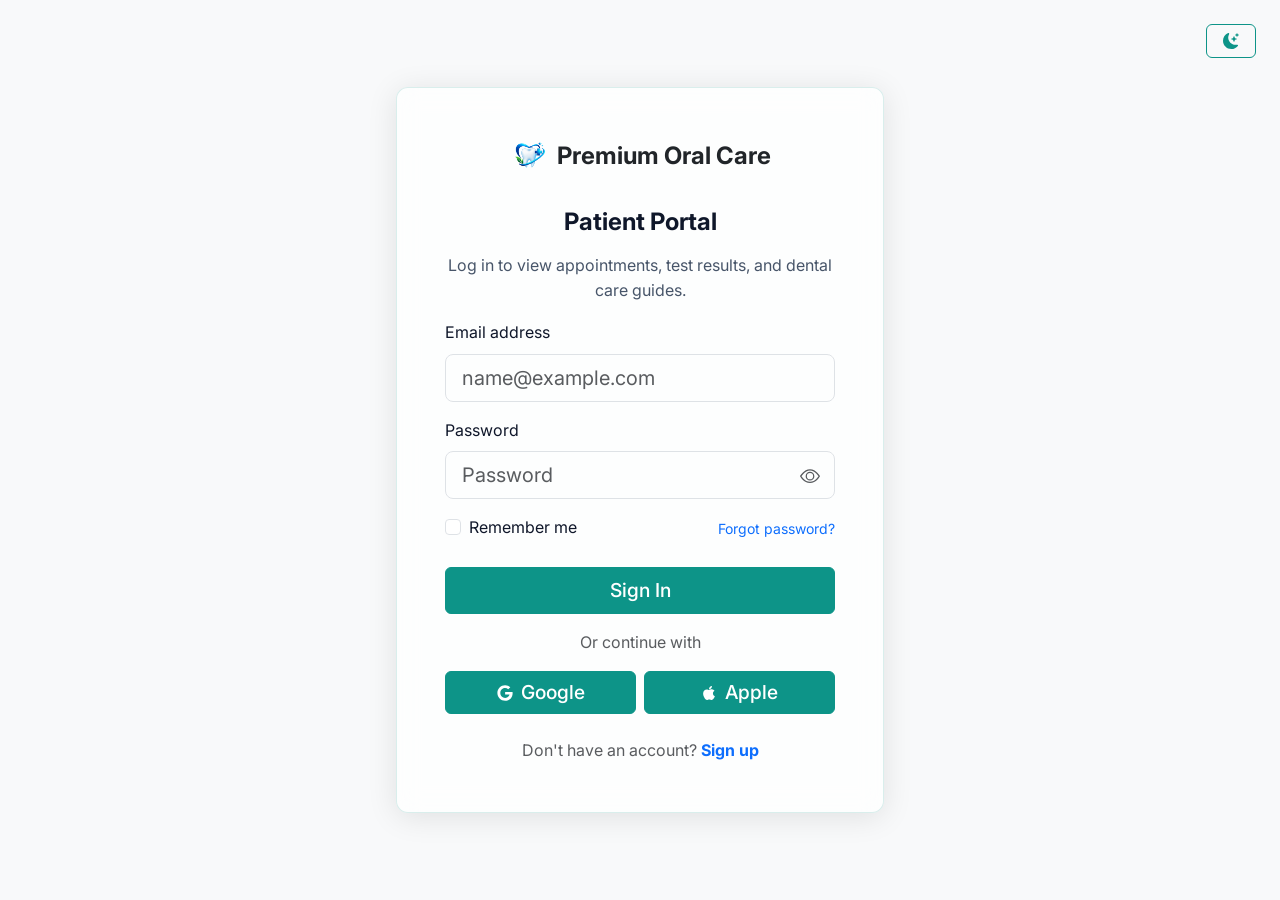
<file: login.html>
<!DOCTYPE html>
<html lang="en" data-bs-theme="light">

<head>
    <meta charset="UTF-8">
    <meta name="viewport" content="width=device-width, initial-scale=1.0">
    <title>Patient Login | Premium Oral Care</title>
    <link href="https://cdn.jsdelivr.net/npm/bootstrap@5.3.3/dist/css/bootstrap.min.css" rel="stylesheet">
    <link rel="stylesheet" href="assets/css/style.css?v=2">
    <link rel="stylesheet" href="assets/css/dark-mode.css">
    <link rel="stylesheet" href="assets/css/rtl.css">
    <link class="favicon" rel="icon" href="assets/images/logo11.png" type="image/png">
    <script>
        const savedTheme = localStorage.getItem('theme');
        if (savedTheme) {
            document.documentElement.setAttribute('data-bs-theme', savedTheme);
        }
        const savedDir = localStorage.getItem('dir');
        if (savedDir) {
            document.documentElement.setAttribute('dir', savedDir);
        }
    </script>
    <style>
        .form-wrapper {
            max-width: 450px;
            width: 100%;
            margin: 5rem auto auto auto; /* Clear top-right controls on mobile */
            display: flex;
            flex-direction: column;
            align-items: flex-end;
        }

        @media (min-width: 992px) {
            .form-wrapper {
                margin: auto; /* Center vertically on desktop */
            }
        }

        .form-container {
            width: 100%;
        }

        .password-toggle {
            cursor: pointer;
            position: absolute;
            right: 15px;
            top: 50%;
            transform: translateY(-50%);
            z-index: 10;
        }

        [dir="rtl"] .password-toggle {
            right: auto;
            left: 15px;
        }

        [dir="rtl"] .end-0 {
            right: auto !important;
            left: 0 !important;
        }

        /* Adjust card size on 1024px wide screens and scale up when height increases */
        @media (min-width: 1024px) {
            .form-wrapper {
                max-width: 520px;
                transition: all 0.3s ease;
            }
        }

        @media (min-width: 1024px) and (min-height: 1000px) {
            .form-wrapper {
                max-width: 580px;
            }
            .form-wrapper .glass-panel {
                padding: 3.5rem !important;
            }
            .form-wrapper h3 {
                font-size: 2.2rem !important;
            }
            .form-wrapper p, 
            .form-wrapper .form-check-label, 
            .form-wrapper .text-muted, 
            .form-wrapper a,
            .form-wrapper label {
                font-size: 1.15rem !important;
            }
            .form-wrapper .form-control {
                font-size: 1.2rem !important;
                padding: 0.9rem 1.2rem !important;
            }
            .form-wrapper .btn {
                font-size: 1.2rem !important;
                padding-top: 0.8rem !important;
                padding-bottom: 0.8rem !important;
            }
            .form-wrapper img {
                width: 48px;
                height: 48px;
            }
            .form-wrapper .fs-4 {
                font-size: 1.75rem !important;
            }
        }
        .btn-google,
        .btn-apple {
            background-color: var(--color-primary) !important;
            color: #ffffff !important;
            border-color: var(--color-primary) !important;
            transition: all 0.3s ease, transform 0.3s ease, box-shadow 0.3s ease;
        }
        .btn-google:hover,
        .btn-apple:hover {
            background-color: var(--color-secondary) !important;
            border-color: var(--color-secondary) !important;
            color: #ffffff !important;
            transform: translateY(-3px);
            box-shadow: 0 0 20px rgba(139, 92, 246, 0.6);
        }
    </style>
</head>

<body class="d-flex align-items-center py-4 bg-body-tertiary" style="min-height: 100vh; position: relative;">
    <!-- Top Right Controls (absolute positioned) -->
    <div class="position-absolute top-0 end-0 m-4 z-3 d-flex gap-2">
        <button class="btn btn-outline-custom d-flex align-items-center justify-content-center px-3"
            onclick="let themeTarget = document.documentElement.getAttribute('data-bs-theme') === 'dark' ? 'light' : 'dark'; document.documentElement.setAttribute('data-bs-theme', themeTarget); localStorage.setItem('theme', themeTarget);"
            title="Toggle Theme">
            <svg xmlns="http://www.w3.org/2000/svg" width="16" height="16" fill="currentColor"
                class="bi bi-moon-stars-fill" viewBox="0 0 16 16">
                <path
                    d="M6 .278a.768.768 0 0 1 .08.858 7.208 7.208 0 0 0-.878 3.46c0 4.021 3.278 7.277 7.318 7.277.527 0 1.04-.055 1.533-.16a.787.787 0 0 1 .81.316.733.733 0 0 1-.031.893A8.349 8.349 0 0 1 8.344 16C3.734 16 0 12.286 0 7.71 0 4.266 2.114 1.312 5.124.06A.752.752 0 0 1 6 .278z" />
                <path
                    d="M10.794 3.148a.217.217 0 0 1 .412 0l.387 1.162c.173.518.579.924 1.097 1.097l1.162.387a.217.217 0 0 1 0 .412l-1.162.387a1.734 1.734 0 0 0-1.097 1.097l-.387 1.162a.217.217 0 0 1-.412 0l-.387-1.162A1.734 1.734 0 0 0 9.31 6.593l-1.162-.387a.217.217 0 0 1 0-.412l1.162-.387a1.734 1.734 0 0 0 1.097-1.097l.387-1.162zM13.863.099a.145.145 0 0 1 .274 0l.258.774c.115.346.386.617.732.732l.774.258a.145.145 0 0 1 0 .274l-.774.258a1.156 1.156 0 0 0-.732.732l-.258.774a.145.145 0 0 1-.274 0l-.258-.774a1.156 1.156 0 0 0-.732-.732l-.774-.258a.145.145 0 0 1 0-.274l.774-.258c.346-.115.617-.386.732-.732L13.863.1z" />
            </svg>
        </button>
    </div>

    <div class="form-wrapper px-3">
        <!-- Main Content -->
        <main class="form-container">
        <div class="glass-panel p-4 p-sm-5 text-start">
            <div class="text-center mb-4">
                <a href="index.html"
                    class="d-inline-flex align-items-center gap-2 fs-4 fw-bold text-decoration-none text-body">
                    <img src="assets/images/logo11.png" alt="Premium Oral Care Logo" width="40" height="40" class="rounded-circle">
                    Premium Oral Care
                </a>
            </div>

            <h3 class="fs-4 fw-bold mb-3 text-center">Patient Portal</h3>
            <p class="text-center">Log in to view appointments, test results, and dental care guides.</p>

            <form>
                <div class="mb-3">
                    <label for="inputEmail" class="form-label">Email address</label>
                    <input type="email" class="form-control form-control-lg bg-transparent w-100" id="inputEmail"
                        placeholder="name@example.com" required>
                </div>

                <div class="mb-3">
                    <label for="inputPassword" class="form-label">Password</label>
                    <div class="position-relative">
                        <input type="password" class="form-control form-control-lg bg-transparent w-100"
                            id="inputPassword" placeholder="Password" required>
                        <span class="password-toggle text-muted"
                            onclick="let input = document.getElementById('inputPassword'); input.type = input.type === 'password' ? 'text' : 'password';">
                            <svg xmlns="http://www.w3.org/2000/svg" width="20" height="20" fill="currentColor"
                                class="bi bi-eye" viewBox="0 0 16 16">
                                <path
                                    d="M16 8s-3-5.5-8-5.5S0 8 0 8s3 5.5 8 5.5S16 8 16 8zM1.173 8a13.133 13.133 0 0 1 1.66-2.043C4.12 4.668 5.88 3.5 8 3.5c2.12 0 3.879 1.168 5.168 2.457A13.133 13.133 0 0 1 14.828 8c-.058.087-.122.183-.195.288-.335.48-.83 1.12-1.465 1.755C11.879 11.332 10.119 12.5 8 12.5c-2.12 0-3.879-1.168-5.168-2.457A13.134 13.134 0 0 1 1.172 8z" />
                                <path
                                    d="M8 5.5a2.5 2.5 0 1 0 0 5 2.5 2.5 0 0 0 0-5zM4.5 8a3.5 3.5 0 1 1 7 0 3.5 3.5 0 0 1-7 0z" />
                            </svg>
                        </span>
                    </div>
                </div>

                <div class="d-flex justify-content-between align-items-center mb-4">
                    <div class="form-check">
                        <input class="form-check-input" type="checkbox" value="remember-me" id="flexCheckDefault">
                        <label class="form-check-label" for="flexCheckDefault">
                            Remember me
                        </label>
                    </div>
                    <a href="#" class="text-primary text-decoration-none small">Forgot password?</a>
                </div>

                <button class="btn btn-primary-custom w-100 py-2 mb-3" type="submit">Sign In</button>

                <div class="text-center text-muted mb-3">Or continue with</div>

                <div class="d-flex gap-2 mb-4">
                    <button
                        class="btn btn-google w-50 d-flex align-items-center justify-content-center gap-2"
                        type="button">
                        <svg xmlns="http://www.w3.org/2000/svg" width="16" height="16" fill="currentColor"
                            class="bi bi-google" viewBox="0 0 488 512">
                            <path d="M488 261.8C488 403.3 391.1 504 248 504 110.8 504 0 393.2 0 256S110.8 8 248 8c66.8 0 123 24.5 166.3 64.9l-67.5 64.9C258.5 52.6 94.3 116.6 94.3 256c0 86.5 69.1 156.6 153.7 156.6 98.2 0 135-70.4 140.8-106.9H248v-85.3h236.1c2.3 12.7 3.9 24.9 3.9 41.4z"/>
                        </svg>
                        Google
                    </button>
                    <button
                        class="btn btn-apple w-50 d-flex align-items-center justify-content-center gap-2"
                        type="button">
                        <svg xmlns="http://www.w3.org/2000/svg" width="16" height="16" fill="currentColor"
                            class="bi bi-apple" viewBox="0 0 384 512">
                            <path d="M318.7 268.7c-.2-36.7 16.4-64.4 50-84.8-18.8-26.9-47.2-41.7-84.7-44.6-35.5-2.8-74.3 20.7-88.5 20.7-15 0-49.4-19.7-76.4-19.7C63.3 141.2 4 184.8 4 273.5q0 39.3 14.4 81.2c12.8 36.7 59 126.7 107.2 125.2 25.2-.6 43-17.9 75.8-17.9 31.8 0 48.3 17.9 76.4 17.9 48.6-.7 90.4-82.5 102.6-119.3-65.2-30.7-61.7-90-61.7-91.9zm-56.6-164.2c27.3-32.4 24.8-61.9 24-72.5-24.1 1.4-52 16.4-67.9 34.9-17.5 19.8-27.8 44.3-25.6 71.9 26.1 2 49.9-11.4 69.5-34.3z"/>
                        </svg>
                        Apple
                    </button>
                </div>

                <p class="text-center text-muted m-0">Don't have an account? <a href="signup.html"
                        class="text-primary text-decoration-none fw-bold">Sign up</a></p>
            </form>
        </div>
    </main>

    <script src="https://cdn.jsdelivr.net/npm/bootstrap@5.3.3/dist/js/bootstrap.bundle.min.js"></script>
</body>

</html>
</file>
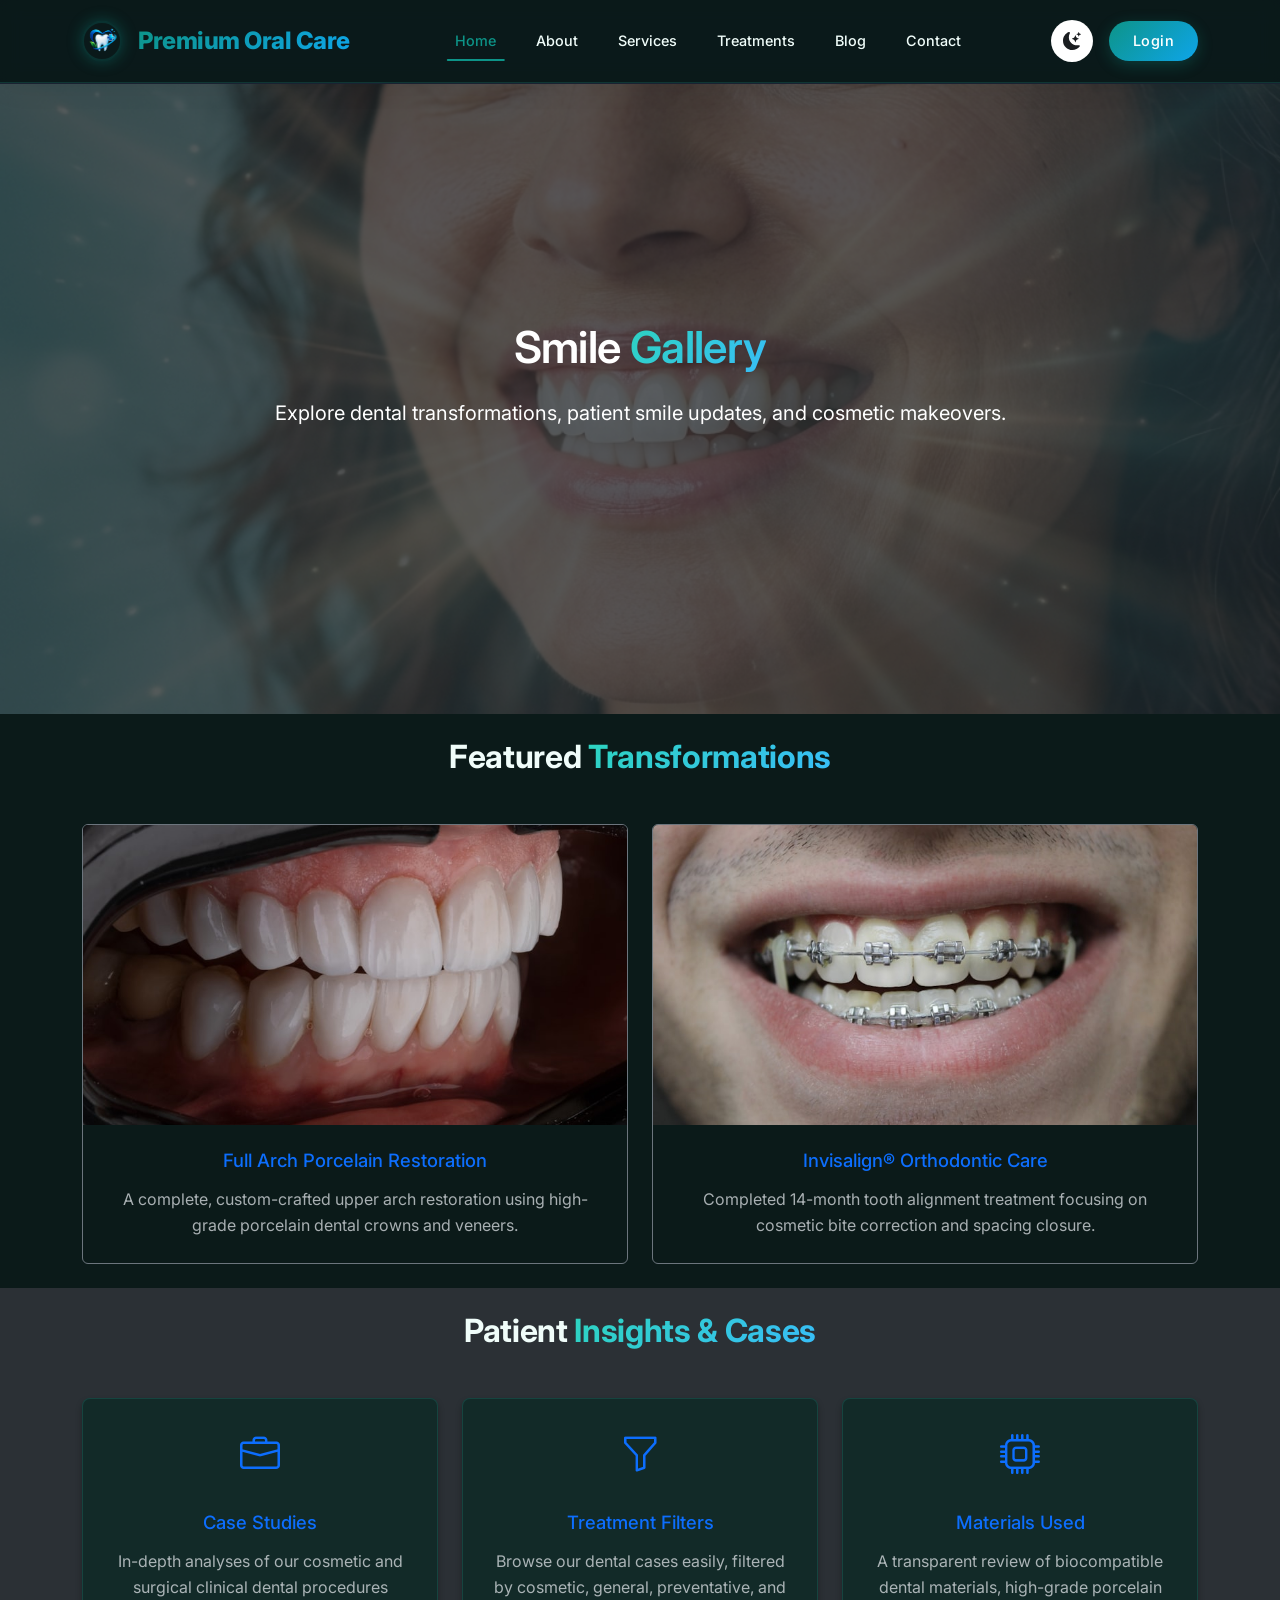
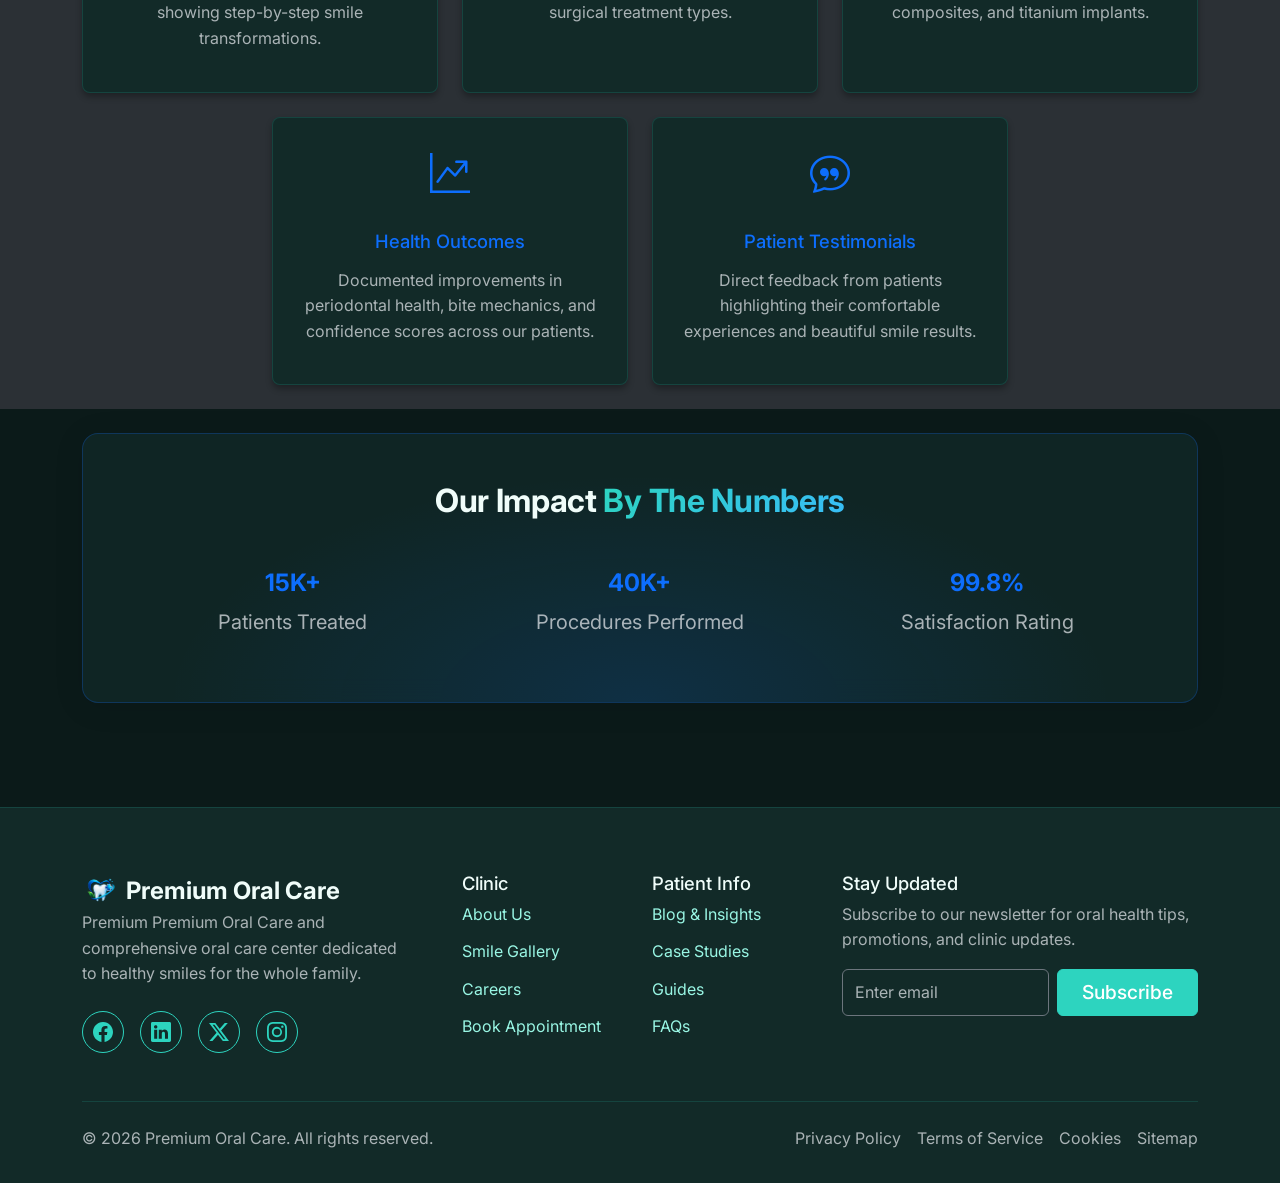
<file: portfolio.html>
<!DOCTYPE html>
<html lang="en" data-bs-theme="dark">

<head>
    <meta charset="UTF-8">
    <meta name="viewport" content="width=device-width, initial-scale=1.0">
    <title>Smile Gallery | Premium Oral Care</title>
    <link href="https://cdn.jsdelivr.net/npm/bootstrap@5.3.3/dist/css/bootstrap.min.css" rel="stylesheet">
    <link rel="stylesheet" href="https://cdn.jsdelivr.net/npm/bootstrap-icons@1.11.1/font/bootstrap-icons.css">
    <link rel="stylesheet" href="assets/css/style.css?v=2">
    <link rel="stylesheet" href="assets/css/dark-mode.css">
    <link rel="stylesheet" href="assets/css/rtl.css">
    <link rel="icon" href="assets/images/logo11.png" type="image/png">
    <script>
        const savedTheme = localStorage.getItem('theme');
        if (savedTheme) {
            document.documentElement.setAttribute('data-bs-theme', savedTheme);
        }
        const savedDir = localStorage.getItem('dir');
        if (savedDir) {
            document.documentElement.setAttribute('dir', savedDir);
        }
    </script>
    <style>
        /* Force hero text white in all themes */
        .hero-section h1,
        .hero-section h2,
        .hero-section p {
            color: #ffffff !important;
        }

        .hero-section h1 span:not(.text-gradient) {
            color: #ffffff !important;
        }
    </style>
</head>

<body>
        <!-- Premium Header / Navigation -->
    <header class="header-premium sticky-top" id="main-header">
        <nav class="navbar navbar-expand-xl py-3">
            <div class="container">
                <a class="navbar-brand d-flex align-items-center gap-3 fs-4 fw-bold premium-brand" href="index.html">
                    <img src="assets/images/logo11.png" alt="Premium Oral Care Logo" width="40" height="40"
                        class="rounded-circle brand-logo-glow">
                    <span>Premium Oral Care</span>
                </a>
                <button class="navbar-toggler custom-toggler" type="button" data-bs-toggle="collapse" data-bs-target="#mainNav">
                    <span class="navbar-toggler-icon"></span>
                </button>
                <div class="collapse navbar-collapse" id="mainNav">
                    <ul class="navbar-nav mx-auto mb-2 mb-lg-0 nav-links-premium">
                        <li class="nav-item"><a class="nav-link" href="index.html">Home</a></li>
                        <li class="nav-item"><a class="nav-link" href="about.html">About</a></li>
                        <li class="nav-item"><a class="nav-link" href="services.html">Services</a></li>
                        <li class="nav-item"><a class="nav-link" href="solutions.html">Treatments</a></li>
                        <li class="nav-item"><a class="nav-link" href="blog.html">Blog</a></li>
                        <li class="nav-item"><a class="nav-link" href="contact.html">Contact</a></li>
                    </ul>
                    <div class="d-flex gap-3 align-items-center action-buttons-premium">
                        <button class="btn theme-toggle-btn d-flex align-items-center justify-content-center"
                            onclick="let themeTarget = document.documentElement.getAttribute('data-bs-theme') === 'dark' ? 'light' : 'dark'; document.documentElement.setAttribute('data-bs-theme', themeTarget); localStorage.setItem('theme', themeTarget);"
                            title="Toggle Theme">
                            <svg xmlns="http://www.w3.org/2000/svg" width="18" height="18" fill="currentColor"
                                class="bi bi-moon-stars-fill" viewBox="0 0 16 16">
                                <path
                                    d="M6 .278a.768.768 0 0 1 .08.858 7.208 7.208 0 0 0-.878 3.46c0 4.021 3.278 7.277 7.318 7.277.527 0 1.04-.055 1.533-.16a.787.787 0 0 1 .81.316.733.733 0 0 1-.031.893A8.349 8.349 0 0 1 8.344 16C3.734 16 0 12.286 0 7.71 0 4.266 2.114 1.312 5.124.06A.752.752 0 0 1 6 .278z" />
                                <path
                                    d="M10.794 3.148a.217.217 0 0 1 .412 0l.387 1.162c.173.518.579.924 1.097 1.097l1.162.387a.217.217 0 0 1 0 .412l-1.162.387a1.734 1.734 0 0 0-1.097 1.097l-.387 1.162a.217.217 0 0 1-.412 0l-.387-1.162A1.734 1.734 0 0 0 9.31 6.593l-1.162-.387a.217.217 0 0 1 0-.412l1.162-.387a1.734 1.734 0 0 0 1.097-1.097l.387-1.162zM13.863.099a.145.145 0 0 1 .274 0l.258.774c.115.346.386.617.732.732l.774.258a.145.145 0 0 1 0 .274l-.774.258a1.156 1.156 0 0 0-.732.732l-.258.774a.145.145 0 0 1-.274 0l-.258-.774a1.156 1.156 0 0 0-.732-.732l-.774-.258a.145.145 0 0 1 0-.274l.774-.258c.346-.115.617-.386.732-.732L13.863.1z" />
                            </svg>
                        </button>
                        <a href="login.html" class="btn btn-premium-login d-flex align-items-center justify-content-center">Login</a>
                    </div>
                </div>
            </div>
        </nav>
    </header>

    <main>
        <section class="hero-section text-center position-relative text-white"
            style="background-image: url('assets/images/portfolio-hero-bg.png'); background-size: cover; background-position: center;">
            <div class="position-absolute top-0 start-0 w-100 h-100 bg-dark opacity-75"></div>
            <div class="container position-relative z-1">
                <h1 class="mb-4">Smile <span class="text-gradient">Gallery</span></h1>
                <p class="lead mx-auto mb-5">Explore dental transformations, patient smile updates, and cosmetic makeovers.</p>
            </div>
        </section>

        <!-- Sections outline based on specs -->
        <section class="py-4 text-center">
            <div class="container">
                <h2 class="mb-5 text-center fw-bold">Featured <span class="text-gradient">Transformations</span></h2>
                <div class="row g-4 text-center">
                    <div class="col-md-6 d-flex">
                        <div
                            class="card bg-transparent border border-secondary rounded w-100 h-100 p-0 overflow-hidden">
                            <img src="assets/images/card-veneers-whitening.jpg" alt="Cosmetic Reconstruction Case" class="w-100"
                                style="height: 300px; object-fit: cover;">
                            <div class="p-4">
                                <h4 class="text-primary mb-3">Full Arch Porcelain Restoration</h4>
                                <p class="text-muted mb-0">A complete, custom-crafted upper arch restoration using high-grade porcelain dental crowns and veneers.</p>
                            </div>
                        </div>
                    </div>
                    <div class="col-md-6 d-flex">
                        <div
                            class="card bg-transparent border border-secondary rounded w-100 h-100 p-0 overflow-hidden">
                            <img src="assets/images/card-orthodontics-braces.jpg" alt="Invisible Alignment Case" class="w-100"
                                style="height: 300px; object-fit: cover;">
                            <div class="p-4">
                                <h4 class="text-primary mb-3">Invisalign® Orthodontic Care</h4>
                                <p class="text-muted mb-0">Completed 14-month tooth alignment treatment focusing on cosmetic bite correction and spacing closure.</p>
                            </div>
                        </div>
                    </div>
                </div>
            </div>
        </section>
        <section class="py-4 bg-body-tertiary">
            <div class="container">
                <h2 class="mb-5 text-center fw-bold">Patient <span class="text-gradient">Insights & Cases</span></h2>
                <div class="row row-cols-1 row-cols-md-2 row-cols-lg-3 g-4 justify-content-center">
                    <!-- Card 1 -->
                    <div class="col">
                        <div class="service-card text-center d-flex flex-column h-100 position-relative p-4">
                            <div class="mb-4">
                                <i class="bi bi-briefcase fs-1 text-primary"></i>
                            </div>
                            <h4 class="text-primary mb-3">Case Studies</h4>
                            <p class="text-muted flex-grow-1">In-depth analyses of our cosmetic and surgical clinical dental procedures showing step-by-step smile transformations.</p>
                        </div>
                    </div>
                    <!-- Card 2 -->
                    <div class="col">
                        <div class="service-card text-center d-flex flex-column h-100 position-relative p-4">
                            <div class="mb-4">
                                <i class="bi bi-funnel fs-1 text-primary"></i>
                            </div>
                            <h4 class="text-primary mb-3">Treatment Filters</h4>
                            <p class="text-muted flex-grow-1">Browse our dental cases easily, filtered by cosmetic, general, preventative, and surgical treatment types.</p>
                        </div>
                    </div>
                    <!-- Card 3 -->
                    <div class="col">
                        <div class="service-card text-center d-flex flex-column h-100 position-relative p-4">
                            <div class="mb-4">
                                <i class="bi bi-cpu fs-1 text-primary"></i>
                            </div>
                            <h4 class="text-primary mb-3">Materials Used</h4>
                            <p class="text-muted flex-grow-1">A transparent review of biocompatible dental materials, high-grade porcelain composites, and titanium implants.</p>
                        </div>
                    </div>
                    <!-- Card 4 -->
                    <div class="col">
                        <div class="service-card text-center d-flex flex-column h-100 position-relative p-4">
                            <div class="mb-4">
                                <i class="bi bi-graph-up-arrow fs-1 text-primary"></i>
                            </div>
                            <h4 class="text-primary mb-3">Health Outcomes</h4>
                            <p class="text-muted flex-grow-1">Documented improvements in periodontal health, bite mechanics, and confidence scores across our patients.</p>
                        </div>
                    </div>
                    <!-- Card 5 -->
                    <div class="col">
                        <div class="service-card text-center d-flex flex-column h-100 position-relative p-4">
                            <div class="mb-4">
                                <i class="bi bi-chat-quote fs-1 text-primary"></i>
                            </div>
                            <h4 class="text-primary mb-3">Patient Testimonials</h4>
                            <p class="text-muted flex-grow-1">Direct feedback from patients highlighting their comfortable experiences and beautiful smile results.</p>
                        </div>
                    </div>
                </div>
            </div>
        </section>

        <!-- Page Conclusion: Metrics -->
        <section class="py-4 mb-4">
            <div class="container">
                <div
                    class="glass-panel p-5 text-center position-relative overflow-hidden border border-primary border-opacity-25 rounded-4">
                    <div class="position-absolute bottom-0 start-50 translate-middle-x w-100 h-100"
                        style="background: radial-gradient(ellipse at bottom, rgba(13,110,253,0.15) 0%, transparent 60%); z-index: 0;">
                    </div>
                    <div class="position-relative" style="z-index: 1;">
                        <h2 class="mb-5 fw-bold">Our Impact <span class="text-gradient">By The Numbers</span></h2>
                        <div class="row g-4 justify-content-center">
                            <div class="col-md-4">
                                <h3 class="display-3 fw-bold text-primary mb-2">15K+</h3>
                                <p class="text-muted fs-5">Patients Treated</p>
                            </div>
                            <div class="col-md-4">
                                <h3 class="display-3 fw-bold text-primary mb-2">40K+</h3>
                                <p class="text-muted fs-5">Procedures Performed</p>
                            </div>
                            <div class="col-md-4">
                                <h3 class="display-3 fw-bold text-primary mb-2">99.8%</h3>
                                <p class="text-muted fs-5">Satisfaction Rating</p>
                            </div>
                        </div>
                    </div>
                </div>
            </div>
        </section>
    </main>

    <footer class="mega-footer">
        <div class="container">
            <div class="row g-4 mb-4">
                <div class="col-lg-4 col-md-6">
                    <a class="navbar-brand d-flex align-items-center gap-2 fs-4 fw-bold" href="index.html"
                        style="padding: 0;">
                        <img src="assets/images/logo11.png" alt="Premium Oral Care Logo" width="36" height="36" class="rounded-circle">
                        Premium Oral Care
                    </a>
                    <p class="text-muted pe-lg-4 mb-4">Premium Premium Oral Care and comprehensive oral care center dedicated to healthy smiles for the whole family.</p>
                    <div class="d-flex gap-3">
                        <a href="#"
                            class="btn btn-outline-custom rounded-circle p-2 d-flex align-items-center justify-content-center"
                            style="width: 42px; height: 42px;" title="Facebook">
                            <svg xmlns="http://www.w3.org/2000/svg" width="20" height="20" fill="currentColor"
                                class="bi bi-facebook" viewBox="0 0 16 16">
                                <path
                                    d="M16 8.049c0-4.446-3.582-8.05-8-8.05C3.58 0-.002 3.603-.002 8.05c0 4.017 2.926 7.347 6.75 7.951v-5.625h-2.03V8.05H6.75V6.275c0-2.017 1.195-3.131 3.022-3.131.876 0 1.791.157 1.791.157v1.98h-1.009c-.993 0-1.303.621-1.303 1.258v1.51h2.218l-.354 2.326H9.25V16c3.824-.604 6.75-3.934 6.75-7.951z" />
                            </svg>
                        </a>
                        <a href="#"
                            class="btn btn-outline-custom rounded-circle p-2 d-flex align-items-center justify-content-center"
                            style="width: 42px; height: 42px;" title="LinkedIn">
                            <svg xmlns="http://www.w3.org/2000/svg" width="20" height="20" fill="currentColor"
                                class="bi bi-linkedin" viewBox="0 0 16 16">
                                <path
                                    d="M0 1.146C0 .513.526 0 1.175 0h13.65C15.474 0 16 .513 16 1.146v13.708c0 .633-.526 1.146-1.175 1.146H1.175C.526 16 0 15.487 0 14.854V1.146zm4.943 12.248V6.169H2.542v7.225h2.401zm-1.2-8.212c.837 0 1.358-.554 1.358-1.248-.015-.709-.52-1.248-1.342-1.248-.822 0-1.359.54-1.359 1.248 0 .694.521 1.248 1.327 1.248h.016zm4.908 8.212V9.359c0-.216.016-.432.08-.586.173-.431.568-.878 1.232-.878.869 0 1.216.662 1.216 1.634v3.865h2.401V9.25c0-2.22-1.184-3.252-2.764-3.252-1.274 0-1.845.7-2.165 1.193v.025h-.016a5.54 5.54 0 0 1 .016-.025V6.169h-2.4c.03.678 0 7.225 0 7.225h2.4z" />
                            </svg>
                        </a>
                        <a href="#"
                            class="btn btn-outline-custom rounded-circle p-2 d-flex align-items-center justify-content-center"
                            style="width: 42px; height: 42px;" title="X (Twitter)">
                            <svg xmlns="http://www.w3.org/2000/svg" width="20" height="20" fill="currentColor"
                                class="bi bi-twitter-x" viewBox="0 0 16 16">
                                <path
                                    d="M12.6.75h2.454l-5.36 6.142L16 15.25h-4.937l-3.867-5.07-4.425 5.07H.316l5.733-6.57L0 .75h5.063l3.495 4.633L12.601.75Zm-.86 13.028h1.36L4.323 2.145H2.865l8.875 11.633Z" />
                            </svg>
                        </a>
                        <a href="#"
                            class="btn btn-outline-custom rounded-circle p-2 d-flex align-items-center justify-content-center"
                            style="width: 42px; height: 42px;" title="Instagram">
                            <svg xmlns="http://www.w3.org/2000/svg" width="20" height="20" fill="currentColor"
                                class="bi bi-instagram" viewBox="0 0 16 16">
                                <path
                                    d="M8 0C5.829 0 5.556.01 4.703.048 3.85.088 3.269.222 2.76.42a3.917 3.917 0 0 0-1.417.923A3.927 3.927 0 0 0 .42 2.76C.222 3.268.087 3.85.048 4.7.01 5.555 0 5.827 0 8.001c0 2.172.01 2.444.048 3.297.04.852.174 1.433.372 1.942.205.526.478.972.923 1.417.444.445.89.719 1.416.923.51.198 1.09.333 1.942.372C5.555 15.99 5.827 16 8 16s2.444-.01 3.298-.048c.851-.04 1.434-.174 1.943-.372a3.916 3.916 0 0 0 1.416-.923c.445-.445.718-.891.923-1.417.197-.509.332-1.09.372-1.942C15.99 10.445 16 10.173 16 8s-.01-2.445-.048-3.299c-.04-.851-.175-1.433-.372-1.941a3.926 3.926 0 0 0-.923-1.417A3.911 3.911 0 0 0 13.24.42c-.51-.198-1.092-.333-1.943-.372C10.443.01 10.172 0 7.998 0h.003zm-.717 1.442h.718c2.136 0 2.389.007 3.232.046.78.036 1.204.166 1.486.275.373.145.64.319.92.599.28.28.453.546.598.92.11.281.24.705.275 1.485.039.843.047 1.096.047 3.231s-.008 2.389-.047 3.232c-.035.78-.166 1.203-.275 1.485a2.47 2.47 0 0 1-.599.919c-.28.28-.546.453-.92.598-.28.11-.704.24-1.485.276-.843.038-1.096.047-3.232.047s-2.39-.009-3.233-.047c-.78-.036-1.203-.166-1.485-.276a2.478 2.478 0 0 1-.92-.598 2.48 2.48 0 0 1-.6-.92c-.109-.281-.24-.705-.275-1.485-.038-.843-.046-1.096-.046-3.233 0-2.136.008-2.388.046-3.231.036-.78.166-1.204.276-1.486.145-.373.319-.64.599-.92.28-.28.546-.453.92-.598.282-.11.705-.24 1.485-.276.738-.034 1.024-.044 2.515-.045v.002zm4.988 1.328a.96.96 0 1 0 0 1.92.96.96 0 0 0 0-1.92zm-4.27 1.122a4.109 4.109 0 1 0 0 8.217 4.109 4.109 0 0 0 0-8.217zm0 1.441a2.667 2.667 0 1 1 0 5.334 2.667 2.667 0 0 1 0-5.334z" />
                            </svg>
                        </a>
                    </div>
                </div>
                <div class="col-lg-2 col-md-6">
                    <h5 class="footer-heading">Clinic</h5>
                    <a href="about.html" class="footer-link">About Us</a>
                    <a href="portfolio.html" class="footer-link">Smile Gallery</a>
                    <a href="#" class="footer-link">Careers</a>
                    <a href="contact.html" class="footer-link">Book Appointment</a>
                </div>
                <div class="col-lg-2 col-md-6">
                    <h5 class="footer-heading">Patient Info</h5>
                    <a href="blog.html" class="footer-link">Blog & Insights</a>
                    <a href="portfolio.html" class="footer-link">Case Studies</a>
                    <a href="#" class="footer-link">Guides</a>
                    <a href="#" class="footer-link">FAQs</a>
                </div>
                <div class="col-lg-4 col-md-12">
                    <h5 class="footer-heading">Stay Updated</h5>
                    <p class="text-muted mb-3">Subscribe to our newsletter for oral health tips, promotions, and clinic updates.</p>
                    <form class="d-flex gap-2">
                        <input type="email" class="form-control bg-transparent border-secondary"
                            placeholder="Enter email" aria-label="Email" required>
                        <button class="btn btn-primary-custom px-4" type="submit">Subscribe</button>
                    </form>
                </div>
            </div>
            <div class="footer-bottom">
                <div class="text-muted">&copy; 2026 Premium Oral Care. All rights reserved.</div>
                <div class="d-flex gap-3 mt-3 mt-md-0">
                    <a href="#" class="text-muted text-decoration-none">Privacy Policy</a>
                    <a href="#" class="text-muted text-decoration-none">Terms of Service</a>
                    <a href="#" class="text-muted text-decoration-none">Cookies</a>
                    <a href="#" class="text-muted text-decoration-none">Sitemap</a>
                </div>
            </div>
        </div>
    </footer>

    <script src="https://cdn.jsdelivr.net/npm/bootstrap@5.3.3/dist/js/bootstrap.bundle.min.js"></script>
    <script src="assets/js/main.js"></script>

    <!-- Back to Top Button -->
    <a href="#" id="backToTop" title="Back to top">
        <svg xmlns="http://www.w3.org/2000/svg" width="24" height="24" fill="currentColor" class="bi bi-chevron-up"
            viewBox="0 0 16 16">
            <path fill-rule="evenodd"
                d="M7.646 4.646a.5.5 0 0 1 .708 0l6 6a.5.5 0 0 1-.708.708L8 5.707l-5.646 5.647a.5.5 0 0 1-.708-.708l6-6z" />
        </svg>
    </a>
</body>

</html>
</file>
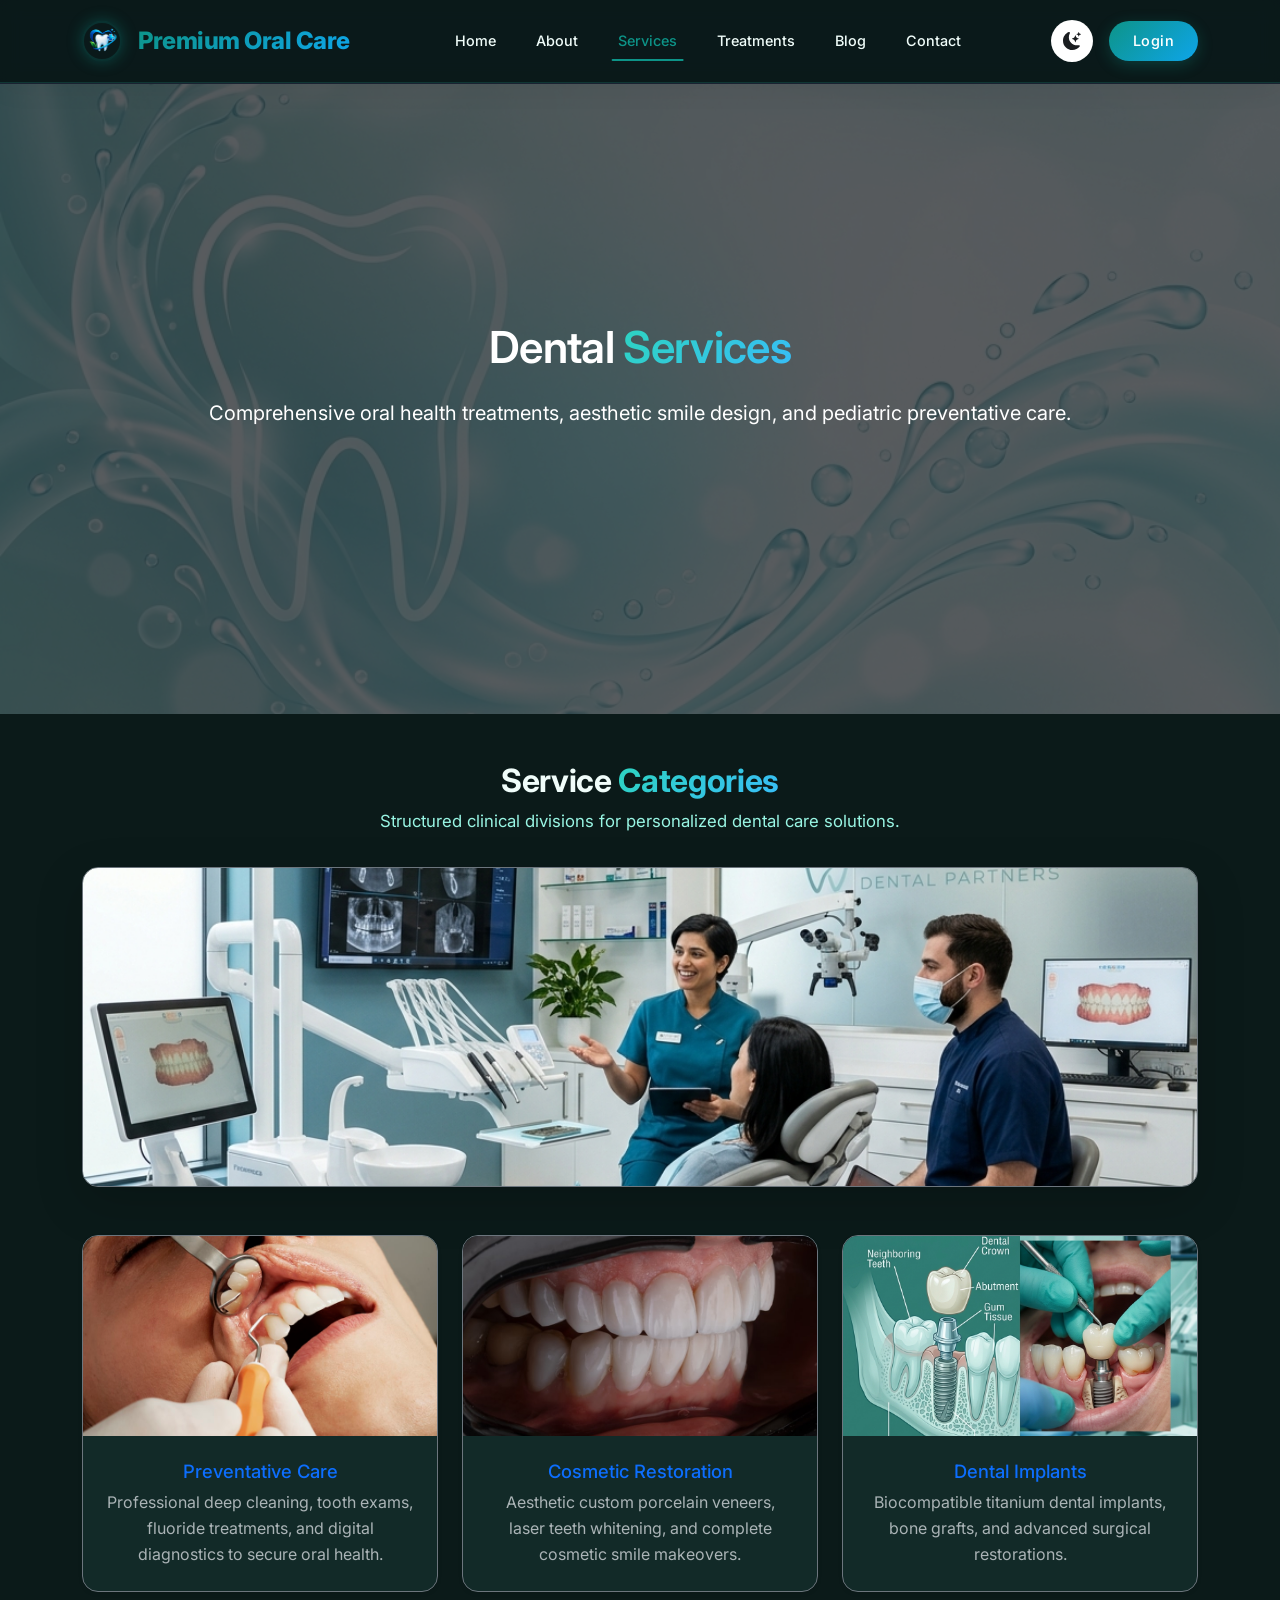
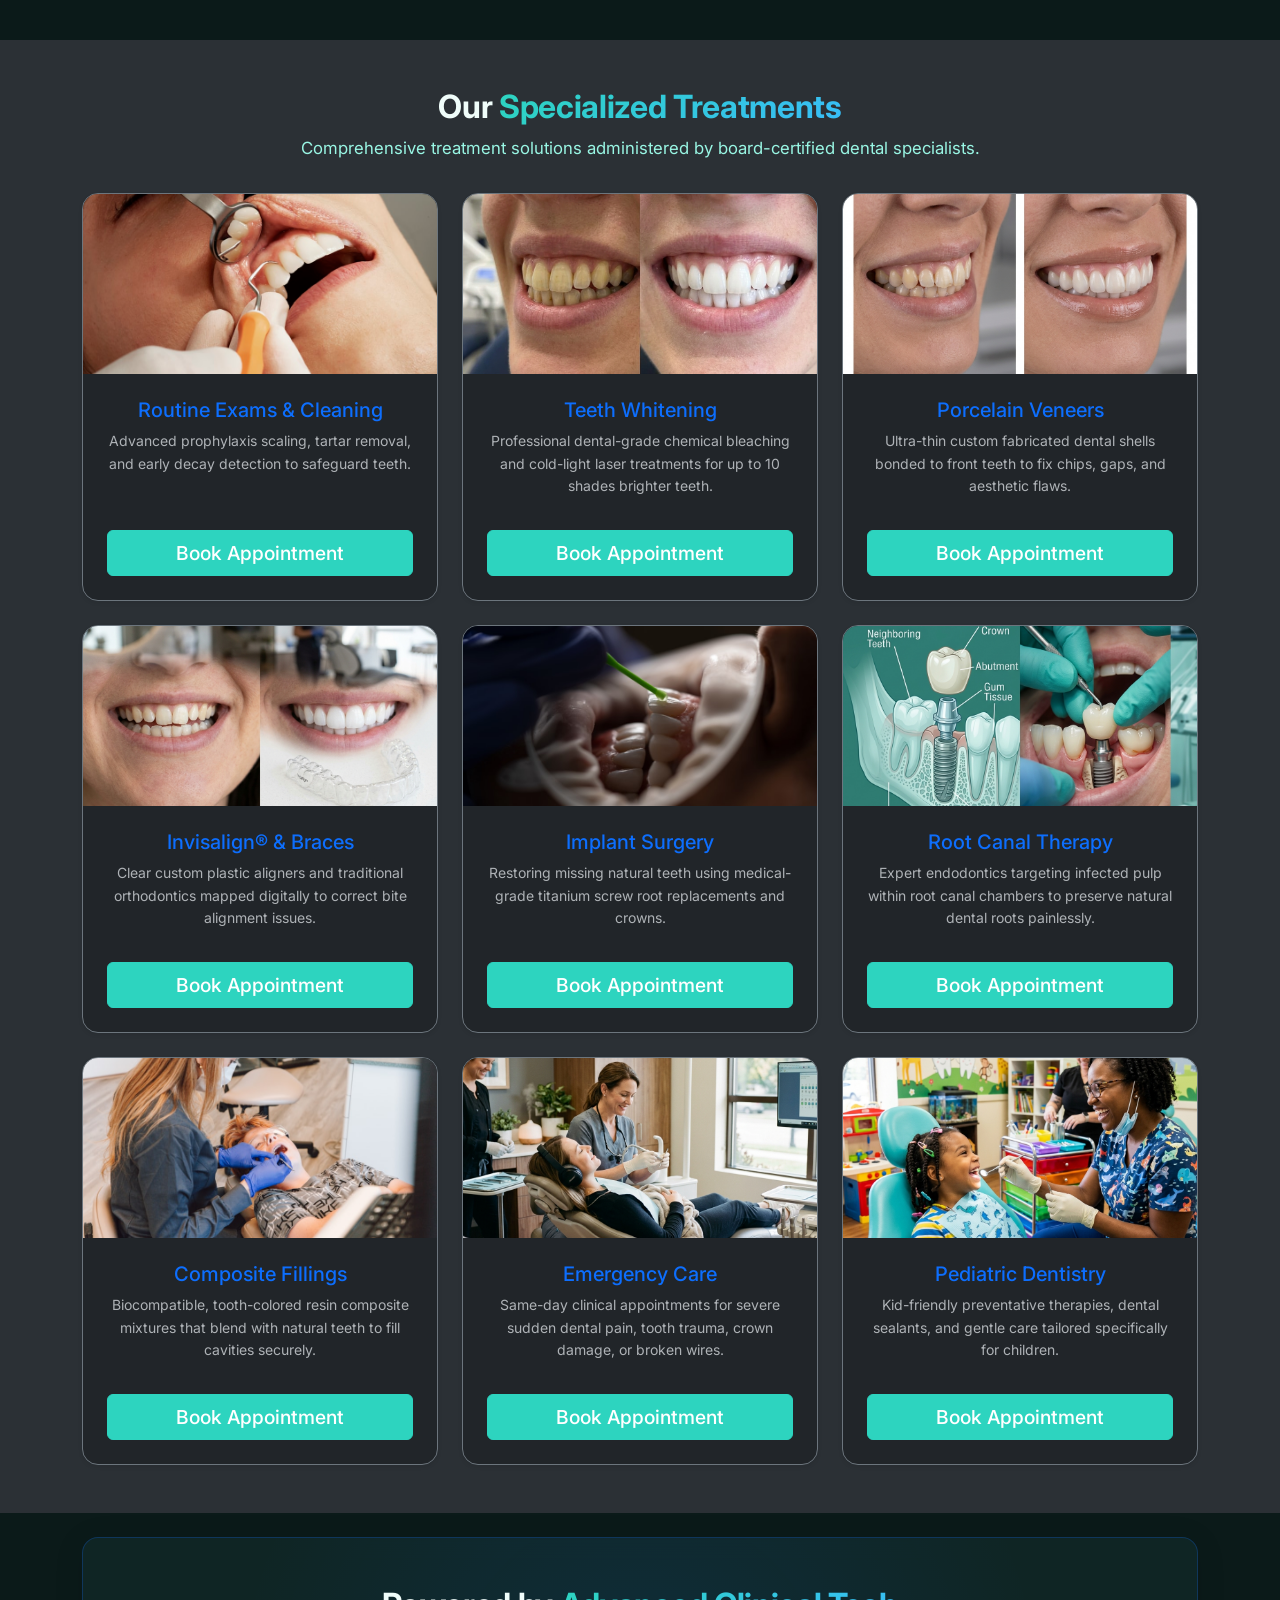
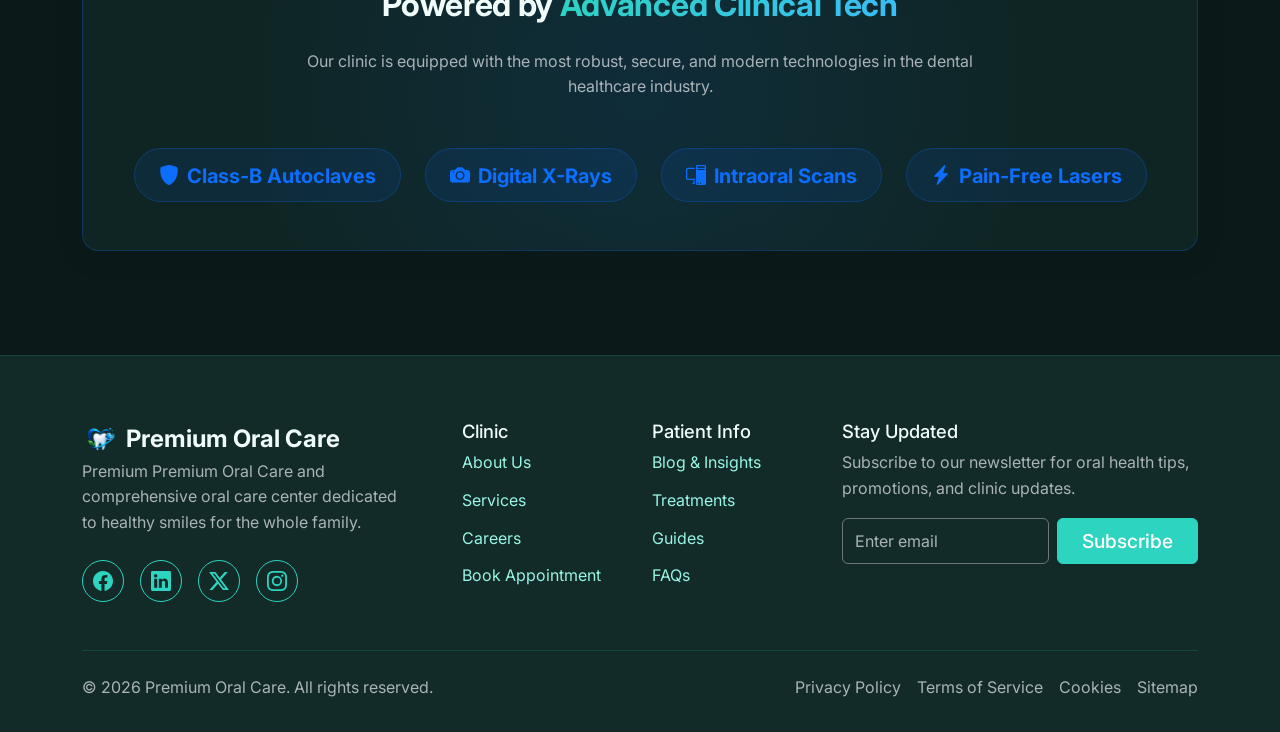
<file: services.html>
<!DOCTYPE html>
<html lang="en" data-bs-theme="dark">

<head>
    <meta charset="UTF-8">
    <meta name="viewport" content="width=device-width, initial-scale=1.0">
    <title>Services | Premium Oral Care</title>
    <link href="https://cdn.jsdelivr.net/npm/bootstrap@5.3.3/dist/css/bootstrap.min.css" rel="stylesheet">
    <link rel="stylesheet" href="https://cdn.jsdelivr.net/npm/bootstrap-icons@1.11.1/font/bootstrap-icons.css">
    <link rel="stylesheet" href="assets/css/style.css?v=2">
    <link rel="stylesheet" href="assets/css/dark-mode.css">
    <link rel="stylesheet" href="assets/css/rtl.css">
    <link class="favicon" rel="icon" href="assets/images/logo11.png" type="image/png">
    <script>
        const savedTheme = localStorage.getItem('theme');
        if (savedTheme) {
            document.documentElement.setAttribute('data-bs-theme', savedTheme);
        }
        const savedDir = localStorage.getItem('dir');
        if (savedDir) {
            document.documentElement.setAttribute('dir', savedDir);
        }
    </script>
    <style>
        /* Force hero text white in all themes */
        .hero-section h1,
        .hero-section h2,
        .hero-section p {
            color: #ffffff !important;
        }

        .hero-section h1 span:not(.text-gradient) {
            color: #ffffff !important;
        }
    </style>
</head>

<body>
    <!-- Top Header / Navbar -->
        <!-- Premium Header / Navigation -->
    <header class="header-premium sticky-top" id="main-header">
        <nav class="navbar navbar-expand-xl py-3">
            <div class="container">
                <a class="navbar-brand d-flex align-items-center gap-3 fs-4 fw-bold premium-brand" href="index.html">
                    <img src="assets/images/logo11.png" alt="Premium Oral Care Logo" width="40" height="40"
                        class="rounded-circle brand-logo-glow">
                    <span>Premium Oral Care</span>
                </a>
                <button class="navbar-toggler custom-toggler" type="button" data-bs-toggle="collapse" data-bs-target="#mainNav">
                    <span class="navbar-toggler-icon"></span>
                </button>
                <div class="collapse navbar-collapse" id="mainNav">
                    <ul class="navbar-nav mx-auto mb-2 mb-lg-0 nav-links-premium">
                        <li class="nav-item"><a class="nav-link" href="index.html">Home</a></li>
                        <li class="nav-item"><a class="nav-link" href="about.html">About</a></li>
                        <li class="nav-item"><a class="nav-link" href="services.html">Services</a></li>
                        <li class="nav-item"><a class="nav-link" href="solutions.html">Treatments</a></li>
                        <li class="nav-item"><a class="nav-link" href="blog.html">Blog</a></li>
                        <li class="nav-item"><a class="nav-link" href="contact.html">Contact</a></li>
                    </ul>
                    <div class="d-flex gap-3 align-items-center action-buttons-premium">
                        <button class="btn theme-toggle-btn d-flex align-items-center justify-content-center"
                            onclick="let themeTarget = document.documentElement.getAttribute('data-bs-theme') === 'dark' ? 'light' : 'dark'; document.documentElement.setAttribute('data-bs-theme', themeTarget); localStorage.setItem('theme', themeTarget);"
                            title="Toggle Theme">
                            <svg xmlns="http://www.w3.org/2000/svg" width="18" height="18" fill="currentColor"
                                class="bi bi-moon-stars-fill" viewBox="0 0 16 16">
                                <path
                                    d="M6 .278a.768.768 0 0 1 .08.858 7.208 7.208 0 0 0-.878 3.46c0 4.021 3.278 7.277 7.318 7.277.527 0 1.04-.055 1.533-.16a.787.787 0 0 1 .81.316.733.733 0 0 1-.031.893A8.349 8.349 0 0 1 8.344 16C3.734 16 0 12.286 0 7.71 0 4.266 2.114 1.312 5.124.06A.752.752 0 0 1 6 .278z" />
                                <path
                                    d="M10.794 3.148a.217.217 0 0 1 .412 0l.387 1.162c.173.518.579.924 1.097 1.097l1.162.387a.217.217 0 0 1 0 .412l-1.162.387a1.734 1.734 0 0 0-1.097 1.097l-.387 1.162a.217.217 0 0 1-.412 0l-.387-1.162A1.734 1.734 0 0 0 9.31 6.593l-1.162-.387a.217.217 0 0 1 0-.412l1.162-.387a1.734 1.734 0 0 0 1.097-1.097l.387-1.162zM13.863.099a.145.145 0 0 1 .274 0l.258.774c.115.346.386.617.732.732l.774.258a.145.145 0 0 1 0 .274l-.774.258a1.156 1.156 0 0 0-.732.732l-.258.774a.145.145 0 0 1-.274 0l-.258-.774a1.156 1.156 0 0 0-.732-.732l-.774-.258a.145.145 0 0 1 0-.274l.774-.258c.346-.115.617-.386.732-.732L13.863.1z" />
                            </svg>
                        </button>
                        <a href="login.html" class="btn btn-premium-login d-flex align-items-center justify-content-center">Login</a>
                    </div>
                </div>
            </div>
        </nav>
    </header>

    <main>
        <!-- Section: Hero -->
        <section class="hero-section text-center position-relative text-white"
            style="background-image: url('assets/images/services-hero-bg.png'); background-size: cover; background-position: center;">
            <div class="position-absolute top-0 start-0 w-100 h-100 bg-dark opacity-75"></div>
            <div class="container position-relative z-1">
                <h1 class="mb-4">Dental <span class="text-gradient">Services</span></h1>
                <p class="lead mx-auto mb-5">Comprehensive oral health treatments, aesthetic smile design, and pediatric
                    preventative care.</p>
            </div>
        </section>

        <!-- Sections outline based on specs -->
        <section class="py-5 text-center">
            <div class="container">
                <h2 class="mb-2 text-center fw-bold">Service <span class="text-gradient">Categories</span></h2>
                <p class="section-subheading text-center">Structured clinical divisions for personalized dental care
                    solutions.</p>
                <!-- Service Categories Banner -->
                <div class="mb-5">
                    <img src="assets/images/dental-clinic-team.png" alt="Our Dental Services"
                        class="img-fluid rounded-4 shadow-lg border border-secondary w-100"
                        style="max-height: 320px; object-fit: cover;">
                </div>
                <div class="row g-4 text-center">
                    <div class="col-md-4 d-flex">
                        <div
                            class="service-card text-center w-100 h-100 p-0 overflow-hidden bg-body-surface border border-secondary rounded-4 shadow-sm">
                            <img src="assets/images/card-preventative-cleaning.jpg" alt="Preventative Care"
                                class="w-100" style="height: 200px; object-fit: cover;">
                            <div class="p-4">
                                <h4 class="text-primary mb-2">Preventative Care</h4>
                                <p class="text-muted mb-0">Professional deep cleaning, tooth exams, fluoride treatments,
                                    and digital diagnostics to secure oral health.</p>
                            </div>
                        </div>
                    </div>
                    <div class="col-md-4 d-flex">
                        <div
                            class="service-card text-center w-100 h-100 p-0 overflow-hidden bg-body-surface border border-secondary rounded-4 shadow-sm">
                            <img src="assets/images/card-veneers-whitening.jpg" alt="Cosmetic Restoration" class="w-100"
                                style="height: 200px; object-fit: cover;">
                            <div class="p-4">
                                <h4 class="text-primary mb-2">Cosmetic Restoration</h4>
                                <p class="text-muted mb-0">Aesthetic custom porcelain veneers, laser teeth whitening,
                                    and complete cosmetic smile makeovers.</p>
                            </div>
                        </div>
                    </div>
                    <div class="col-md-4 d-flex">
                        <div
                            class="service-card text-center w-100 h-100 p-0 overflow-hidden bg-body-surface border border-secondary rounded-4 shadow-sm">
                            <img src="assets/images/dental-implant.png" alt="Surgical Implants" class="w-100"
                                style="height: 200px; object-fit: cover;">
                            <div class="p-4">
                                <h4 class="text-primary mb-2">Dental Implants</h4>
                                <p class="text-muted mb-0">Biocompatible titanium dental implants, bone grafts, and
                                    advanced surgical restorations.</p>
                            </div>
                        </div>
                    </div>
                </div>
            </div>
        </section>
        <section class="py-5 bg-body-tertiary">
            <div class="container">
                <h2 class="mb-2 text-center fw-bold">Our <span class="text-gradient">Specialized Treatments</span></h2>
                <p class="section-subheading text-center">Comprehensive treatment solutions administered by
                    board-certified dental specialists.</p>

                <div class="row row-cols-1 row-cols-md-2 row-cols-lg-3 g-4 justify-content-center">

                    <!-- Card 1: Routine Exams & Cleaning -->
                    <div class="col">
                        <div
                            class="card h-100 border-secondary bg-body-surface overflow-hidden shadow-sm rounded-4 text-center">
                            <img src="assets/images/card-preventative-cleaning.jpg" alt="Routine Exams & Cleaning"
                                class="card-img-top" style="height: 180px; object-fit: cover;">
                            <div class="card-body p-4 d-flex flex-column">
                                <h4 class="text-primary mb-2 fs-5">Routine Exams &amp; Cleaning</h4>
                                <p class="text-muted small flex-grow-1">Advanced prophylaxis scaling, tartar removal,
                                    and early decay detection to safeguard teeth.</p>
                                <a href="contact.html" class="btn btn-primary-custom btn-sm mt-3">Book Appointment</a>
                            </div>
                        </div>
                    </div>

                    <!-- Card 2: Teeth Whitening -->
                    <div class="col">
                        <div
                            class="card h-100 border-secondary bg-body-surface overflow-hidden shadow-sm rounded-4 text-center">
                            <img src="assets/images/teeth-whitening.png" alt="Teeth Whitening" class="card-img-top"
                                style="height: 180px; object-fit: cover;">
                            <div class="card-body p-4 d-flex flex-column">
                                <h4 class="text-primary mb-2 fs-5">Teeth Whitening</h4>
                                <p class="text-muted small flex-grow-1">Professional dental-grade chemical bleaching and
                                    cold-light laser treatments for up to 10 shades brighter teeth.</p>
                                <a href="contact.html" class="btn btn-primary-custom btn-sm mt-3">Book Appointment</a>
                            </div>
                        </div>
                    </div>

                    <!-- Card 3: Porcelain Veneers -->
                    <div class="col">
                        <div
                            class="card h-100 border-secondary bg-body-surface overflow-hidden shadow-sm rounded-4 text-center">
                            <img src="assets/images/porcelain-veneers.png" alt="Porcelain Veneers" class="card-img-top"
                                style="height: 180px; object-fit: cover;">
                            <div class="card-body p-4 d-flex flex-column">
                                <h4 class="text-primary mb-2 fs-5">Porcelain Veneers</h4>
                                <p class="text-muted small flex-grow-1">Ultra-thin custom fabricated dental shells
                                    bonded to front teeth to fix chips, gaps, and aesthetic flaws.</p>
                                <a href="contact.html" class="btn btn-primary-custom btn-sm mt-3">Book Appointment</a>
                            </div>
                        </div>
                    </div>

                    <!-- Card 4: Invisalign & Braces -->
                    <div class="col">
                        <div
                            class="card h-100 border-secondary bg-body-surface overflow-hidden shadow-sm rounded-4 text-center">
                            <img src="assets/images/invisalign-braces.png" alt="Invisalign & Braces"
                                class="card-img-top" style="height: 180px; object-fit: cover;">
                            <div class="card-body p-4 d-flex flex-column">
                                <h4 class="text-primary mb-2 fs-5">Invisalign® &amp; Braces</h4>
                                <p class="text-muted small flex-grow-1">Clear custom plastic aligners and traditional
                                    orthodontics mapped digitally to correct bite alignment issues.</p>
                                <a href="contact.html" class="btn btn-primary-custom btn-sm mt-3">Book Appointment</a>
                            </div>
                        </div>
                    </div>

                    <!-- Card 5: Implant Surgery -->
                    <div class="col">
                        <div
                            class="card h-100 border-secondary bg-body-surface overflow-hidden shadow-sm rounded-4 text-center">
                            <img src="assets/images/card-composite-fillings.jpg" alt="Implant Surgery"
                                class="card-img-top" style="height: 180px; object-fit: cover;">
                            <div class="card-body p-4 d-flex flex-column">
                                <h4 class="text-primary mb-2 fs-5">Implant Surgery</h4>
                                <p class="text-muted small flex-grow-1">Restoring missing natural teeth using
                                    medical-grade titanium screw root replacements and crowns.</p>
                                <a href="contact.html" class="btn btn-primary-custom btn-sm mt-3">Book Appointment</a>
                            </div>
                        </div>
                    </div>

                    <!-- Card 6: Root Canal Therapy -->
                    <div class="col">
                        <div
                            class="card h-100 border-secondary bg-body-surface overflow-hidden shadow-sm rounded-4 text-center">
                            <img src="assets/images/dental-implant.png" alt="Root Canal Therapy" class="card-img-top"
                                style="height: 180px; object-fit: cover;">
                            <div class="card-body p-4 d-flex flex-column">
                                <h4 class="text-primary mb-2 fs-5">Root Canal Therapy</h4>
                                <p class="text-muted small flex-grow-1">Expert endodontics targeting infected pulp
                                    within root canal chambers to preserve natural dental roots painlessly.</p>
                                <a href="contact.html" class="btn btn-primary-custom btn-sm mt-3">Book Appointment</a>
                            </div>
                        </div>
                    </div>

                    <!-- Card 7: Composite Fillings -->
                    <div class="col">
                        <div
                            class="card h-100 border-secondary bg-body-surface overflow-hidden shadow-sm rounded-4 text-center">
                            <img src="assets/images/card-toddler-dental.jpg" alt="Composite Fillings"
                                class="card-img-top" style="height: 180px; object-fit: cover;">
                            <div class="card-body p-4 d-flex flex-column">
                                <h4 class="text-primary mb-2 fs-5">Composite Fillings</h4>
                                <p class="text-muted small flex-grow-1">Biocompatible, tooth-colored resin composite
                                    mixtures that blend with natural teeth to fill cavities securely.</p>
                                <a href="contact.html" class="btn btn-primary-custom btn-sm mt-3">Book Appointment</a>
                            </div>
                        </div>
                    </div>

                    <!-- Card 8: Emergency Care -->
                    <div class="col">
                        <div
                            class="card h-100 border-secondary bg-body-surface overflow-hidden shadow-sm rounded-4 text-center">
                            <img src="assets/images/dental-patient-care.png" alt="Emergency Care" class="card-img-top"
                                style="height: 180px; object-fit: cover;">
                            <div class="card-body p-4 d-flex flex-column">
                                <h4 class="text-primary mb-2 fs-5">Emergency Care</h4>
                                <p class="text-muted small flex-grow-1">Same-day clinical appointments for severe sudden
                                    dental pain, tooth trauma, crown damage, or broken wires.</p>
                                <a href="contact.html" class="btn btn-primary-custom btn-sm mt-3">Book Appointment</a>
                            </div>
                        </div>
                    </div>

                    <!-- Card 9: Pediatric Dentistry -->
                    <div class="col">
                        <div
                            class="card h-100 border-secondary bg-body-surface overflow-hidden shadow-sm rounded-4 text-center">
                            <img src="assets/images/pediatric-dental.png" alt="Pediatric Dentistry" class="card-img-top"
                                style="height: 180px; object-fit: cover;">
                            <div class="card-body p-4 d-flex flex-column">
                                <h4 class="text-primary mb-2 fs-5">Pediatric Dentistry</h4>
                                <p class="text-muted small flex-grow-1">Kid-friendly preventative therapies, dental
                                    sealants, and gentle care tailored specifically for children.</p>
                                <a href="contact.html" class="btn btn-primary-custom btn-sm mt-3">Book Appointment</a>
                            </div>
                        </div>
                    </div>

                </div>
            </div>
        </section>

        <!-- Page Conclusion: Tech Stack -->
        <section class="py-4 mb-4">
            <div class="container">
                <div
                    class="glass-panel p-5 text-center position-relative overflow-hidden border border-primary border-opacity-25 rounded-4">
                    <div class="position-absolute top-50 start-50 translate-middle w-100 h-100"
                        style="background: radial-gradient(circle, rgba(13,110,253,0.1) 0%, transparent 70%); z-index: 0;">
                    </div>
                    <div class="position-relative" style="z-index: 1;">
                        <h2 class="mb-4 fw-bold">Powered by <span class="text-gradient">Advanced Clinical Tech</span>
                        </h2>
                        <p class="text-muted mb-5 mx-auto" style="max-width: 700px;">Our clinic is equipped with the
                            most robust, secure, and modern technologies in the dental healthcare industry.</p>
                        <div class="d-flex flex-wrap justify-content-center gap-4">
                            <span
                                class="badge bg-primary bg-opacity-10 text-primary border border-primary border-opacity-25 fs-5 py-3 px-4 rounded-pill tech-badge"><i
                                    class="bi bi-shield-fill me-2"></i>Class-B Autoclaves</span>
                            <span
                                class="badge bg-primary bg-opacity-10 text-primary border border-primary border-opacity-25 fs-5 py-3 px-4 rounded-pill tech-badge"><i
                                    class="bi bi-camera-fill me-2"></i>Digital X-Rays</span>
                            <span
                                class="badge bg-primary bg-opacity-10 text-primary border border-primary border-opacity-25 fs-5 py-3 px-4 rounded-pill tech-badge"><i
                                    class="bi bi-pc-display me-2"></i>Intraoral Scans</span>
                            <span
                                class="badge bg-primary bg-opacity-10 text-primary border border-primary border-opacity-25 fs-5 py-3 px-4 rounded-pill tech-badge"><i
                                    class="bi bi-lightning-charge-fill me-2"></i>Pain-Free Lasers</span>
                        </div>
                    </div>
                </div>
            </div>
        </section>
    </main>

    <!-- Mega Footer -->
    <footer class="mega-footer">
        <div class="container">
            <div class="row g-4 mb-4">
                <div class="col-lg-4 col-md-6">
                    <a class="navbar-brand d-flex align-items-center gap-2 fs-4 fw-bold" href="index.html"
                        style="padding: 0;">
                        <img src="assets/images/logo11.png" alt="Premium Oral Care Logo" width="36" height="36"
                            class="rounded-circle">
                        Premium Oral Care
                    </a>
                    <p class="text-muted pe-lg-4 mb-4">Premium Premium Oral Care and comprehensive oral care center
                        dedicated to healthy smiles for the whole family.</p>
                    <div class="d-flex gap-3">
                        <a href="#"
                            class="btn btn-outline-custom rounded-circle p-2 d-flex align-items-center justify-content-center"
                            style="width: 42px; height: 42px;" title="Facebook">
                            <svg xmlns="http://www.w3.org/2000/svg" width="20" height="20" fill="currentColor"
                                class="bi bi-facebook" viewBox="0 0 16 16">
                                <path
                                    d="M16 8.049c0-4.446-3.582-8.05-8-8.05C3.58 0-.002 3.603-.002 8.05c0 4.017 2.926 7.347 6.75 7.951v-5.625h-2.03V8.05H6.75V6.275c0-2.017 1.195-3.131 3.022-3.131.876 0 1.791.157 1.791.157v1.98h-1.009c-.993 0-1.303.621-1.303 1.258v1.51h2.218l-.354 2.326H9.25V16c3.824-.604 6.75-3.934 6.75-7.951z" />
                            </svg>
                        </a>
                        <a href="#"
                            class="btn btn-outline-custom rounded-circle p-2 d-flex align-items-center justify-content-center"
                            style="width: 42px; height: 42px;" title="LinkedIn">
                            <svg xmlns="http://www.w3.org/2000/svg" width="20" height="20" fill="currentColor"
                                class="bi bi-linkedin" viewBox="0 0 16 16">
                                <path
                                    d="M0 1.146C0 .513.526 0 1.175 0h13.65C15.474 0 16 .513 16 1.146v13.708c0 .633-.526 1.146-1.175 1.146H1.175C.526 16 0 15.487 0 14.854V1.146zm4.943 12.248V6.169H2.542v7.225h2.401zm-1.2-8.212c.837 0 1.358-.554 1.358-1.248-.015-.709-.52-1.248-1.342-1.248-.822 0-1.359.54-1.359 1.248 0 .694.521 1.248 1.327 1.248h.016zm4.908 8.212V9.359c0-.216.016-.432.08-.586.173-.431.568-.878 1.232-.878.869 0 1.216.662 1.216 1.634v3.865h2.401V9.25c0-2.22-1.184-3.252-2.764-3.252-1.274 0-1.845.7-2.165 1.193v.025h-.016a5.54 5.54 0 0 1 .016-.025V6.169h-2.4c.03.678 0 7.225 0 7.225h2.4z" />
                            </svg>
                        </a>
                        <a href="#"
                            class="btn btn-outline-custom rounded-circle p-2 d-flex align-items-center justify-content-center"
                            style="width: 42px; height: 42px;" title="X (Twitter)">
                            <svg xmlns="http://www.w3.org/2000/svg" width="20" height="20" fill="currentColor"
                                class="bi bi-twitter-x" viewBox="0 0 16 16">
                                <path
                                    d="M12.6.75h2.454l-5.36 6.142L16 15.25h-4.937l-3.867-5.07-4.425 5.07H.316l5.733-6.57L0 .75h5.063l3.495 4.633L12.601.75Zm-.86 13.028h1.36L4.323 2.145H2.865l8.875 11.633Z" />
                            </svg>
                        </a>
                        <a href="#"
                            class="btn btn-outline-custom rounded-circle p-2 d-flex align-items-center justify-content-center"
                            style="width: 42px; height: 42px;" title="Instagram">
                            <svg xmlns="http://www.w3.org/2000/svg" width="20" height="20" fill="currentColor"
                                class="bi bi-instagram" viewBox="0 0 16 16">
                                <path
                                    d="M8 0C5.829 0 5.556.01 4.703.048 3.85.088 3.269.222 2.76.42a3.917 3.917 0 0 0-1.417.923A3.927 3.927 0 0 0 .42 2.76C.222 3.268.087 3.85.048 4.7.01 5.555 0 5.827 0 8.001c0 2.172.01 2.444.048 3.297.04.852.174 1.433.372 1.942.205.526.478.972.923 1.417.444.445.89.719 1.416.923.51.198 1.09.333 1.942.372C5.555 15.99 5.827 16 8 16s2.444-.01 3.298-.048c.851-.04 1.434-.174 1.943-.372a3.916 3.916 0 0 0 1.416-.923c.445-.445.718-.891.923-1.417.197-.509.332-1.09.372-1.942C15.99 10.445 16 10.173 16 8s-.01-2.445-.048-3.299c-.04-.851-.175-1.433-.372-1.941a3.926 3.926 0 0 0-.923-1.417A3.911 3.911 0 0 0 13.24.42c-.51-.198-1.092-.333-1.943-.372C10.443.01 10.172 0 7.998 0h.003zm-.717 1.442h.718c2.136 0 2.389.007 3.232.046.78.036 1.204.166 1.486.275.373.145.64.319.92.599.28.28.453.546.598.92.11.281.24.705.275 1.485.039.843.047 1.096.047 3.231s-.008 2.389-.047 3.232c-.035.78-.166 1.203-.275 1.485a2.47 2.47 0 0 1-.599.919c-.28.28-.546.453-.92.598-.28.11-.704.24-1.485.276-.843.038-1.096.047-3.232.047s-2.39-.009-3.233-.047c-.78-.036-1.203-.166-1.485-.276a2.478 2.478 0 0 1-.92-.598 2.48 2.48 0 0 1-.6-.92c-.109-.281-.24-.705-.275-1.485-.038-.843-.046-1.096-.046-3.233 0-2.136.008-2.388.046-3.231.036-.78.166-1.204.276-1.486.145-.373.319-.64.599-.92.28-.28.546-.453.92-.598.282-.11.705-.24 1.485-.276.738-.034 1.024-.044 2.515-.045v.002zm4.988 1.328a.96.96 0 1 0 0 1.92.96.96 0 0 0 0-1.92zm-4.27 1.122a4.109 4.109 0 1 0 0 8.217 4.109 4.109 0 0 0 0-8.217zm0 1.441a2.667 2.667 0 1 1 0 5.334 2.667 2.667 0 0 1 0-5.334z" />
                            </svg>
                        </a>
                    </div>
                </div>
                <div class="col-lg-2 col-md-6">
                    <h5 class="footer-heading">Clinic</h5>
                    <a href="about.html" class="footer-link">About Us</a>
                    <a href="services.html" class="footer-link">Services</a>
                    <a href="#" class="footer-link">Careers</a>
                    <a href="contact.html" class="footer-link">Book Appointment</a>
                </div>
                <div class="col-lg-2 col-md-6">
                    <h5 class="footer-heading">Patient Info</h5>
                    <a href="blog.html" class="footer-link">Blog & Insights</a>
                    <a href="solutions.html" class="footer-link">Treatments</a>
                    <a href="#" class="footer-link">Guides</a>
                    <a href="#" class="footer-link">FAQs</a>
                </div>
                <div class="col-lg-4 col-md-12">
                    <h5 class="footer-heading">Stay Updated</h5>
                    <p class="text-muted mb-3">Subscribe to our newsletter for oral health tips, promotions, and clinic
                        updates.</p>
                    <form class="d-flex gap-2">
                        <input type="email" class="form-control bg-transparent border-secondary"
                            placeholder="Enter email" aria-label="Email" required>
                        <button class="btn btn-primary-custom px-4" type="submit">Subscribe</button>
                    </form>
                </div>
            </div>
            <div class="footer-bottom">
                <div class="text-muted">&copy; 2026 Premium Oral Care. All rights reserved.</div>
                <div class="d-flex gap-3 mt-3 mt-md-0">
                    <a href="#" class="text-muted text-decoration-none">Privacy Policy</a>
                    <a href="#" class="text-muted text-decoration-none">Terms of Service</a>
                    <a href="#" class="text-muted text-decoration-none">Cookies</a>
                    <a href="#" class="text-muted text-decoration-none">Sitemap</a>
                </div>
            </div>
        </div>
    </footer>

    <script src="https://cdn.jsdelivr.net/npm/bootstrap@5.3.3/dist/js/bootstrap.bundle.min.js"></script>
    <script src="assets/js/main.js"></script>

    <!-- Back to Top Button -->
    <a href="#" id="backToTop" title="Back to top">
        <svg xmlns="http://www.w3.org/2000/svg" width="24" height="24" fill="currentColor" class="bi bi-chevron-up"
            viewBox="0 0 16 16">
            <path fill-rule="evenodd"
                d="M7.646 4.646a.5.5 0 0 1 .708 0l6 6a.5.5 0 0 1-.708.708L8 5.707l-5.646 5.647a.5.5 0 0 1-.708-.708l6-6z" />
        </svg>
    </a>
</body>

</html>
</file>
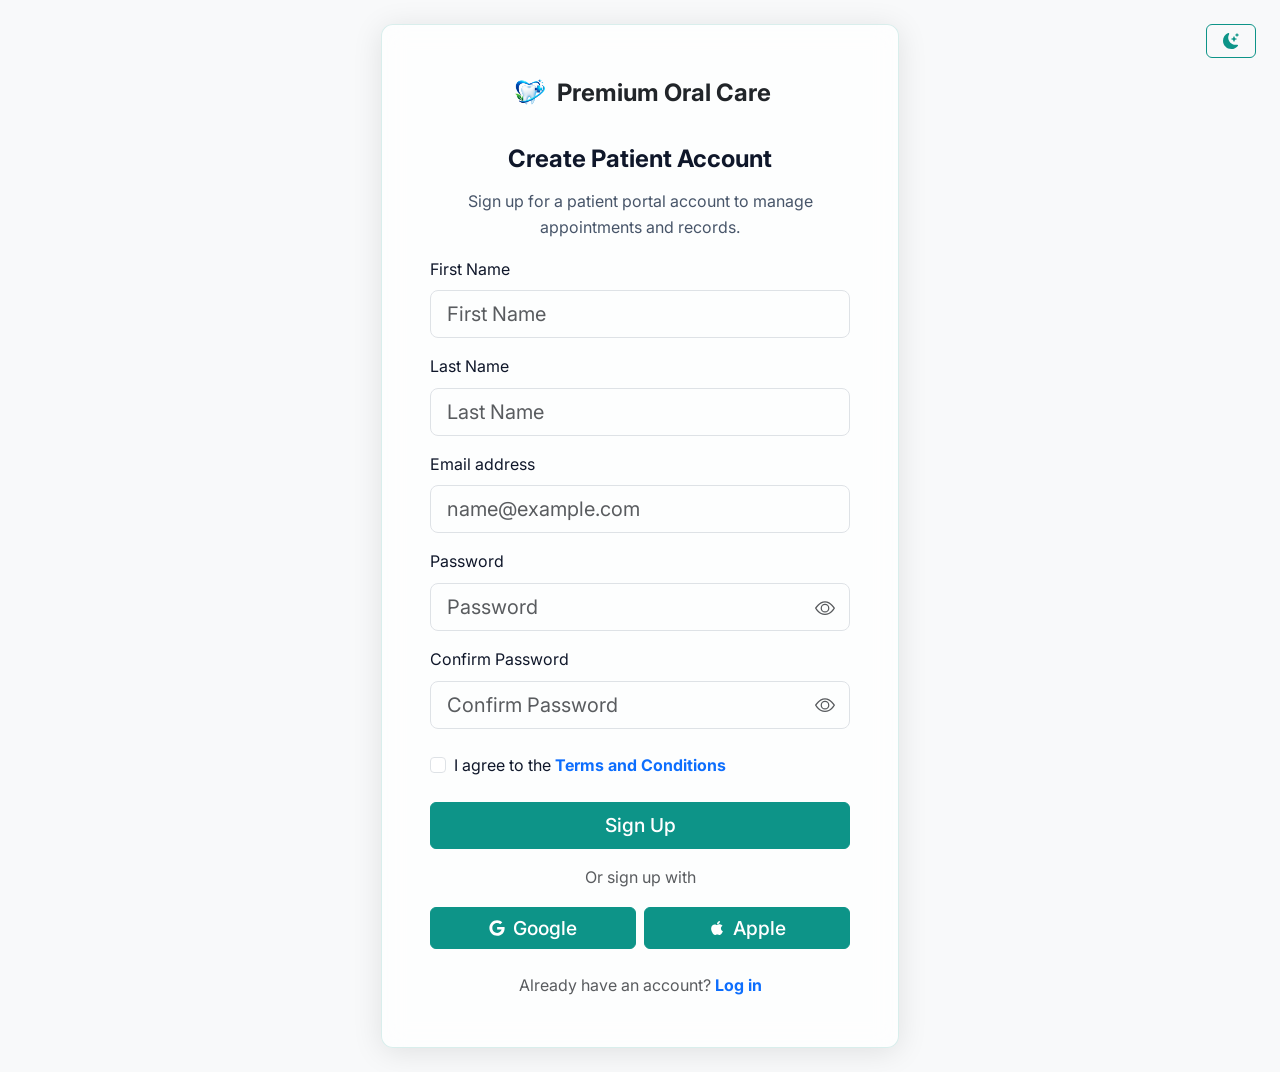
<file: signup.html>
<!DOCTYPE html>
<html lang="en" data-bs-theme="light">

<head>
    <meta charset="UTF-8">
    <meta name="viewport" content="width=device-width, initial-scale=1.0">
    <title>Patient Registration | Premium Oral Care</title>
    <link href="https://cdn.jsdelivr.net/npm/bootstrap@5.3.3/dist/css/bootstrap.min.css" rel="stylesheet">
    <link rel="stylesheet" href="assets/css/style.css?v=2">
    <link rel="stylesheet" href="assets/css/dark-mode.css">
    <link rel="stylesheet" href="assets/css/rtl.css">
    <link class="favicon" rel="icon" href="assets/images/logo11.png" type="image/png">
    <script>
        const savedTheme = localStorage.getItem('theme');
        if (savedTheme) {
            document.documentElement.setAttribute('data-bs-theme', savedTheme);
        }
        const savedDir = localStorage.getItem('dir');
        if (savedDir) {
            document.documentElement.setAttribute('dir', savedDir);
        }
    </script>
    <style>
        .form-wrapper {
            max-width: 500px;
            /* Slightly wider for two columns */
            width: 100%;
            margin: 5rem auto auto auto; /* Clear top-right controls on mobile */
            display: flex;
            flex-direction: column;
            align-items: flex-end;
        }

        @media (min-width: 992px) {
            .form-wrapper {
                margin: auto; /* Center vertically on desktop */
            }
        }

        .form-container {
            width: 100%;
        }

        .password-toggle {
            cursor: pointer;
            position: absolute;
            right: 15px;
            top: 50%;
            transform: translateY(-50%);
            z-index: 10;
        }

        [dir="rtl"] .password-toggle {
            right: auto;
            left: 15px;
        }

        [dir="rtl"] .end-0 {
            right: auto !important;
            left: 0 !important;
        }

        /* Adjust card size on 1024px wide screens and scale up when height increases */
        @media (min-width: 1024px) {
            .form-wrapper {
                max-width: 550px;
                transition: all 0.3s ease;
            }
        }

        @media (min-width: 1024px) and (min-height: 1000px) {
            .form-wrapper {
                max-width: 620px;
            }
            .form-wrapper .glass-panel {
                padding: 3.5rem !important;
            }
            .form-wrapper h3 {
                font-size: 2.2rem !important;
            }
            .form-wrapper p, 
            .form-wrapper .form-check-label, 
            .form-wrapper .text-muted, 
            .form-wrapper a,
            .form-wrapper label {
                font-size: 1.15rem !important;
            }
            .form-wrapper .form-control {
                font-size: 1.2rem !important;
                padding: 0.9rem 1.2rem !important;
            }
            .form-wrapper .btn {
                font-size: 1.2rem !important;
                padding-top: 0.8rem !important;
                padding-bottom: 0.8rem !important;
            }
            .form-wrapper img {
                width: 48px;
                height: 48px;
            }
            .form-wrapper .fs-4 {
                font-size: 1.75rem !important;
            }
        }
        .btn-google,
        .btn-apple {
            background-color: var(--color-primary) !important;
            color: #ffffff !important;
            border-color: var(--color-primary) !important;
            transition: all 0.3s ease, transform 0.3s ease, box-shadow 0.3s ease;
        }
        .btn-google:hover,
        .btn-apple:hover {
            background-color: var(--color-secondary) !important;
            border-color: var(--color-secondary) !important;
            color: #ffffff !important;
            transform: translateY(-3px);
            box-shadow: 0 0 20px rgba(139, 92, 246, 0.6);
        }
    </style>
</head>

<body class="d-flex align-items-center py-4 bg-body-tertiary" style="min-height: 100vh; position: relative;">
    <!-- Top Right Controls (absolute positioned) -->
    <div class="position-absolute top-0 end-0 m-4 z-3 d-flex gap-2">
        <button class="btn btn-outline-custom d-flex align-items-center justify-content-center px-3"
            onclick="let themeTarget = document.documentElement.getAttribute('data-bs-theme') === 'dark' ? 'light' : 'dark'; document.documentElement.setAttribute('data-bs-theme', themeTarget); localStorage.setItem('theme', themeTarget);"
            title="Toggle Theme">
            <svg xmlns="http://www.w3.org/2000/svg" width="16" height="16" fill="currentColor"
                class="bi bi-moon-stars-fill" viewBox="0 0 16 16">
                <path
                    d="M6 .278a.768.768 0 0 1 .08.858 7.208 7.208 0 0 0-.878 3.46c0 4.021 3.278 7.277 7.318 7.277.527 0 1.04-.055 1.533-.16a.787.787 0 0 1 .81.316.733.733 0 0 1-.031.893A8.349 8.349 0 0 1 8.344 16C3.734 16 0 12.286 0 7.71 0 4.266 2.114 1.312 5.124.06A.752.752 0 0 1 6 .278z" />
                <path
                    d="M10.794 3.148a.217.217 0 0 1 .412 0l.387 1.162c.173.518.579.924 1.097 1.097l1.162.387a.217.217 0 0 1 0 .412l-1.162.387a1.734 1.734 0 0 0-1.097 1.097l-.387 1.162a.217.217 0 0 1-.412 0l-.387-1.162A1.734 1.734 0 0 0 9.31 6.593l-1.162-.387a.217.217 0 0 1 0-.412l1.162-.387a1.734 1.734 0 0 0 1.097-1.097l.387-1.162zM13.863.099a.145.145 0 0 1 .274 0l.258.774c.115.346.386.617.732.732l.774.258a.145.145 0 0 1 0 .274l-.774.258a1.156 1.156 0 0 0-.732.732l-.258.774a.145.145 0 0 1-.274 0l-.258-.774a1.156 1.156 0 0 0-.732-.732l-.774-.258a.145.145 0 0 1 0-.274l.774-.258c.346-.115.617-.386.732-.732L13.863.1z" />
            </svg>
        </button>
    </div>

    <div class="form-wrapper px-3">
        <!-- Main Content -->
        <main class="form-container">
        <div class="glass-panel p-4 p-sm-5 text-start">
            <div class="text-center mb-4">
                <a href="index.html"
                    class="d-inline-flex align-items-center gap-2 fs-4 fw-bold text-decoration-none text-body">
                    <img src="assets/images/logo11.png" alt="Premium Oral Care Logo" width="40" height="40" class="rounded-circle">
                    Premium Oral Care
                </a>
            </div>

            <h3 class="fs-4 fw-bold mb-3 text-center">Create Patient Account</h3>
            <p class="text-center">Sign up for a patient portal account to manage appointments and records.</p>

            <form>
                <div class="mb-3">
                    <label for="firstName" class="form-label">First Name</label>
                    <input type="text" class="form-control form-control-lg bg-transparent w-100" id="firstName"
                        placeholder="First Name" required>
                </div>

                <div class="mb-3">
                    <label for="lastName" class="form-label">Last Name</label>
                    <input type="text" class="form-control form-control-lg bg-transparent w-100" id="lastName"
                        placeholder="Last Name" required>
                </div>

                <div class="mb-3">
                    <label for="inputEmail" class="form-label">Email address</label>
                    <input type="email" class="form-control form-control-lg bg-transparent w-100" id="inputEmail"
                        placeholder="name@example.com" required>
                </div>

                <div class="mb-3">
                    <label for="inputPassword" class="form-label">Password</label>
                    <div class="position-relative">
                        <input type="password" class="form-control form-control-lg bg-transparent w-100"
                            id="inputPassword" placeholder="Password" required>
                        <span class="password-toggle text-muted"
                            onclick="let input = document.getElementById('inputPassword'); input.type = input.type === 'password' ? 'text' : 'password';">
                            <svg xmlns="http://www.w3.org/2000/svg" width="20" height="20" fill="currentColor"
                                class="bi bi-eye" viewBox="0 0 16 16">
                                <path
                                    d="M16 8s-3-5.5-8-5.5S0 8 0 8s3 5.5 8 5.5S16 8 16 8zM1.173 8a13.133 13.133 0 0 1 1.66-2.043C4.12 4.668 5.88 3.5 8 3.5c2.12 0 3.879 1.168 5.168 2.457A13.133 13.133 0 0 1 14.828 8c-.058.087-.122.183-.195.288-.335.48-.83 1.12-1.465 1.755C11.879 11.332 10.119 12.5 8 12.5c-2.12 0-3.879-1.168-5.168-2.457A13.134 13.134 0 0 1 1.172 8z" />
                                <path
                                    d="M8 5.5a2.5 2.5 0 1 0 0 5 2.5 2.5 0 0 0 0-5zM4.5 8a3.5 3.5 0 1 1 7 0 3.5 3.5 0 0 1-7 0z" />
                            </svg>
                        </span>
                    </div>
                </div>

                <div class="mb-4">
                    <label for="confirmPassword" class="form-label">Confirm Password</label>
                    <div class="position-relative">
                        <input type="password" class="form-control form-control-lg bg-transparent w-100"
                            id="confirmPassword" placeholder="Confirm Password" required>
                        <span class="password-toggle text-muted"
                            onclick="let input = document.getElementById('confirmPassword'); input.type = input.type === 'password' ? 'text' : 'password';">
                            <svg xmlns="http://www.w3.org/2000/svg" width="20" height="20" fill="currentColor"
                                class="bi bi-eye" viewBox="0 0 16 16">
                                <path
                                    d="M16 8s-3-5.5-8-5.5S0 8 0 8s3 5.5 8 5.5S16 8 16 8zM1.173 8a13.133 13.133 0 0 1 1.66-2.043C4.12 4.668 5.88 3.5 8 3.5c2.12 0 3.879 1.168 5.168 2.457A13.133 13.133 0 0 1 14.828 8c-.058.087-.122.183-.195.288-.335.48-.83 1.12-1.465 1.755C11.879 11.332 10.119 12.5 8 12.5c-2.12 0-3.879-1.168-5.168-2.457A13.134 13.134 0 0 1 1.172 8z" />
                                <path
                                    d="M8 5.5a2.5 2.5 0 1 0 0 5 2.5 2.5 0 0 0 0-5zM4.5 8a3.5 3.5 0 1 1 7 0 3.5 3.5 0 0 1-7 0z" />
                            </svg>
                        </span>
                    </div>
                </div>

                <div class="form-check mb-4">
                    <input class="form-check-input" type="checkbox" value="" id="termsCheck" required>
                    <label class="form-check-label" for="termsCheck">
                        I agree to the <a href="#" class="text-primary text-decoration-none fw-bold">Terms and Conditions</a>
                    </label>
                </div>

                <button class="btn btn-primary-custom w-100 py-2 mb-3" type="submit">Sign Up</button>

                <div class="text-center text-muted mb-3">Or sign up with</div>

                <div class="d-flex gap-2 mb-4">
                    <button
                        class="btn btn-google w-50 d-flex align-items-center justify-content-center gap-2"
                        type="button">
                        <svg xmlns="http://www.w3.org/2000/svg" width="16" height="16" fill="currentColor"
                            class="bi bi-google" viewBox="0 0 488 512">
                            <path d="M488 261.8C488 403.3 391.1 504 248 504 110.8 504 0 393.2 0 256S110.8 8 248 8c66.8 0 123 24.5 166.3 64.9l-67.5 64.9C258.5 52.6 94.3 116.6 94.3 256c0 86.5 69.1 156.6 153.7 156.6 98.2 0 135-70.4 140.8-106.9H248v-85.3h236.1c2.3 12.7 3.9 24.9 3.9 41.4z"/>
                        </svg>
                        Google
                    </button>
                    <button
                        class="btn btn-apple w-50 d-flex align-items-center justify-content-center gap-2"
                        type="button">
                        <svg xmlns="http://www.w3.org/2000/svg" width="16" height="16" fill="currentColor"
                            class="bi bi-apple" viewBox="0 0 384 512">
                            <path d="M318.7 268.7c-.2-36.7 16.4-64.4 50-84.8-18.8-26.9-47.2-41.7-84.7-44.6-35.5-2.8-74.3 20.7-88.5 20.7-15 0-49.4-19.7-76.4-19.7C63.3 141.2 4 184.8 4 273.5q0 39.3 14.4 81.2c12.8 36.7 59 126.7 107.2 125.2 25.2-.6 43-17.9 75.8-17.9 31.8 0 48.3 17.9 76.4 17.9 48.6-.7 90.4-82.5 102.6-119.3-65.2-30.7-61.7-90-61.7-91.9zm-56.6-164.2c27.3-32.4 24.8-61.9 24-72.5-24.1 1.4-52 16.4-67.9 34.9-17.5 19.8-27.8 44.3-25.6 71.9 26.1 2 49.9-11.4 69.5-34.3z"/>
                        </svg>
                        Apple
                    </button>
                </div>

                <p class="text-center text-muted m-0">Already have an account? <a href="login.html"
                        class="text-primary text-decoration-none fw-bold">Log in</a></p>
            </form>
        </div>
    </main>

    <script src="https://cdn.jsdelivr.net/npm/bootstrap@5.3.3/dist/js/bootstrap.bundle.min.js"></script>
</body>

</html>
</file>
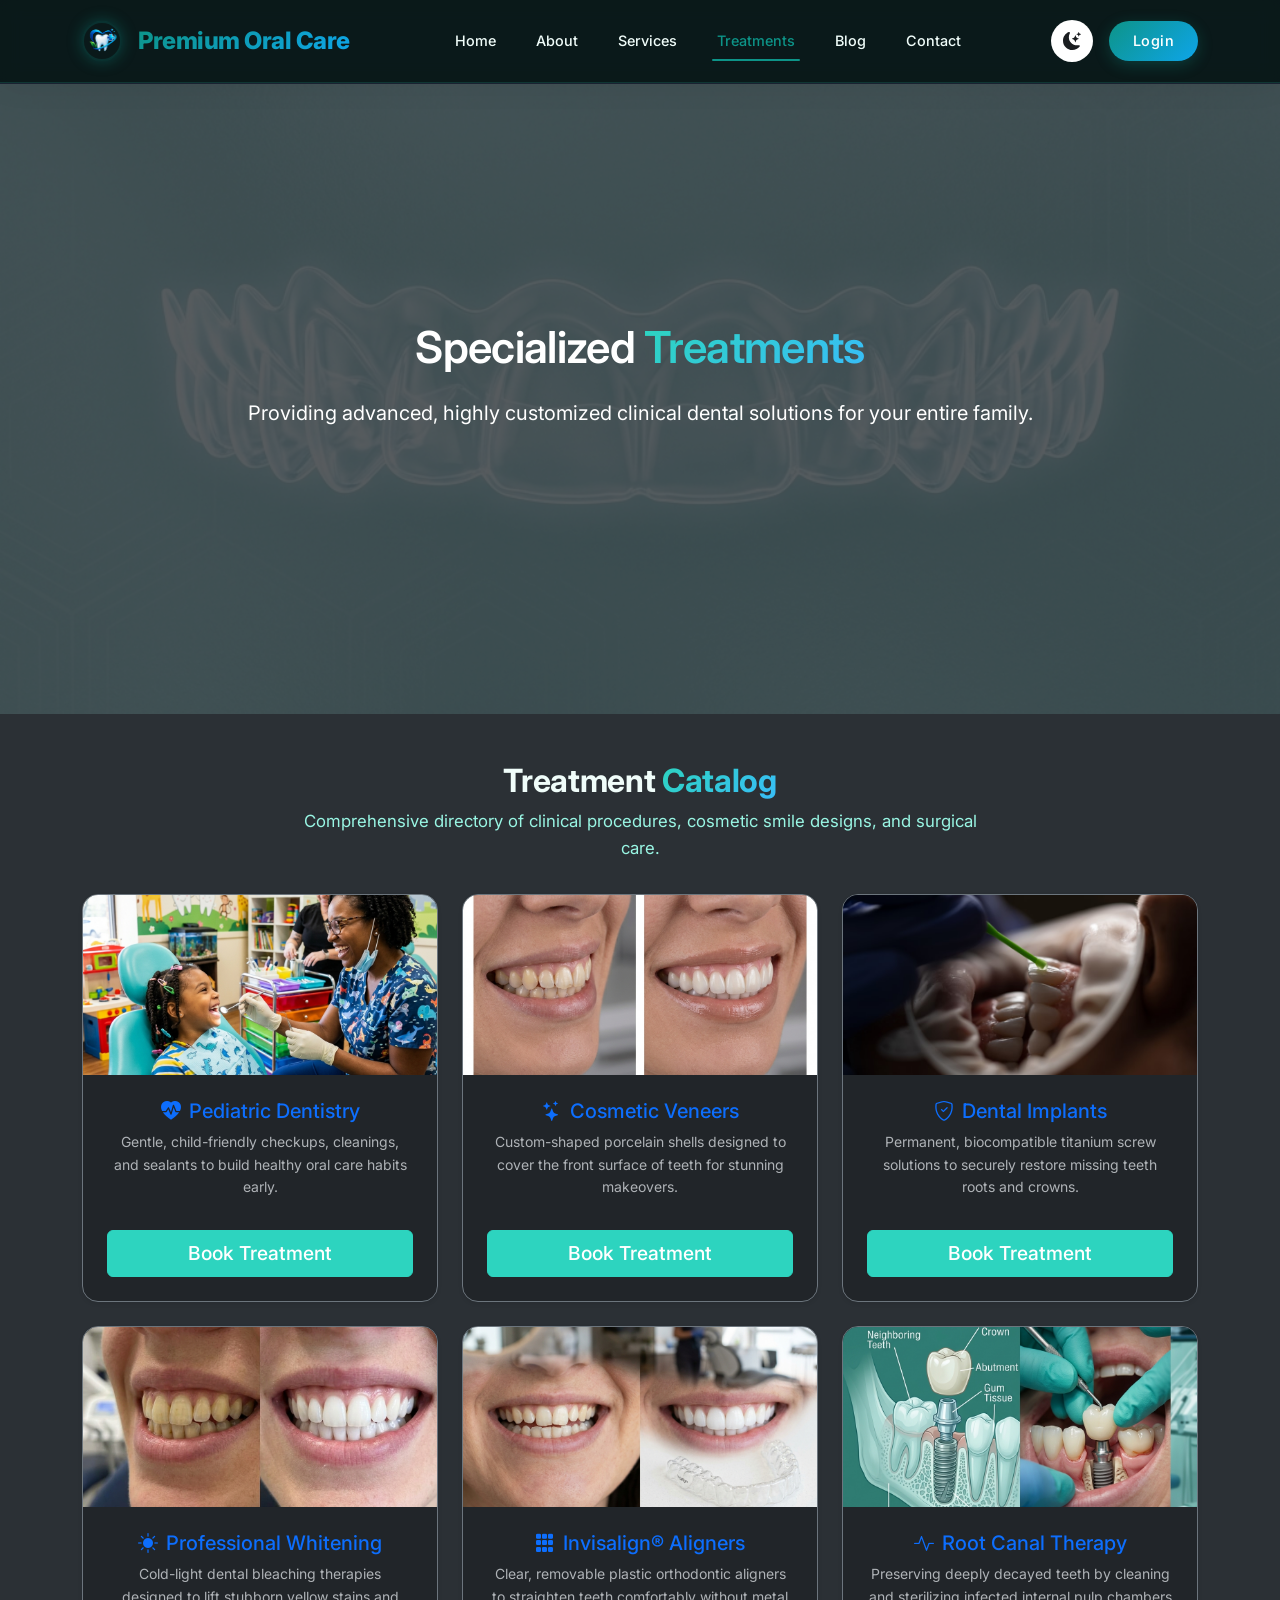
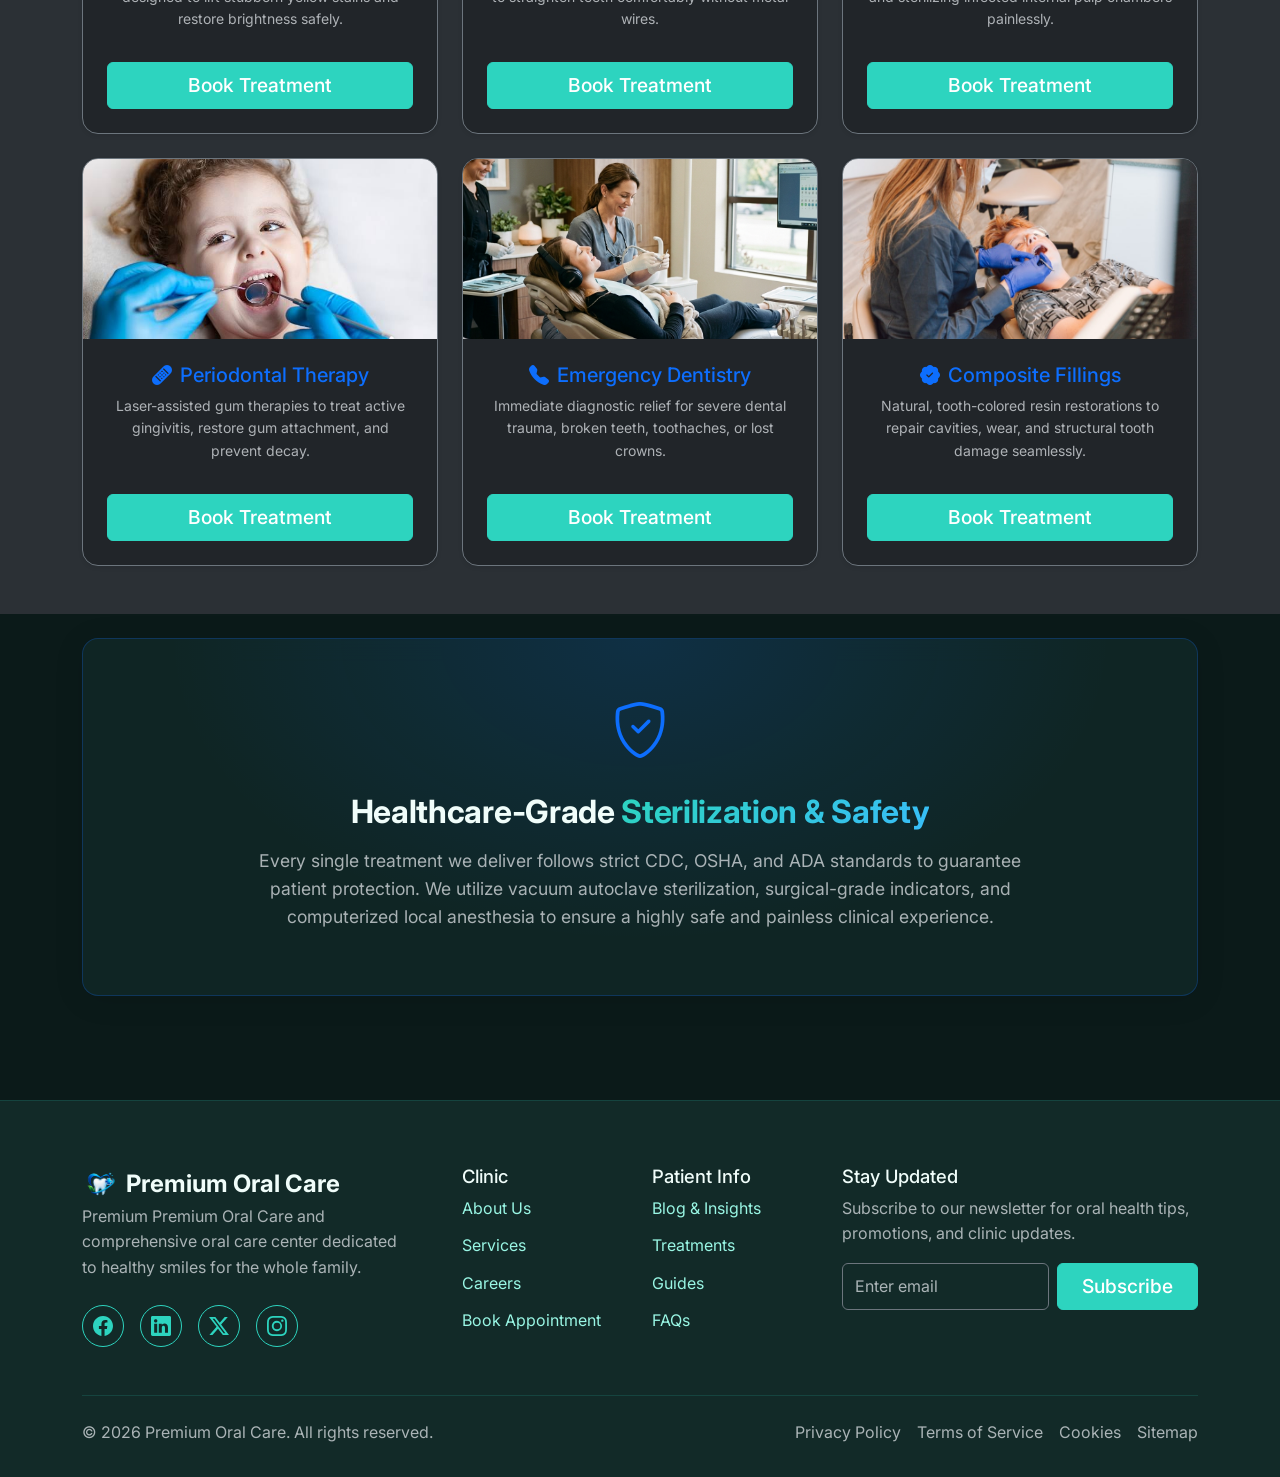
<file: solutions.html>
<!DOCTYPE html>
<html lang="en" data-bs-theme="dark">

<head>
    <meta charset="UTF-8">
    <meta name="viewport" content="width=device-width, initial-scale=1.0">
    <title>Treatments | Premium Oral Care</title>
    <link href="https://cdn.jsdelivr.net/npm/bootstrap@5.3.3/dist/css/bootstrap.min.css" rel="stylesheet">
    <link rel="stylesheet" href="https://cdn.jsdelivr.net/npm/bootstrap-icons@1.11.1/font/bootstrap-icons.css">
    <link rel="stylesheet" href="assets/css/style.css?v=2">
    <link rel="stylesheet" href="assets/css/dark-mode.css">
    <link rel="stylesheet" href="assets/css/rtl.css">
    <link class="favicon" rel="icon" href="assets/images/logo11.png" type="image/png">
    <script>
        const savedTheme = localStorage.getItem('theme');
        if (savedTheme) {
            document.documentElement.setAttribute('data-bs-theme', savedTheme);
        }
        const savedDir = localStorage.getItem('dir');
        if (savedDir) {
            document.documentElement.setAttribute('dir', savedDir);
        }
    </script>
    <style>
        /* Force hero text white in all themes */
        .hero-section h1,
        .hero-section h2,
        .hero-section p {
            color: #ffffff !important;
        }

        .hero-section h1 span:not(.text-gradient) {
            color: #ffffff !important;
        }
    </style>
</head>

<body>
        <!-- Premium Header / Navigation -->
    <header class="header-premium sticky-top" id="main-header">
        <nav class="navbar navbar-expand-xl py-3">
            <div class="container">
                <a class="navbar-brand d-flex align-items-center gap-3 fs-4 fw-bold premium-brand" href="index.html">
                    <img src="assets/images/logo11.png" alt="Premium Oral Care Logo" width="40" height="40"
                        class="rounded-circle brand-logo-glow">
                    <span>Premium Oral Care</span>
                </a>
                <button class="navbar-toggler custom-toggler" type="button" data-bs-toggle="collapse" data-bs-target="#mainNav">
                    <span class="navbar-toggler-icon"></span>
                </button>
                <div class="collapse navbar-collapse" id="mainNav">
                    <ul class="navbar-nav mx-auto mb-2 mb-lg-0 nav-links-premium">
                        <li class="nav-item"><a class="nav-link" href="index.html">Home</a></li>
                        <li class="nav-item"><a class="nav-link" href="about.html">About</a></li>
                        <li class="nav-item"><a class="nav-link" href="services.html">Services</a></li>
                        <li class="nav-item"><a class="nav-link" href="solutions.html">Treatments</a></li>
                        <li class="nav-item"><a class="nav-link" href="blog.html">Blog</a></li>
                        <li class="nav-item"><a class="nav-link" href="contact.html">Contact</a></li>
                    </ul>
                    <div class="d-flex gap-3 align-items-center action-buttons-premium">
                        <button class="btn theme-toggle-btn d-flex align-items-center justify-content-center"
                            onclick="let themeTarget = document.documentElement.getAttribute('data-bs-theme') === 'dark' ? 'light' : 'dark'; document.documentElement.setAttribute('data-bs-theme', themeTarget); localStorage.setItem('theme', themeTarget);"
                            title="Toggle Theme">
                            <svg xmlns="http://www.w3.org/2000/svg" width="18" height="18" fill="currentColor"
                                class="bi bi-moon-stars-fill" viewBox="0 0 16 16">
                                <path
                                    d="M6 .278a.768.768 0 0 1 .08.858 7.208 7.208 0 0 0-.878 3.46c0 4.021 3.278 7.277 7.318 7.277.527 0 1.04-.055 1.533-.16a.787.787 0 0 1 .81.316.733.733 0 0 1-.031.893A8.349 8.349 0 0 1 8.344 16C3.734 16 0 12.286 0 7.71 0 4.266 2.114 1.312 5.124.06A.752.752 0 0 1 6 .278z" />
                                <path
                                    d="M10.794 3.148a.217.217 0 0 1 .412 0l.387 1.162c.173.518.579.924 1.097 1.097l1.162.387a.217.217 0 0 1 0 .412l-1.162.387a1.734 1.734 0 0 0-1.097 1.097l-.387 1.162a.217.217 0 0 1-.412 0l-.387-1.162A1.734 1.734 0 0 0 9.31 6.593l-1.162-.387a.217.217 0 0 1 0-.412l1.162-.387a1.734 1.734 0 0 0 1.097-1.097l.387-1.162zM13.863.099a.145.145 0 0 1 .274 0l.258.774c.115.346.386.617.732.732l.774.258a.145.145 0 0 1 0 .274l-.774.258a1.156 1.156 0 0 0-.732.732l-.258.774a.145.145 0 0 1-.274 0l-.258-.774a1.156 1.156 0 0 0-.732-.732l-.774-.258a.145.145 0 0 1 0-.274l.774-.258c.346-.115.617-.386.732-.732L13.863.1z" />
                            </svg>
                        </button>
                        <a href="login.html" class="btn btn-premium-login d-flex align-items-center justify-content-center">Login</a>
                    </div>
                </div>
            </div>
        </nav>
    </header>

    <main>
        <section class="hero-section text-center position-relative text-white"
            style="background-image: url('assets/images/solutions-hero-bg.png'); background-size: cover; background-position: center;">
            <div class="position-absolute top-0 start-0 w-100 h-100 bg-dark opacity-75"></div>
            <div class="container position-relative z-1">
                <h1 class="mb-4">Specialized <span class="text-gradient">Treatments</span></h1>
                <p class="lead mx-auto mb-5">Providing advanced, highly customized clinical dental solutions for your
                    entire family.</p>
            </div>
        </section>

        <!-- Treatment Catalog Section -->
        <section class="py-5 bg-body-tertiary">
            <div class="container">
                <h2 class="mb-2 text-center fw-bold">Treatment <span class="text-gradient">Catalog</span></h2>
                <p class="section-subheading text-center">Comprehensive directory of clinical procedures, cosmetic smile
                    designs, and surgical care.</p>
                <div class="row row-cols-1 row-cols-md-2 row-cols-lg-3 g-4 justify-content-center">
                    <!-- Card 1 -->
                    <div class="col">
                        <div
                            class="card h-100 border-secondary bg-body-surface overflow-hidden shadow-sm rounded-4 text-center">
                            <img src="assets/images/pediatric-dental.png" alt="Pediatric Dentistry" class="card-img-top"
                                style="height: 180px; object-fit: cover;">
                            <div class="card-body p-4 d-flex flex-column">
                                <h4 class="text-primary mb-2 fs-5"><i class="bi bi-heart-pulse-fill me-2"></i>Pediatric
                                    Dentistry</h4>
                                <p class="text-muted small flex-grow-1">Gentle, child-friendly checkups, cleanings, and
                                    sealants to build healthy oral care habits early.</p>
                                <a href="contact.html" class="btn btn-primary-custom btn-sm mt-3">Book Treatment</a>
                            </div>
                        </div>
                    </div>
                    <!-- Card 2 -->
                    <div class="col">
                        <div
                            class="card h-100 border-secondary bg-body-surface overflow-hidden shadow-sm rounded-4 text-center">
                            <img src="assets/images/porcelain-veneers.png" alt="Cosmetic Veneers" class="card-img-top"
                                style="height: 180px; object-fit: cover;">
                            <div class="card-body p-4 d-flex flex-column">
                                <h4 class="text-primary mb-2 fs-5"><i class="bi bi-stars me-2"></i>Cosmetic Veneers</h4>
                                <p class="text-muted small flex-grow-1">Custom-shaped porcelain shells designed to cover
                                    the front surface of teeth for stunning makeovers.</p>
                                <a href="contact.html" class="btn btn-primary-custom btn-sm mt-3">Book Treatment</a>
                            </div>
                        </div>
                    </div>
                    <!-- Card 3 -->
                    <div class="col">
                        <div
                            class="card h-100 border-secondary bg-body-surface overflow-hidden shadow-sm rounded-4 text-center">
                            <img src="assets/images/card-composite-fillings.jpg" alt="Dental Implants"
                                class="card-img-top" style="height: 180px; object-fit: cover;">
                            <div class="card-body p-4 d-flex flex-column">
                                <h4 class="text-primary mb-2 fs-5"><i class="bi bi-shield-check me-2"></i>Dental
                                    Implants</h4>
                                <p class="text-muted small flex-grow-1">Permanent, biocompatible titanium screw
                                    solutions to securely restore missing teeth roots and crowns.</p>
                                <a href="contact.html" class="btn btn-primary-custom btn-sm mt-3">Book Treatment</a>
                            </div>
                        </div>
                    </div>
                    <!-- Card 4 -->
                    <div class="col">
                        <div
                            class="card h-100 border-secondary bg-body-surface overflow-hidden shadow-sm rounded-4 text-center">
                            <img src="assets/images/teeth-whitening.png" alt="Professional Whitening"
                                class="card-img-top" style="height: 180px; object-fit: cover;">
                            <div class="card-body p-4 d-flex flex-column">
                                <h4 class="text-primary mb-2 fs-5"><i
                                        class="bi bi-brightness-high-fill me-2"></i>Professional Whitening</h4>
                                <p class="text-muted small flex-grow-1">Cold-light dental bleaching therapies designed
                                    to lift stubborn yellow stains and restore brightness safely.</p>
                                <a href="contact.html" class="btn btn-primary-custom btn-sm mt-3">Book Treatment</a>
                            </div>
                        </div>
                    </div>
                    <!-- Card 5 -->
                    <div class="col">
                        <div
                            class="card h-100 border-secondary bg-body-surface overflow-hidden shadow-sm rounded-4 text-center">
                            <img src="assets/images/invisalign-braces.png" alt="Invisalign® Aligners"
                                class="card-img-top" style="height: 180px; object-fit: cover;">
                            <div class="card-body p-4 d-flex flex-column">
                                <h4 class="text-primary mb-2 fs-5"><i
                                        class="bi bi-grid-3x3-gap-fill me-2"></i>Invisalign® Aligners</h4>
                                <p class="text-muted small flex-grow-1">Clear, removable plastic orthodontic aligners to
                                    straighten teeth comfortably without metal wires.</p>
                                <a href="contact.html" class="btn btn-primary-custom btn-sm mt-3">Book Treatment</a>
                            </div>
                        </div>
                    </div>
                    <!-- Card 6 -->
                    <div class="col">
                        <div
                            class="card h-100 border-secondary bg-body-surface overflow-hidden shadow-sm rounded-4 text-center">
                            <img src="assets/images/dental-implant.png" alt="Root Canal Therapy" class="card-img-top"
                                style="height: 180px; object-fit: cover;">
                            <div class="card-body p-4 d-flex flex-column">
                                <h4 class="text-primary mb-2 fs-5"><i class="bi bi-activity me-2"></i>Root Canal Therapy
                                </h4>
                                <p class="text-muted small flex-grow-1">Preserving deeply decayed teeth by cleaning and
                                    sterilizing infected internal pulp chambers painlessly.</p>
                                <a href="contact.html" class="btn btn-primary-custom btn-sm mt-3">Book Treatment</a>
                            </div>
                        </div>
                    </div>
                    <!-- Card 7 -->
                    <div class="col">
                        <div
                            class="card h-100 border-secondary bg-body-surface overflow-hidden shadow-sm rounded-4 text-center">
                            <img src="assets/images/pediatricdental.jfif" alt="Periodontal Therapy" class="card-img-top"
                                style="height: 180px; object-fit: cover;">
                            <div class="card-body p-4 d-flex flex-column">
                                <h4 class="text-primary mb-2 fs-5"><i class="bi bi-bandaid-fill me-2"></i>Periodontal
                                    Therapy</h4>
                                <p class="text-muted small flex-grow-1">Laser-assisted gum therapies to treat active
                                    gingivitis, restore gum attachment, and prevent decay.</p>
                                <a href="contact.html" class="btn btn-primary-custom btn-sm mt-3">Book Treatment</a>
                            </div>
                        </div>
                    </div>
                    <!-- Card 8 -->
                    <div class="col">
                        <div
                            class="card h-100 border-secondary bg-body-surface overflow-hidden shadow-sm rounded-4 text-center">
                            <img src="assets/images/dental-patient-care.png" alt="Emergency Dentistry"
                                class="card-img-top" style="height: 180px; object-fit: cover;">
                            <div class="card-body p-4 d-flex flex-column">
                                <h4 class="text-primary mb-2 fs-5"><i class="bi bi-telephone-fill me-2"></i>Emergency
                                    Dentistry</h4>
                                <p class="text-muted small flex-grow-1">Immediate diagnostic relief for severe dental
                                    trauma, broken teeth, toothaches, or lost crowns.</p>
                                <a href="contact.html" class="btn btn-primary-custom btn-sm mt-3">Book Treatment</a>
                            </div>
                        </div>
                    </div>
                    <!-- Card 9 -->
                    <div class="col">
                        <div
                            class="card h-100 border-secondary bg-body-surface overflow-hidden shadow-sm rounded-4 text-center">
                            <img src="assets/images/card-toddler-dental.jpg" alt="Composite Fillings"
                                class="card-img-top" style="height: 180px; object-fit: cover;">
                            <div class="card-body p-4 d-flex flex-column">
                                <h4 class="text-primary mb-2 fs-5"><i class="bi bi-patch-check-fill me-2"></i>Composite
                                    Fillings</h4>
                                <p class="text-muted small flex-grow-1">Natural, tooth-colored resin restorations to
                                    repair cavities, wear, and structural tooth damage seamlessly.</p>
                                <a href="contact.html" class="btn btn-primary-custom btn-sm mt-3">Book Treatment</a>
                            </div>
                        </div>
                    </div>
                </div>
            </div>
        </section>

        <!-- Page Conclusion: Security -->
        <section class="py-4 mb-4">
            <div class="container">
                <div
                    class="glass-panel p-5 position-relative overflow-hidden border border-primary border-opacity-25 rounded-4 text-center">
                    <div class="position-absolute top-0 start-50 translate-middle-x w-100 h-100"
                        style="background: radial-gradient(ellipse at top, rgba(13,110,253,0.15) 0%, transparent 60%); z-index: 0;">
                    </div>
                    <div class="position-relative" style="z-index: 1;">
                        <i class="bi bi-shield-check text-primary mb-3 d-block" style="font-size: 3.5rem;"></i>
                        <h2 class="mb-3 fw-bold">Healthcare-Grade <span class="text-gradient">Sterilization &
                                Safety</span></h2>
                        <p class="text-muted mx-auto" style="max-width: 800px; font-size: 1.1rem;">
                            Every single treatment we deliver follows strict CDC, OSHA, and ADA standards to guarantee
                            patient protection. We utilize vacuum autoclave sterilization, surgical-grade indicators,
                            and computerized local anesthesia to ensure a highly safe and painless clinical experience.
                        </p>
                    </div>
                </div>
            </div>
        </section>
    </main>

    <footer class="mega-footer">
        <div class="container">
            <div class="row g-4 mb-4">
                <div class="col-lg-4 col-md-6">
                    <a class="navbar-brand d-flex align-items-center gap-2 fs-4 fw-bold" href="index.html"
                        style="padding: 0;">
                        <img src="assets/images/logo11.png" alt="Premium Oral Care Logo" width="36" height="36"
                            class="rounded-circle">
                        Premium Oral Care
                    </a>
                    <p class="text-muted pe-lg-4 mb-4">Premium Premium Oral Care and comprehensive oral care center
                        dedicated to healthy smiles for the whole family.</p>
                    <div class="d-flex gap-3">
                        <a href="#"
                            class="btn btn-outline-custom rounded-circle p-2 d-flex align-items-center justify-content-center"
                            style="width: 42px; height: 42px;" title="Facebook">
                            <svg xmlns="http://www.w3.org/2000/svg" width="20" height="20" fill="currentColor"
                                class="bi bi-facebook" viewBox="0 0 16 16">
                                <path
                                    d="M16 8.049c0-4.446-3.582-8.05-8-8.05C3.58 0-.002 3.603-.002 8.05c0 4.017 2.926 7.347 6.75 7.951v-5.625h-2.03V8.05H6.75V6.275c0-2.017 1.195-3.131 3.022-3.131.876 0 1.791.157 1.791.157v1.98h-1.009c-.993 0-1.303.621-1.303 1.258v1.51h2.218l-.354 2.326H9.25V16c3.824-.604 6.75-3.934 6.75-7.951z" />
                            </svg>
                        </a>
                        <a href="#"
                            class="btn btn-outline-custom rounded-circle p-2 d-flex align-items-center justify-content-center"
                            style="width: 42px; height: 42px;" title="LinkedIn">
                            <svg xmlns="http://www.w3.org/2000/svg" width="20" height="20" fill="currentColor"
                                class="bi bi-linkedin" viewBox="0 0 16 16">
                                <path
                                    d="M0 1.146C0 .513.526 0 1.175 0h13.65C15.474 0 16 .513 16 1.146v13.708c0 .633-.526 1.146-1.175 1.146H1.175C.526 16 0 15.487 0 14.854V1.146zm4.943 12.248V6.169H2.542v7.225h2.401zm-1.2-8.212c.837 0 1.358-.554 1.358-1.248-.015-.709-.52-1.248-1.342-1.248-.822 0-1.359.54-1.359 1.248 0 .694.521 1.248 1.327 1.248h.016zm4.908 8.212V9.359c0-.216.016-.432.08-.586.173-.431.568-.878 1.232-.878.869 0 1.216.662 1.216 1.634v3.865h2.401V9.25c0-2.22-1.184-3.252-2.764-3.252-1.274 0-1.845.7-2.165 1.193v.025h-.016a5.54 5.54 0 0 1 .016-.025V6.169h-2.4c.03.678 0 7.225 0 7.225h2.4z" />
                            </svg>
                        </a>
                        <a href="#"
                            class="btn btn-outline-custom rounded-circle p-2 d-flex align-items-center justify-content-center"
                            style="width: 42px; height: 42px;" title="X (Twitter)">
                            <svg xmlns="http://www.w3.org/2000/svg" width="20" height="20" fill="currentColor"
                                class="bi bi-twitter-x" viewBox="0 0 16 16">
                                <path
                                    d="M12.6.75h2.454l-5.36 6.142L16 15.25h-4.937l-3.867-5.07-4.425 5.07H.316l5.733-6.57L0 .75h5.063l3.495 4.633L12.601.75Zm-.86 13.028h1.36L4.323 2.145H2.865l8.875 11.633Z" />
                            </svg>
                        </a>
                        <a href="#"
                            class="btn btn-outline-custom rounded-circle p-2 d-flex align-items-center justify-content-center"
                            style="width: 42px; height: 42px;" title="Instagram">
                            <svg xmlns="http://www.w3.org/2000/svg" width="20" height="20" fill="currentColor"
                                class="bi bi-instagram" viewBox="0 0 16 16">
                                <path
                                    d="M8 0C5.829 0 5.556.01 4.703.048 3.85.088 3.269.222 2.76.42a3.917 3.917 0 0 0-1.417.923A3.927 3.927 0 0 0 .42 2.76C.222 3.268.087 3.85.048 4.7.01 5.555 0 5.827 0 8.001c0 2.172.01 2.444.048 3.297.04.852.174 1.433.372 1.942.205.526.478.972.923 1.417.444.445.89.719 1.416.923.51.198 1.09.333 1.942.372C5.555 15.99 5.827 16 8 16s2.444-.01 3.298-.048c.851-.04 1.434-.174 1.943-.372a3.916 3.916 0 0 0 1.416-.923c.445-.445.718-.891.923-1.417.197-.509.332-1.09.372-1.942C15.99 10.445 16 10.173 16 8s-.01-2.445-.048-3.299c-.04-.851-.175-1.433-.372-1.941a3.926 3.926 0 0 0-.923-1.417A3.911 3.911 0 0 0 13.24.42c-.51-.198-1.092-.333-1.943-.372C10.443.01 10.172 0 7.998 0h.003zm-.717 1.442h.718c2.136 0 2.389.007 3.232.046.78.036 1.204.166 1.486.275.373.145.64.319.92.599.28.28.453.546.598.92.11.281.24.705.275 1.485.039.843.047 1.096.047 3.231s-.008 2.389-.047 3.232c-.035.78-.166 1.203-.275 1.485a2.47 2.47 0 0 1-.599.919c-.28.28-.546.453-.92.598-.28.11-.704.24-1.485.276-.843.038-1.096.047-3.232.047s-2.39-.009-3.233-.047c-.78-.036-1.203-.166-1.485-.276a2.478 2.478 0 0 1-.92-.598 2.48 2.48 0 0 1-.6-.92c-.109-.281-.24-.705-.275-1.485-.038-.843-.046-1.096-.046-3.233 0-2.136.008-2.388.046-3.231.036-.78.166-1.204.276-1.486.145-.373.319-.64.599-.92.28-.28.546-.453.92-.598.282-.11.705-.24 1.485-.276.738-.034 1.024-.044 2.515-.045v.002zm4.988 1.328a.96.96 0 1 0 0 1.92.96.96 0 0 0 0-1.92zm-4.27 1.122a4.109 4.109 0 1 0 0 8.217 4.109 4.109 0 0 0 0-8.217zm0 1.441a2.667 2.667 0 1 1 0 5.334 2.667 2.667 0 0 1 0-5.334z" />
                            </svg>
                        </a>
                    </div>
                </div>
                <div class="col-lg-2 col-md-6">
                    <h5 class="footer-heading">Clinic</h5>
                    <a href="about.html" class="footer-link">About Us</a>
                    <a href="services.html" class="footer-link">Services</a>
                    <a href="#" class="footer-link">Careers</a>
                    <a href="contact.html" class="footer-link">Book Appointment</a>
                </div>
                <div class="col-lg-2 col-md-6">
                    <h5 class="footer-heading">Patient Info</h5>
                    <a href="blog.html" class="footer-link">Blog & Insights</a>
                    <a href="solutions.html" class="footer-link">Treatments</a>
                    <a href="#" class="footer-link">Guides</a>
                    <a href="#" class="footer-link">FAQs</a>
                </div>
                <div class="col-lg-4 col-md-12">
                    <h5 class="footer-heading">Stay Updated</h5>
                    <p class="text-muted mb-3">Subscribe to our newsletter for oral health tips, promotions, and clinic
                        updates.</p>
                    <form class="d-flex gap-2">
                        <input type="email" class="form-control bg-transparent border-secondary"
                            placeholder="Enter email" aria-label="Email" required>
                        <button class="btn btn-primary-custom px-4" type="submit">Subscribe</button>
                    </form>
                </div>
            </div>
            <div class="footer-bottom">
                <div class="text-muted">&copy; 2026 Premium Oral Care. All rights reserved.</div>
                <div class="d-flex gap-3 mt-3 mt-md-0">
                    <a href="#" class="text-muted text-decoration-none">Privacy Policy</a>
                    <a href="#" class="text-muted text-decoration-none">Terms of Service</a>
                    <a href="#" class="text-muted text-decoration-none">Cookies</a>
                    <a href="#" class="text-muted text-decoration-none">Sitemap</a>
                </div>
            </div>
        </div>
    </footer>

    <script src="https://cdn.jsdelivr.net/npm/bootstrap@5.3.3/dist/js/bootstrap.bundle.min.js"></script>
    <script src="assets/js/main.js"></script>

    <!-- Back to Top Button -->
    <a href="#" id="backToTop" title="Back to top">
        <svg xmlns="http://www.w3.org/2000/svg" width="24" height="24" fill="currentColor" class="bi bi-chevron-up"
            viewBox="0 0 16 16">
            <path fill-rule="evenodd"
                d="M7.646 4.646a.5.5 0 0 1 .708 0l6 6a.5.5 0 0 1-.708.708L8 5.707l-5.646 5.647a.5.5 0 0 1-.708-.708l6-6z" />
        </svg>
    </a>
</body>

</html>
</file>
<file: assets/css/style.css>
/* 
  Premium Oral Care Global Styles - updated
  BEM methodology and CSS variables used. 
*/

@import url('https://fonts.googleapis.com/css2?family=Inter:wght@100..900&display=swap');

:root {
    /* Base Colors - Light Theme Default */
    --color-primary: #0d9488;
    /* Teal */
    --color-secondary: #0ea5e9;
    /* Sky Blue */
    --color-bg-base: #f0fdfa;
    /* Soft clinical tint */
    --color-bg-surface: #ffffff;
    --color-text-main: #0f172a;
    --color-text-muted: #475569;

    /* Status Colors */
    --color-success: #10b981;
    --color-warning: #f59e0b;
    --color-error: #ef4444;

    /* Typography */
    --font-primary: 'Inter', sans-serif;

    /* Layout */
    --radius-sm: 4px;
    --radius-md: 8px;
    --radius-lg: 12px;

    /* Glassmorphism */
    --glass-bg: rgba(255, 255, 255, 0.75);
    --glass-border: rgba(13, 148, 136, 0.15);
}

/* Base Styles */
body {
    font-family: var(--font-primary);
    background-color: var(--color-bg-base);
    color: var(--color-text-main);
    line-height: 1.6;
    transition: background-color 0.3s ease, color 0.3s ease;
}

/* Headings */
h1,
h2,
h3,
h4,
h5,
h6 {
    font-family: var(--font-primary) !important;
    color: var(--color-text-main);
    margin-bottom: 1rem;
    line-height: 1.2;
}

body h1,
body h1[class],
body .h1,
body .h1[class] {
    font-size: clamp(1.8rem, 3.5vw, 2.75rem);
    font-weight: 600;
    letter-spacing: -0.015em;
    margin-bottom: 0.75rem;
}

body h2,
body h2[class],
body .h2,
body .h2[class] {
    font-size: clamp(1.4rem, 2.5vw, 2rem);
    font-weight: 550;
    letter-spacing: -0.01em;
    margin-bottom: 0.75rem;
}

body h3,
body h3[class],
body .h3,
body .h3[class] {
    font-size: clamp(1.2rem, 2vw, 1.5rem);
    font-weight: 530;
    margin-bottom: 0.5rem;
}

body h4,
body h4[class],
body .h4,
body h5,
body h5[class],
body .h5,
body h6,
body h6[class],
body .h6 {
    font-size: clamp(0.95rem, 1.5vw, 1.15rem);
    font-weight: 500;
    margin-bottom: 0.5rem;
}

p,
body {
    font-size: clamp(0.875rem, 1.25vw, 1rem);
    font-weight: 400 !important;
}

p {
    color: var(--color-text-muted);
    margin-bottom: 1rem;
}

.section-subheading {
    color: var(--color-text-muted);
    font-size: clamp(0.9rem, 1.4vw, 1.05rem);
    margin-bottom: 2rem !important;
    max-width: 680px;
    margin-left: auto;
    margin-right: auto;
}


/* Utilities */
.text-gradient {
    background: linear-gradient(135deg, var(--color-primary), var(--color-secondary));
    -webkit-background-clip: text;
    background-clip: text;
    -webkit-text-fill-color: transparent;
}

.bg-gradient-primary {
    background: linear-gradient(135deg, var(--color-primary), var(--color-secondary));
}

/* Glassmorphism Classes */
.glass-panel {
    background: var(--glass-bg);
    backdrop-filter: blur(12px);
    -webkit-backdrop-filter: blur(12px);
    border: 1px solid var(--glass-border);
    border-radius: var(--radius-lg);
    box-shadow: 0 4px 30px rgba(0, 0, 0, 0.1);
    transition: transform 0.3s ease, box-shadow 0.3s ease, border-color 0.3s ease;
}

.glass-panel:hover {
    transform: translateY(-5px);
    box-shadow: 0 0 25px rgba(14, 165, 233, 0.4);
    /* Sky Blue glow */
    border-color: var(--color-secondary) !important;
}

/* Buttons */
.btn-primary-custom,
.btn-outline-custom,
.btn {
    font-family: var(--font-primary) !important;
    font-size: clamp(0.9rem, 1.5vw, 1.2rem) !important;
    font-weight: 520 !important;
}

.btn-primary-custom {
    background: var(--color-primary);
    color: #fff !important;
    border: 1px solid var(--color-primary);
    padding: 0.5rem 1.5rem;
    border-radius: 0.375rem;
    transition: all 0.3s ease, transform 0.3s ease, box-shadow 0.3s ease;
}

.btn-primary-custom:hover,
.btn-primary:hover {
    background: var(--color-secondary);
    border-color: var(--color-secondary);
    color: #fff !important;
    transform: translateY(-3px);
    box-shadow: 0 0 20px rgba(14, 165, 233, 0.6);
}

.btn-outline-custom {
    background: transparent;
    color: var(--color-primary) !important;
    border: 1px solid var(--color-primary);
    padding: 0.5rem 1.5rem;
    border-radius: 0.375rem;
    transition: all 0.2s ease;
}

.btn-outline-custom:hover,
.btn-outline-primary:hover {
    background: var(--color-primary);
    color: #fff !important;
    transform: translateY(-3px);
    box-shadow: 0 0 20px rgba(59, 130, 246, 0.6);
}

/* Base button transitions for bootstrap buttons */
.btn-primary,
.btn-outline-primary {
    transition: all 0.3s ease, transform 0.3s ease, box-shadow 0.3s ease;
}

/* Navigation */
header .nav-link,
header .btn,
.position-absolute.top-0.end-0 .btn {
    font-size: 0.9rem !important;
}

.navbar {
    background: var(--color-bg-base);
    border-bottom: 1px solid var(--glass-border);
    padding: 1rem 0;
}

.navbar-brand {
    font-weight: 700;
    font-size: 1.5rem !important;
    color: var(--color-text-main) !important;
}

.nav-link {
    font-weight: 500;
    color: var(--color-text-main) !important;
    transition: color 0.3s ease, transform 0.3s ease;
}

.nav-link:hover {
    color: var(--color-primary) !important;
    transform: translateY(-2px);
}

@media (max-width: 1100px) {
    .navbar-nav .nav-link.active {
        width: 50%;
    }

    .navbar-nav .nav-link {
        padding-top: 0.5rem !important;
        padding-bottom: 0.5rem !important;
    }

    .navbar-nav .nav-item {
        margin-bottom: 0.5rem;
    }

    .navbar-nav {
        margin-bottom: 1.5rem !important;
    }

    .navbar-collapse {
        padding-bottom: 1rem;
    }
}

/* Mega Footer */
.mega-footer {
    background-color: var(--color-bg-surface);
    border-top: 1px solid var(--glass-border);
    padding: 4rem 0 2rem;
    margin-top: 5rem;
}

.footer-heading {
    font-size: 1.1rem;
    font-weight: 600;
    margin-bottom: 1.5rem;
    color: var(--color-text-main);
}

.footer-link {
    color: var(--color-text-muted);
    text-decoration: none;
    display: block;
    margin-bottom: 0.75rem;
    transition: color 0.2s ease;
}

.footer-link:hover {
    color: var(--color-primary);
}

.footer-bottom {
    margin-top: 3rem;
    padding-top: 1.5rem;
    border-top: 1px solid var(--glass-border);
    display: flex;
    justify-content: space-between;
    align-items: center;
    flex-wrap: wrap;
}

/* Cards */
.card {
    transition: transform 0.3s ease, box-shadow 0.3s ease, border-color 0.3s ease;
}

.card:hover {
    transform: translateY(-5px);
    box-shadow: 0 0 25px rgba(59, 130, 246, 0.4);
    border-color: var(--color-primary) !important;
}

.industry-card {
    transition: transform 0.3s ease, box-shadow 0.3s ease, border-color 0.3s ease;
}

/* Convert exactly 3-card (col-md-4) rows into 2+1 centered layout */
@media (min-width: 600px) and (max-width: 1100px) {
    .row:has(> .col-md-4:first-child:nth-last-child(3)) {
        justify-content: center;
    }

    .row>.col-md-4:first-child:nth-last-child(3),
    .row>.col-md-4:first-child:nth-last-child(3)~.col-md-4 {
        flex: 0 0 auto;
        width: 50%;
    }
}

.industry-card:hover {
    transform: translateY(-5px);
    border-color: var(--color-primary) !important;
    box-shadow: 0 0 20px rgba(59, 130, 246, 0.4);
}

.industry-card:hover .industry-title {
    color: var(--color-primary) !important;
}

.service-card {
    background: var(--color-bg-surface);
    border: 1px solid var(--glass-border);
    border-radius: var(--radius-md);
    padding: 2rem;
    transition: transform 0.3s ease, box-shadow 0.3s ease, border-color 0.3s ease;
    height: 100%;
}

.service-card:hover {
    transform: translateY(-5px);
    box-shadow: 0 0 25px rgba(59, 130, 246, 0.4);
    border-color: var(--color-primary) !important;
}

/* Hero Sections */
.hero-section {
    padding: 6rem 0;
    min-height: 70vh;
    display: flex;
    align-items: center;
}

/* Back to Top Button */
#backToTop {
    position: fixed;
    bottom: 30px;
    right: 30px;
    z-index: 9999;
    width: 45px;
    height: 45px;
    border-radius: 50%;
    display: flex;
    align-items: center;
    justify-content: center;
    background: var(--color-primary);
    color: #fff;
    box-shadow: 0 4px 15px rgba(79, 140, 255, 0.4);
    opacity: 0;
    visibility: hidden;
    transform: translateY(20px);
    transition: all 0.3s ease;
    text-decoration: none;
    border: none;
}

#backToTop.visible {
    opacity: 1;
    visibility: visible;
    transform: translateY(0);
}

#backToTop:hover {
    transform: translateY(-5px);
    box-shadow: 0 6px 20px rgba(79, 140, 255, 0.6);
    color: #fff;
}

/* Ensure hero section text is always white across themes */
.hero-section,
.hero-section h1,
.hero-section h2,
.hero-section h3,
.hero-section h4,
.hero-section h5,
.hero-section h6,
.hero-section p,
.hero-section span:not(.text-gradient) {
    color: #ffffff !important;
}

/* Tech Badge Hover Effect */
.tech-badge {
    transition: all 0.3s ease;
    cursor: default;
}

.tech-badge:hover {
    transform: translateY(-3px);
    box-shadow: 0 5px 15px rgba(59, 130, 246, 0.4);
    background-color: var(--color-primary) !important;
    color: #fff !important;
}

.tech-badge:hover i {
    color: #fff !important;
}

/* Fix mobile menu page shift */
@media (max-width: 1199.98px) {
    .navbar-collapse {
        position: absolute;
        top: 100%;
        left: 0;
        right: 0;
        width: auto;
        background-color: var(--color-bg-base);
        padding-left: 2rem;
        border-bottom: 1px solid var(--glass-border);
        box-shadow: 0 10px 30px rgba(0, 0, 0, 0.5);
        z-index: 1050;
    }

    .navbar-collapse .d-flex {
        justify-content: flex-start !important;
        padding-left: 0.5rem;
        padding-right: 2rem;
    }
}

/* Custom Accordion overrides for Glassmorphism alignment */
.accordion-item {
    background-color: transparent !important;
    border: 1px solid var(--glass-border) !important;
    border-radius: var(--radius-md) !important;
    margin-bottom: 1rem;
    overflow: hidden;
}

.accordion-button {
    background-color: transparent !important;
    color: var(--color-text-main) !important;
    font-weight: 600;
    font-size: 1.1rem;
    box-shadow: none !important;
    padding: 1.25rem 1.5rem;
    transition: color 0.2s ease;
}

.accordion-button:not(.collapsed) {
    color: var(--color-primary) !important;
    border-bottom: 1px solid var(--glass-border) !important;
}

.accordion-button::after {
    filter: var(--accordion-arrow-filter, none);
    transition: transform 0.2s ease;
}

[data-bs-theme="dark"] .accordion-button::after {
    filter: invert(1) hue-rotate(180deg);
}

.accordion-body {
    padding: 1.25rem 1.5rem;
    background-color: rgba(255, 255, 255, 0.02) !important;
}

/* Form Select & Dropdown Contrast Fixes */
.form-select option,
select option {
    background-color: var(--color-bg-surface) !important;
    color: var(--color-text-main) !important;
}

[data-bs-theme="dark"] .form-select option,
[data-bs-theme="dark"] select option {
    background-color: #0f172a !important;
    color: #f8fafc !important;
}

/* Light Mode Online Booking Card Styling */
.booking-card-light {
    background-color: #ffffff !important;
    color: #0f172a !important;
    box-shadow: 0 10px 30px rgba(13, 148, 136, 0.08);
}

[data-bs-theme="dark"] .booking-card-light {
    background-color: rgba(15, 23, 42, 0.85) !important;
    color: #f8fafc !important;
}

/* Subtle Alternate Background for Important Sections */
.bg-subtle-accent {
    background: linear-gradient(135deg, rgba(13, 148, 136, 0.06) 0%, rgba(14, 165, 233, 0.06) 100%) !important;
}

/* Premium Navbar Styles */
.header-premium {
    background: rgba(255, 255, 255, 0.85);
    backdrop-filter: blur(16px);
    -webkit-backdrop-filter: blur(16px);
    border-bottom: 1px solid rgba(13, 148, 136, 0.15);
    box-shadow: 0 4px 30px rgba(0, 0, 0, 0.05);
    transition: all 0.3s ease;
    z-index: 1030;
}

[data-bs-theme="dark"] .header-premium {
    background: rgba(15, 23, 42, 0.85);
    border-bottom: 1px solid rgba(255, 255, 255, 0.05);
}

.premium-brand span {
    background: linear-gradient(135deg, #0d9488, #0ea5e9);
    -webkit-background-clip: text;
    -webkit-text-fill-color: transparent;
    font-weight: 800;
    letter-spacing: -0.5px;
}

.brand-logo-glow {
    box-shadow: 0 0 15px rgba(13, 148, 136, 0.4);
    border: 2px solid rgba(13, 148, 136, 0.2);
    transition: transform 0.3s ease;
}

.premium-brand:hover .brand-logo-glow {
    transform: rotate(5deg) scale(1.05);
}

.nav-links-premium .nav-link {
    font-weight: 500;
    font-size: 1.05rem;
    padding: 0.5rem 1rem !important;
    margin: 0 0.25rem;
    position: relative;
    color: inherit;
    transition: color 0.3s ease;
}

.nav-links-premium .nav-link::after {
    content: '';
    position: absolute;
    width: 0;
    height: 2px;
    bottom: 0;
    left: 50%;
    background: #0d9488;
    transition: all 0.3s ease;
    transform: translateX(-50%);
    border-radius: 2px;
}

.nav-links-premium .nav-link:hover,
.nav-links-premium .nav-link.active {
    color: #0d9488 !important;
}

.nav-links-premium .nav-link:hover::after,
.nav-links-premium .nav-link.active::after {
    width: 80%;
}

.theme-toggle-btn {
    width: 42px;
    height: 42px;
    border-radius: 50%;
    transition: all 0.3s cubic-bezier(0.4, 0, 0.2, 1);
    display: flex !important;
    align-items: center !important;
    justify-content: center !important;
}

[data-bs-theme="dark"] .theme-toggle-btn {
    background: #ffffff !important;
    color: #1a1d20 !important;
    border: none !important;
}

[data-bs-theme="light"] .theme-toggle-btn {
    background: #1a1d20 !important;
    color: #ffffff !important;
    border: none !important;
}

.theme-toggle-btn svg {
    width: 20px;
    height: 20px;
    fill: currentColor;
}

@media (max-width: 1199.98px) {
    .action-buttons-premium {
        flex-direction: column !important;
        align-items: center !important;
        width: 100%;
        margin-top: 1rem;
        gap: 1rem !important;
    }

    .nav-links-premium .nav-link {
        width: max-content;
    }
}

.theme-toggle-btn:hover {
    background: #0d9488;
    color: white;
    transform: translateY(-2px);
    box-shadow: 0 5px 15px rgba(13, 148, 136, 0.3);
}

.btn-premium-login {
    background: linear-gradient(135deg, #0d9488, #0ea5e9);
    color: white !important;
    font-weight: 600;
    padding: 0.6rem 1.5rem;
    border-radius: 50px;
    border: none;
    box-shadow: 0 4px 15px rgba(13, 148, 136, 0.3);
    transition: all 0.3s cubic-bezier(0.4, 0, 0.2, 1);
    letter-spacing: 0.5px;
    text-decoration: none;
    text-align: center !important;
    display: inline-flex !important;
    justify-content: center !important;
    align-items: center !important;
}

.btn-premium-login:hover {
    transform: translateY(-2px);
    box-shadow: 0 8px 25px rgba(13, 148, 136, 0.4);
    background: linear-gradient(135deg, #0ea5e9, #0d9488);
}

.custom-toggler {
    border: none;
    padding: 0.5rem;
}

.custom-toggler:focus {
    box-shadow: none;
}

/* --- CRITICAL MOBILE FIXES --- */
@media (max-width: 1199.98px) {

    /* Stop underline from stretching across screen */
    .nav-links-premium .nav-item {
        display: flex;
        justify-content: flex-start;
    }

    .nav-links-premium .nav-link {
        width: max-content !important;
        display: inline-block !important;
    }

    /* Stack and center the action buttons */
    .action-buttons-premium {
        flex-direction: column !important;
        align-items: center !important;
        justify-content: center !important;
        width: 100% !important;
        margin-top: 1.5rem !important;
        gap: 1.5rem !important;
    }

    /* Force high-contrast theme icon */
    .theme-toggle-btn {
        background: #ffffff !important;
        color: #000000 !important;
        display: flex !important;
        align-items: center !important;
        justify-content: center !important;
        width: 46px !important;
        height: 46px !important;
        border-radius: 50% !important;
        border: none !important;
    }

    [data-bs-theme="light"] .theme-toggle-btn {
        background: #000000 !important;
        color: #ffffff !important;
    }

    .theme-toggle-btn svg {
        width: 22px !important;
        height: 22px !important;
        min-width: 22px !important;
        min-height: 22px !important;
        fill: currentColor !important;
        display: block !important;
    }

    /* Center the login button text */
    .btn-premium-login {
        text-align: center !important;
        display: inline-flex !important;
        justify-content: center !important;
        align-items: center !important;
        padding: 0.75rem 2.5rem !important;
    }
}
</file>
<file: assets/css/dark-mode.css>
/* Dark Mode Variables Override */

[data-bs-theme="dark"] {
    /* Base Colors - Dark Theme (High-end Clinical Slate Teal) */
    --color-bg-base: #0b1a19;      /* Calming deep dark slate-teal */
    --color-bg-surface: #122a28;   /* Deep slate-teal surface */
    --color-text-main: #f0fdfa;
    --color-text-muted: #99f6e4;
    
    /* Primary / Secondary adjusting for dark mode visibility */
    --color-primary: #2dd4bf;      /* Mint Teal */
    --color-secondary: #38bdf8;    /* Sky Blue */
    
    /* Glassmorphism */
    --glass-bg: rgba(18, 42, 40, 0.75);
    --glass-border: rgba(45, 212, 191, 0.15);
}

[data-bs-theme="dark"] .navbar {
    background: rgba(11, 26, 25, 0.9);
    backdrop-filter: blur(10px);
}

[data-bs-theme="dark"] .mega-footer {
    background-color: var(--color-bg-surface);
}

[data-bs-theme="dark"] .service-card {
    background: var(--color-bg-surface);
    box-shadow: 0 4px 6px rgba(0, 0, 0, 0.3);
}

[data-bs-theme="dark"] .service-card:hover {
    box-shadow: 0 10px 25px rgba(45, 212, 191, 0.15);
}
</file>
<file: assets/css/rtl.css>
/* 
====================================================================
Premium Oral Care & Oral Care Center - RTL Styles
==================================================================== 
*/

[dir="rtl"] {
  direction: rtl;
  text-align: right;
}

/* Adjust margins and paddings for RTL */
[dir="rtl"] .me-1 { margin-right: 0 !important; margin-left: 0.25rem !important; }
[dir="rtl"] .ms-1 { margin-left: 0 !important; margin-right: 0.25rem !important; }
[dir="rtl"] .pe-1 { padding-right: 0 !important; padding-left: 0.25rem !important; }
[dir="rtl"] .ps-1 { padding-left: 0 !important; padding-right: 0.25rem !important; }

[dir="rtl"] .me-2 { margin-right: 0 !important; margin-left: 0.5rem !important; }
[dir="rtl"] .ms-2 { margin-left: 0 !important; margin-right: 0.5rem !important; }
[dir="rtl"] .pe-2 { padding-right: 0 !important; padding-left: 0.5rem !important; }
[dir="rtl"] .ps-2 { padding-left: 0 !important; padding-right: 0.5rem !important; }

[dir="rtl"] .me-3 { margin-right: 0 !important; margin-left: 1rem !important; }
[dir="rtl"] .ms-3 { margin-left: 0 !important; margin-right: 1rem !important; }
[dir="rtl"] .pe-3 { padding-right: 0 !important; padding-left: 1rem !important; }
[dir="rtl"] .ps-3 { padding-left: 0 !important; padding-right: 1rem !important; }

[dir="rtl"] .me-4 { margin-right: 0 !important; margin-left: 1.5rem !important; }
[dir="rtl"] .ms-4 { margin-left: 0 !important; margin-right: 1.5rem !important; }
[dir="rtl"] .pe-4 { padding-right: 0 !important; padding-left: 1.5rem !important; }
[dir="rtl"] .ps-4 { padding-left: 0 !important; padding-right: 1.5rem !important; }

[dir="rtl"] .me-5 { margin-right: 0 !important; margin-left: 3rem !important; }
[dir="rtl"] .ms-5 { margin-left: 0 !important; margin-right: 3rem !important; }
[dir="rtl"] .pe-5 { padding-right: 0 !important; padding-left: 3rem !important; }
[dir="rtl"] .ps-5 { padding-left: 0 !important; padding-right: 3rem !important; }

/* Responsive RTL margins and paddings */
@media (min-width: 576px) {
  [dir="rtl"] .me-sm-1 { margin-right: 0 !important; margin-left: 0.25rem !important; }
  [dir="rtl"] .ms-sm-1 { margin-left: 0 !important; margin-right: 0.25rem !important; }
  [dir="rtl"] .pe-sm-1 { padding-right: 0 !important; padding-left: 0.25rem !important; }
  [dir="rtl"] .ps-sm-1 { padding-left: 0 !important; padding-right: 0.25rem !important; }
  [dir="rtl"] .me-sm-2 { margin-right: 0 !important; margin-left: 0.5rem !important; }
  [dir="rtl"] .ms-sm-2 { margin-left: 0 !important; margin-right: 0.5rem !important; }
  [dir="rtl"] .pe-sm-2 { padding-right: 0 !important; padding-left: 0.5rem !important; }
  [dir="rtl"] .ps-sm-2 { padding-left: 0 !important; padding-right: 0.5rem !important; }
  [dir="rtl"] .me-sm-3 { margin-right: 0 !important; margin-left: 1rem !important; }
  [dir="rtl"] .ms-sm-3 { margin-left: 0 !important; margin-right: 1rem !important; }
  [dir="rtl"] .pe-sm-3 { padding-right: 0 !important; padding-left: 1rem !important; }
  [dir="rtl"] .ps-sm-3 { padding-left: 0 !important; padding-right: 1rem !important; }
  [dir="rtl"] .me-sm-4 { margin-right: 0 !important; margin-left: 1.5rem !important; }
  [dir="rtl"] .ms-sm-4 { margin-left: 0 !important; margin-right: 1.5rem !important; }
  [dir="rtl"] .pe-sm-4 { padding-right: 0 !important; padding-left: 1.5rem !important; }
  [dir="rtl"] .ps-sm-4 { padding-left: 0 !important; padding-right: 1.5rem !important; }
  [dir="rtl"] .me-sm-5 { margin-right: 0 !important; margin-left: 3rem !important; }
  [dir="rtl"] .ms-sm-5 { margin-left: 0 !important; margin-right: 3rem !important; }
  [dir="rtl"] .pe-sm-5 { padding-right: 0 !important; padding-left: 3rem !important; }
  [dir="rtl"] .ps-sm-5 { padding-left: 0 !important; padding-right: 3rem !important; }
}

@media (min-width: 768px) {
  [dir="rtl"] .me-md-1 { margin-right: 0 !important; margin-left: 0.25rem !important; }
  [dir="rtl"] .ms-md-1 { margin-left: 0 !important; margin-right: 0.25rem !important; }
  [dir="rtl"] .pe-md-1 { padding-right: 0 !important; padding-left: 0.25rem !important; }
  [dir="rtl"] .ps-md-1 { padding-left: 0 !important; padding-right: 0.25rem !important; }
  [dir="rtl"] .me-md-2 { margin-right: 0 !important; margin-left: 0.5rem !important; }
  [dir="rtl"] .ms-md-2 { margin-left: 0 !important; margin-right: 0.5rem !important; }
  [dir="rtl"] .pe-md-2 { padding-right: 0 !important; padding-left: 0.5rem !important; }
  [dir="rtl"] .ps-md-2 { padding-left: 0 !important; padding-right: 0.5rem !important; }
  [dir="rtl"] .me-md-3 { margin-right: 0 !important; margin-left: 1rem !important; }
  [dir="rtl"] .ms-md-3 { margin-left: 0 !important; margin-right: 1rem !important; }
  [dir="rtl"] .pe-md-3 { padding-right: 0 !important; padding-left: 1rem !important; }
  [dir="rtl"] .ps-md-3 { padding-left: 0 !important; padding-right: 1rem !important; }
  [dir="rtl"] .me-md-4 { margin-right: 0 !important; margin-left: 1.5rem !important; }
  [dir="rtl"] .ms-md-4 { margin-left: 0 !important; margin-right: 1.5rem !important; }
  [dir="rtl"] .pe-md-4 { padding-right: 0 !important; padding-left: 1.5rem !important; }
  [dir="rtl"] .ps-md-4 { padding-left: 0 !important; padding-right: 1.5rem !important; }
  [dir="rtl"] .me-md-5 { margin-right: 0 !important; margin-left: 3rem !important; }
  [dir="rtl"] .ms-md-5 { margin-left: 0 !important; margin-right: 3rem !important; }
  [dir="rtl"] .pe-md-5 { padding-right: 0 !important; padding-left: 3rem !important; }
  [dir="rtl"] .ps-md-5 { padding-left: 0 !important; padding-right: 3rem !important; }
}

@media (min-width: 992px) {
  [dir="rtl"] .me-lg-1 { margin-right: 0 !important; margin-left: 0.25rem !important; }
  [dir="rtl"] .ms-lg-1 { margin-left: 0 !important; margin-right: 0.25rem !important; }
  [dir="rtl"] .pe-lg-1 { padding-right: 0 !important; padding-left: 0.25rem !important; }
  [dir="rtl"] .ps-lg-1 { padding-left: 0 !important; padding-right: 0.25rem !important; }
  [dir="rtl"] .me-lg-2 { margin-right: 0 !important; margin-left: 0.5rem !important; }
  [dir="rtl"] .ms-lg-2 { margin-left: 0 !important; margin-right: 0.5rem !important; }
  [dir="rtl"] .pe-lg-2 { padding-right: 0 !important; padding-left: 0.5rem !important; }
  [dir="rtl"] .ps-lg-2 { padding-left: 0 !important; padding-right: 0.5rem !important; }
  [dir="rtl"] .me-lg-3 { margin-right: 0 !important; margin-left: 1rem !important; }
  [dir="rtl"] .ms-lg-3 { margin-left: 0 !important; margin-right: 1rem !important; }
  [dir="rtl"] .pe-lg-3 { padding-right: 0 !important; padding-left: 1rem !important; }
  [dir="rtl"] .ps-lg-3 { padding-left: 0 !important; padding-right: 1rem !important; }
  [dir="rtl"] .me-lg-4 { margin-right: 0 !important; margin-left: 1.5rem !important; }
  [dir="rtl"] .ms-lg-4 { margin-left: 0 !important; margin-right: 1.5rem !important; }
  [dir="rtl"] .pe-lg-4 { padding-right: 0 !important; padding-left: 1.5rem !important; }
  [dir="rtl"] .ps-lg-4 { padding-left: 0 !important; padding-right: 1.5rem !important; }
  [dir="rtl"] .me-lg-5 { margin-right: 0 !important; margin-left: 3rem !important; }
  [dir="rtl"] .ms-lg-5 { margin-left: 0 !important; margin-right: 3rem !important; }
  [dir="rtl"] .pe-lg-5 { padding-right: 0 !important; padding-left: 3rem !important; }
  [dir="rtl"] .ps-lg-5 { padding-left: 0 !important; padding-right: 3rem !important; }
}

@media (min-width: 1200px) {
  [dir="rtl"] .me-xl-1 { margin-right: 0 !important; margin-left: 0.25rem !important; }
  [dir="rtl"] .ms-xl-1 { margin-left: 0 !important; margin-right: 0.25rem !important; }
  [dir="rtl"] .pe-xl-1 { padding-right: 0 !important; padding-left: 0.25rem !important; }
  [dir="rtl"] .ps-xl-1 { padding-left: 0 !important; padding-right: 0.25rem !important; }
  [dir="rtl"] .me-xl-2 { margin-right: 0 !important; margin-left: 0.5rem !important; }
  [dir="rtl"] .ms-xl-2 { margin-left: 0 !important; margin-right: 0.5rem !important; }
  [dir="rtl"] .pe-xl-2 { padding-right: 0 !important; padding-left: 0.5rem !important; }
  [dir="rtl"] .ps-xl-2 { padding-left: 0 !important; padding-right: 0.5rem !important; }
  [dir="rtl"] .me-xl-3 { margin-right: 0 !important; margin-left: 1rem !important; }
  [dir="rtl"] .ms-xl-3 { margin-left: 0 !important; margin-right: 1rem !important; }
  [dir="rtl"] .pe-xl-3 { padding-right: 0 !important; padding-left: 1rem !important; }
  [dir="rtl"] .ps-xl-3 { padding-left: 0 !important; padding-right: 1rem !important; }
  [dir="rtl"] .me-xl-4 { margin-right: 0 !important; margin-left: 1.5rem !important; }
  [dir="rtl"] .ms-xl-4 { margin-left: 0 !important; margin-right: 1.5rem !important; }
  [dir="rtl"] .pe-xl-4 { padding-right: 0 !important; padding-left: 1.5rem !important; }
  [dir="rtl"] .ps-xl-4 { padding-left: 0 !important; padding-right: 1.5rem !important; }
  [dir="rtl"] .me-xl-5 { margin-right: 0 !important; margin-left: 3rem !important; }
  [dir="rtl"] .ms-xl-5 { margin-left: 0 !important; margin-right: 3rem !important; }
  [dir="rtl"] .pe-xl-5 { padding-right: 0 !important; padding-left: 3rem !important; }
  [dir="rtl"] .ps-xl-5 { padding-left: 0 !important; padding-right: 3rem !important; }
}

[dir="rtl"] .navbar-brand {
  margin-right: 0;
  margin-left: 1rem;
}

[dir="rtl"] .back-to-top {
  right: auto;
  left: 20px;
}

[dir="rtl"] .text-start {
  text-align: right !important;
}

[dir="rtl"] .text-end {
  text-align: left !important;
}

/* Form Checkbox RTL Overrides */
[dir="rtl"] .form-check {
  padding-left: 0 !important;
  padding-right: 1.5em !important;
  text-align: right !important;
}

[dir="rtl"] .form-check .form-check-input {
  float: right !important;
  margin-left: 0 !important;
  margin-right: -1.5em !important;
}

/* Accordion RTL Overrides */
[dir="rtl"] .accordion-button {
  text-align: right !important;
}

[dir="rtl"] .accordion-button::after {
  margin-left: 0 !important;
  margin-right: auto !important;
}
</file>
